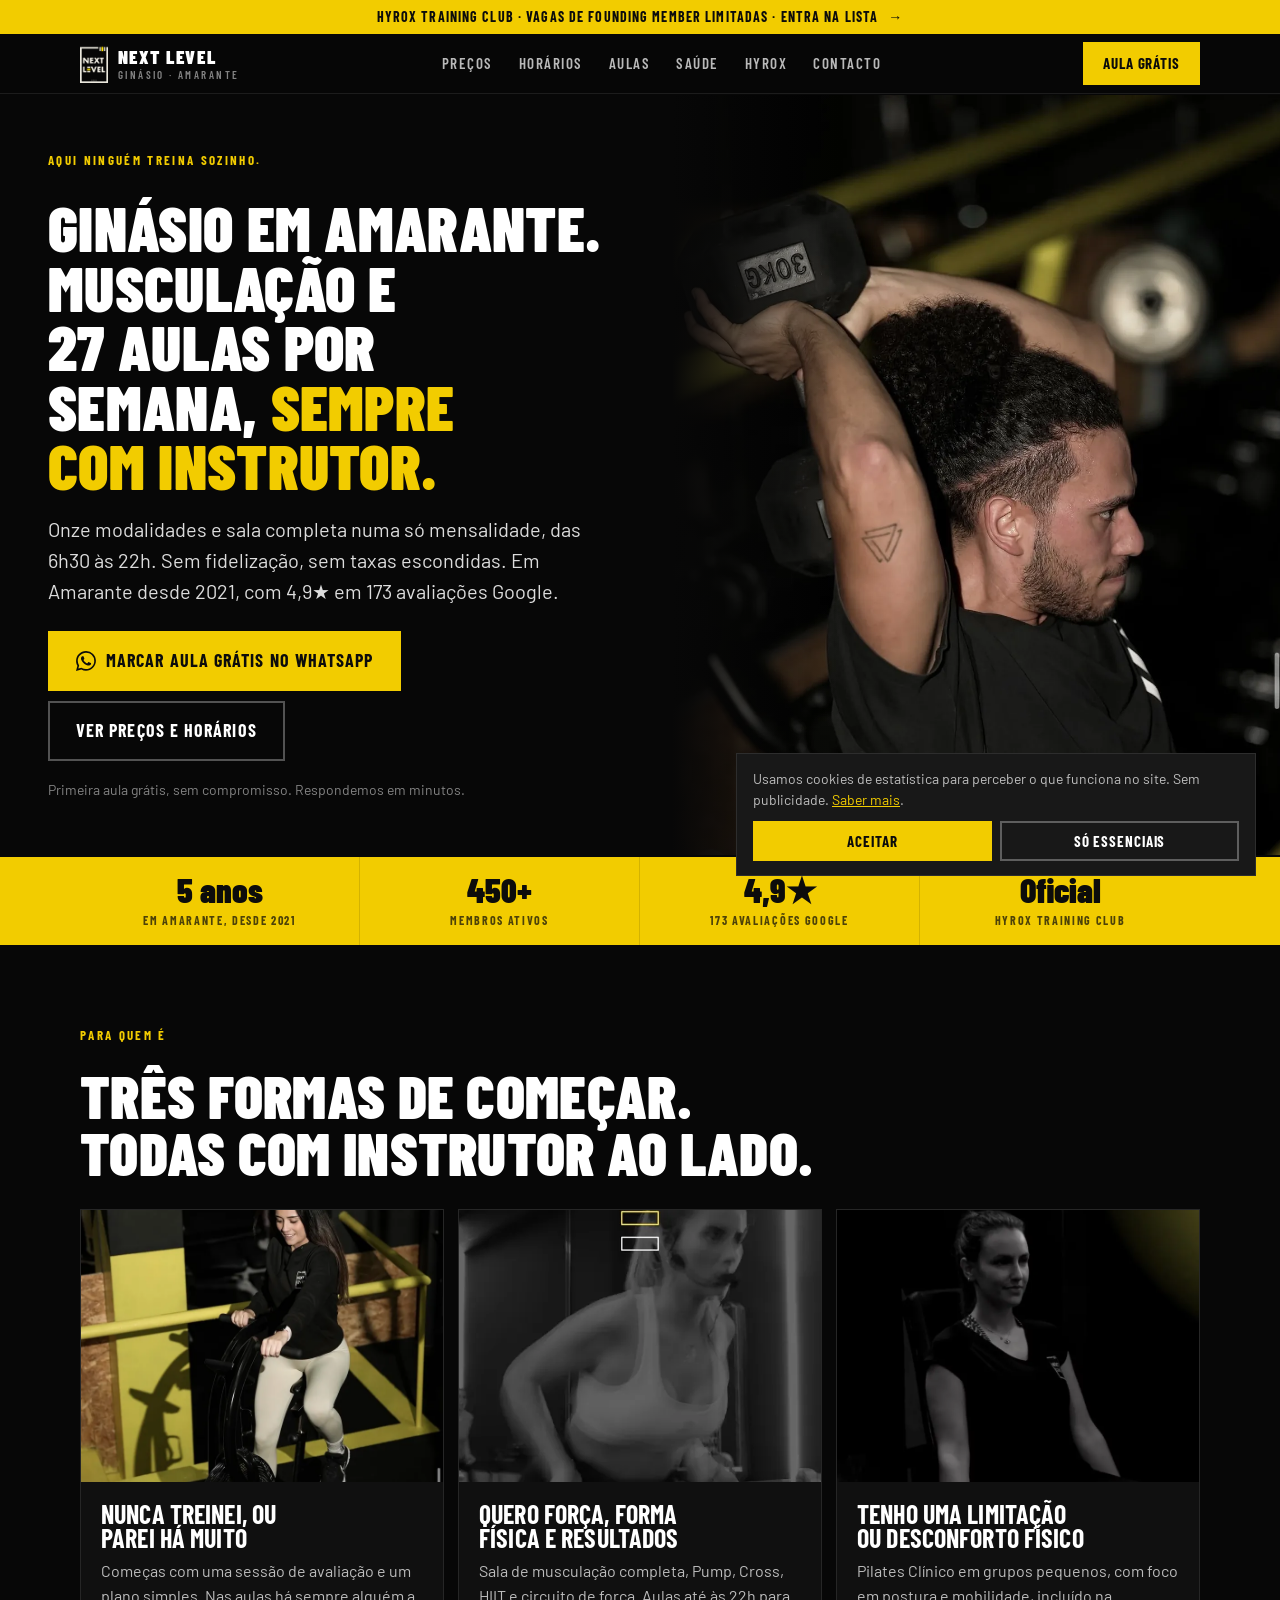
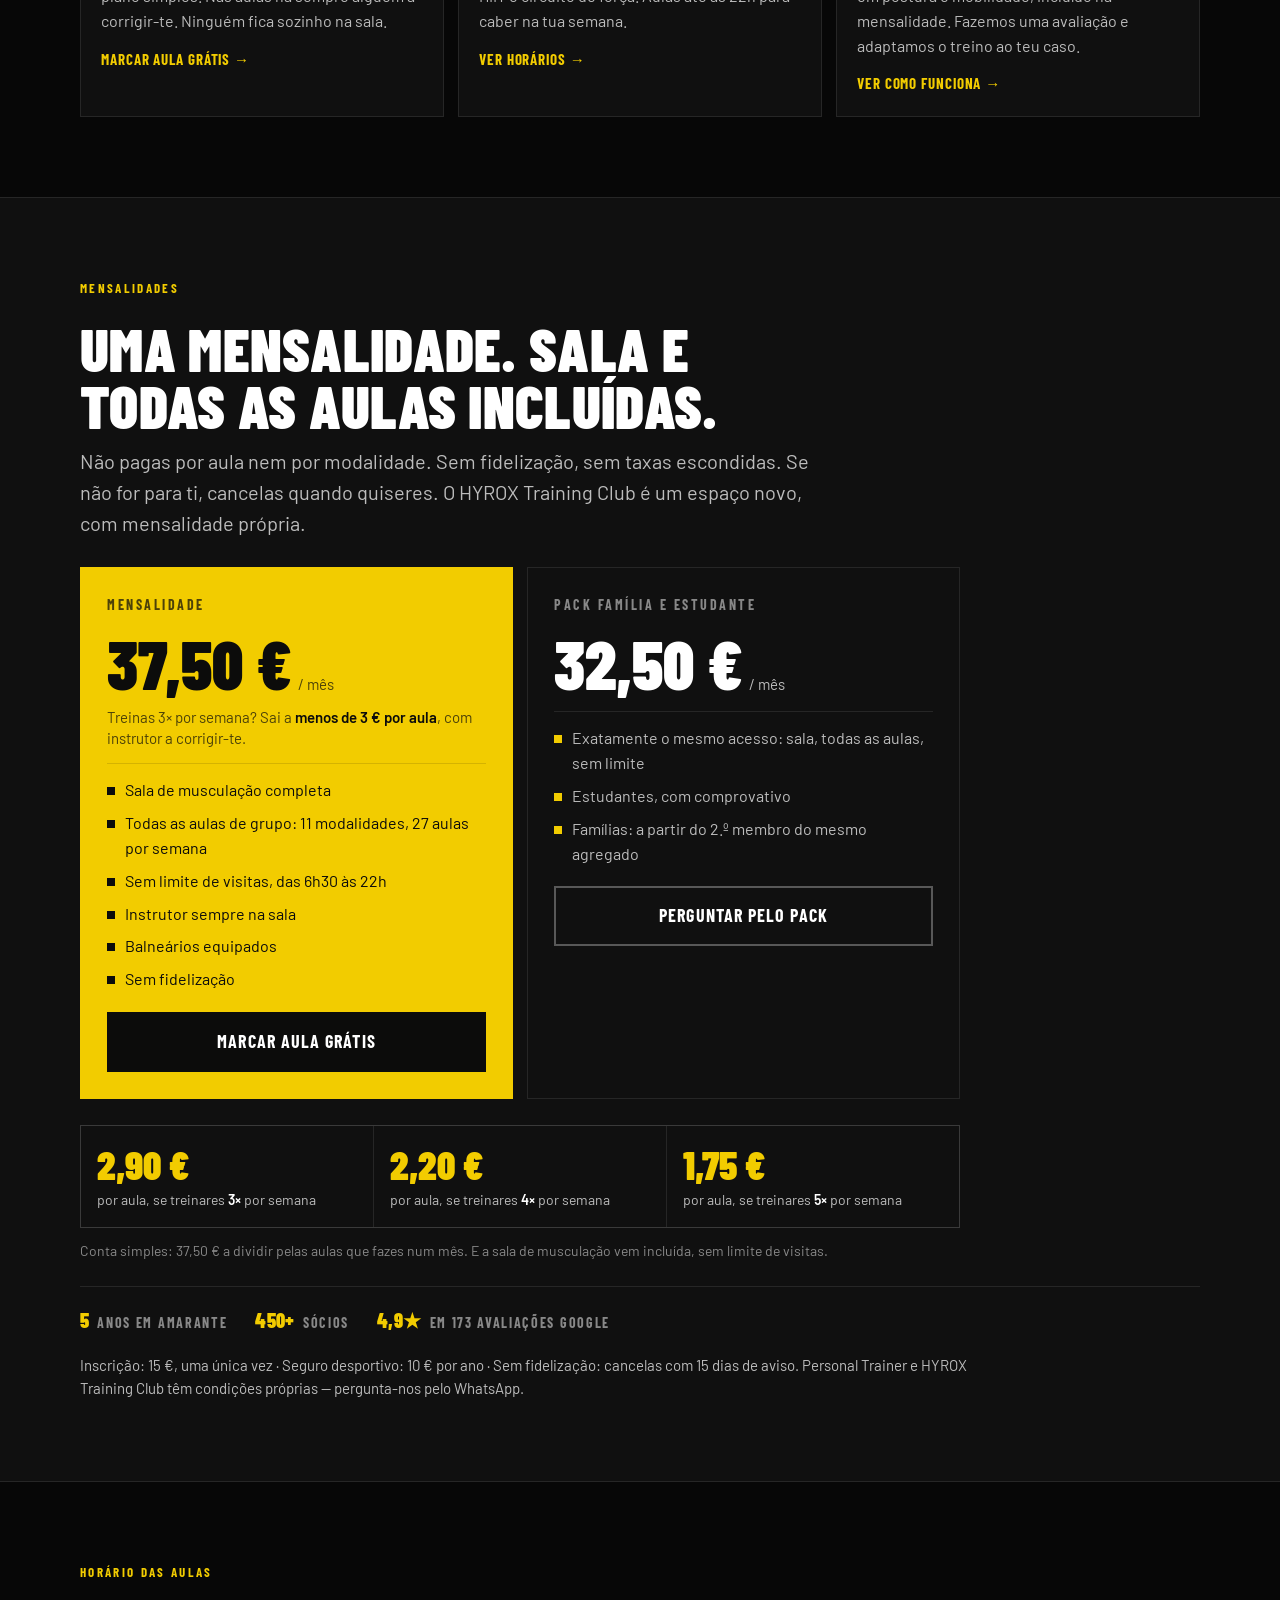
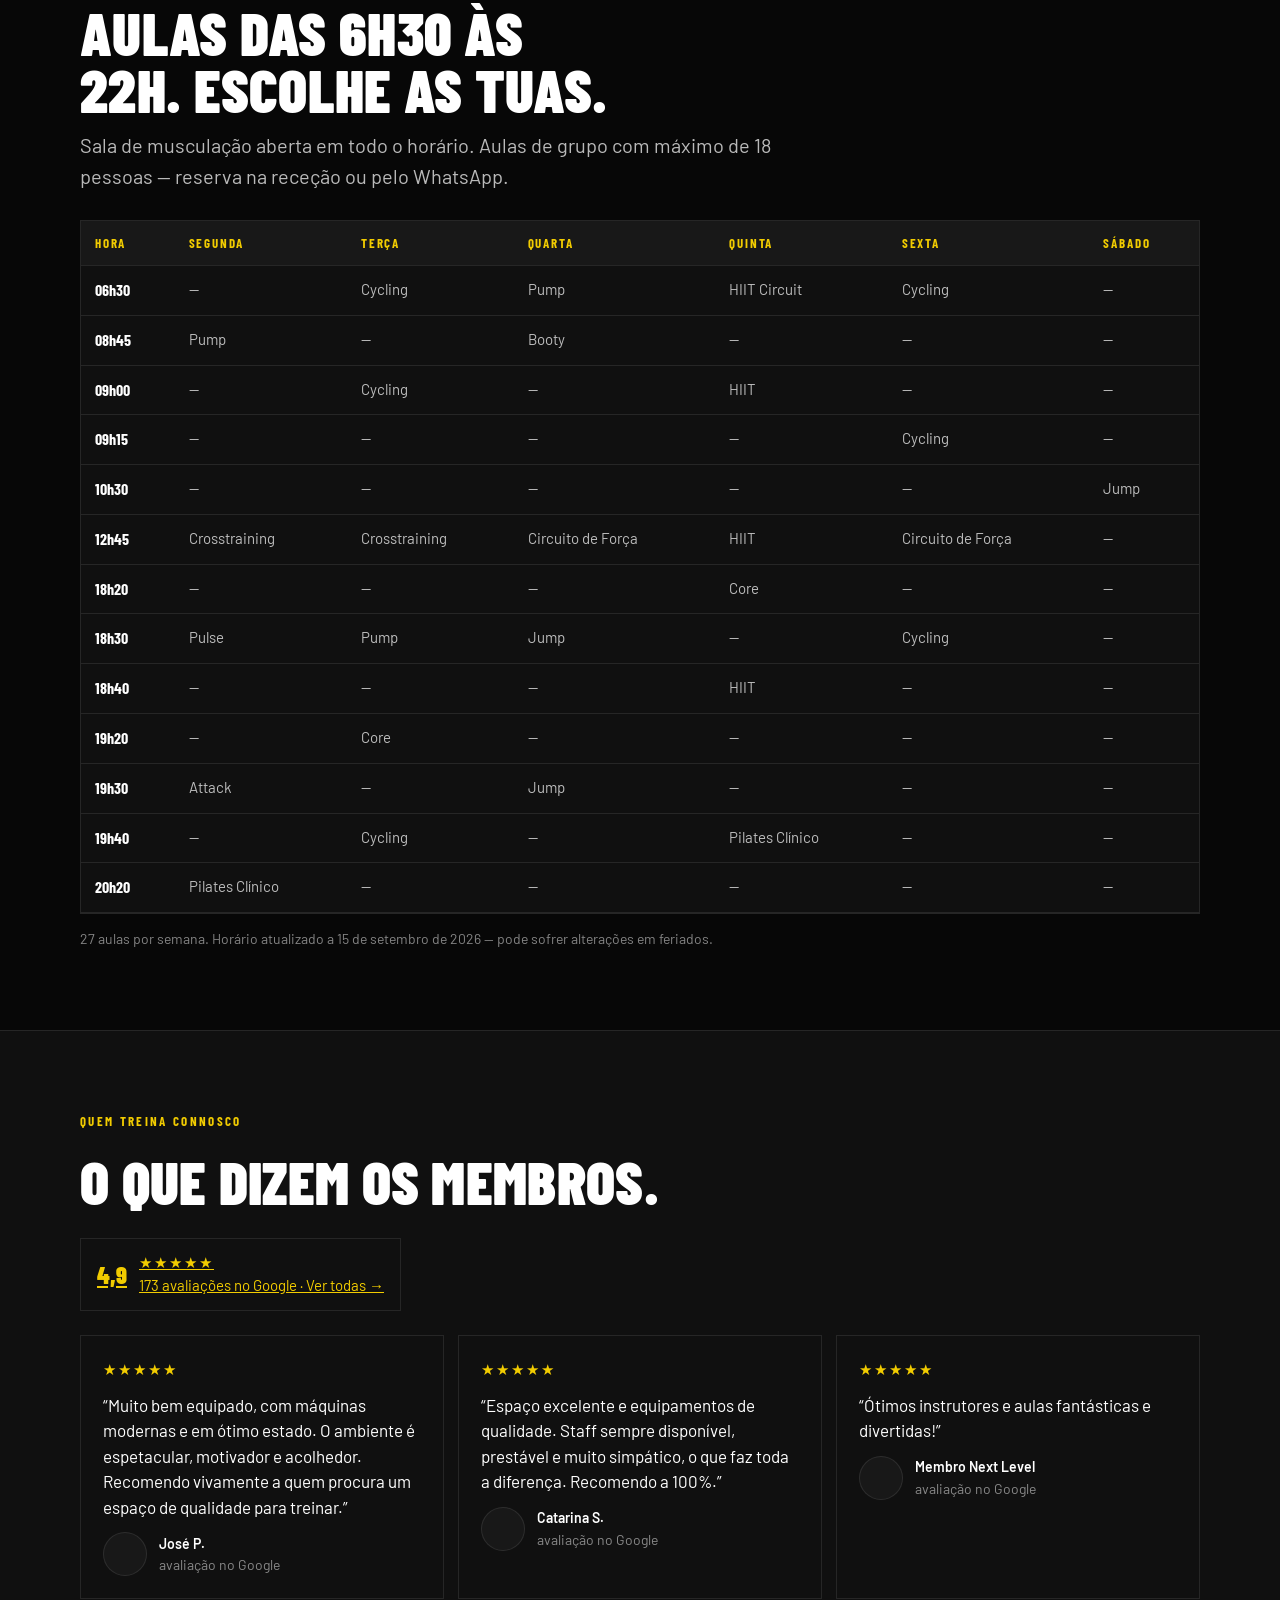
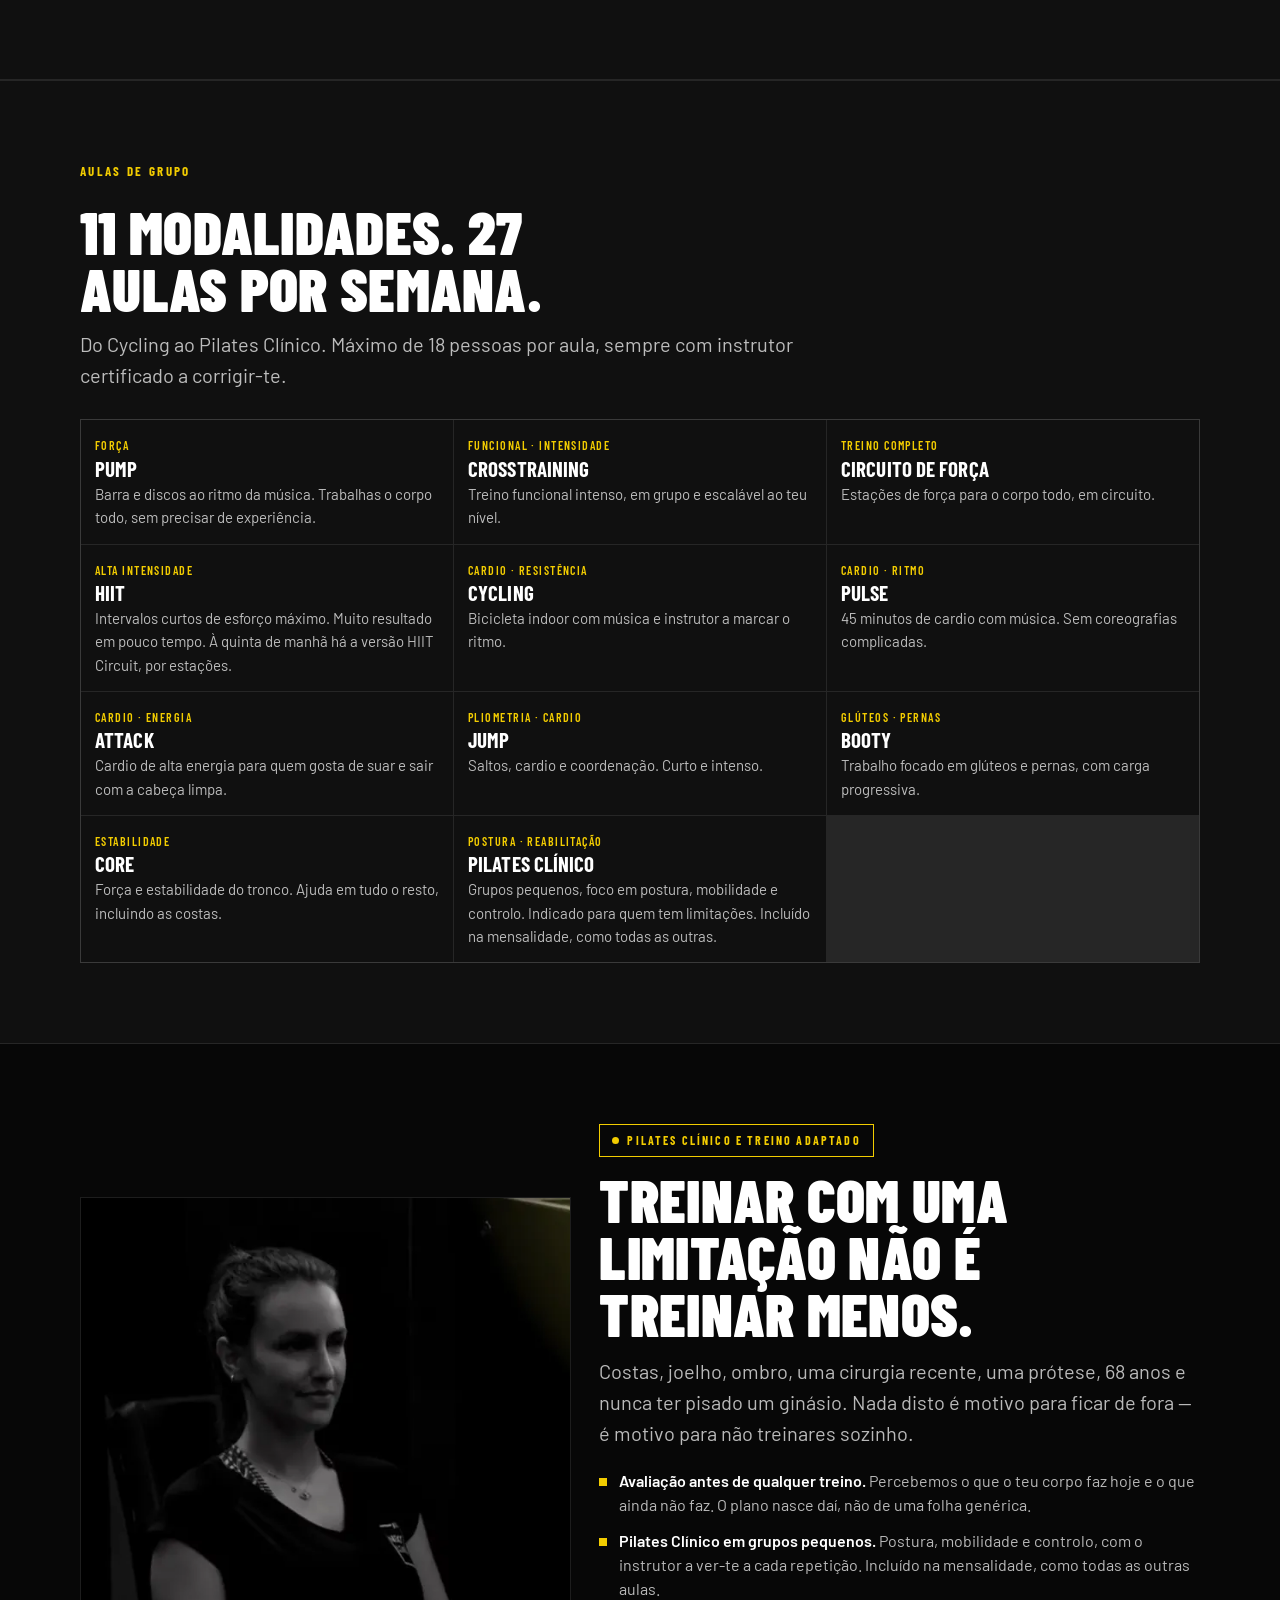
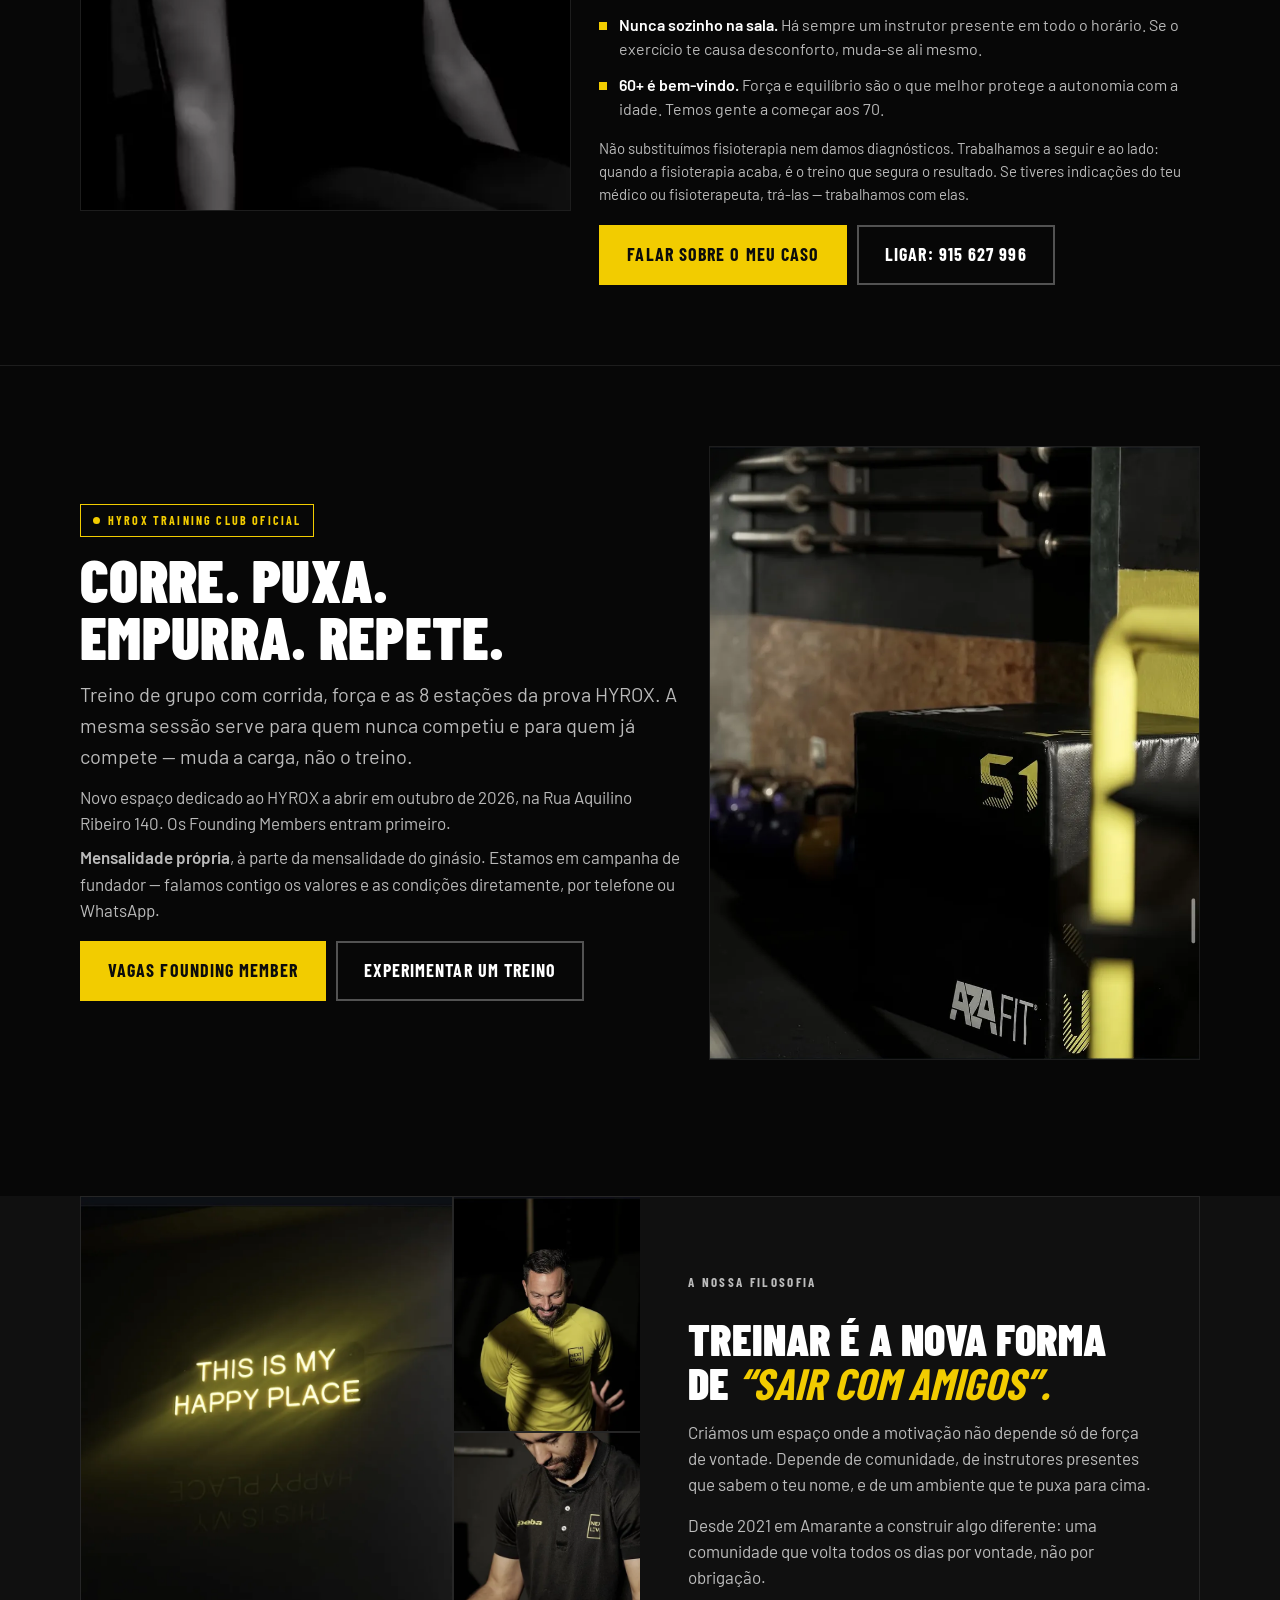
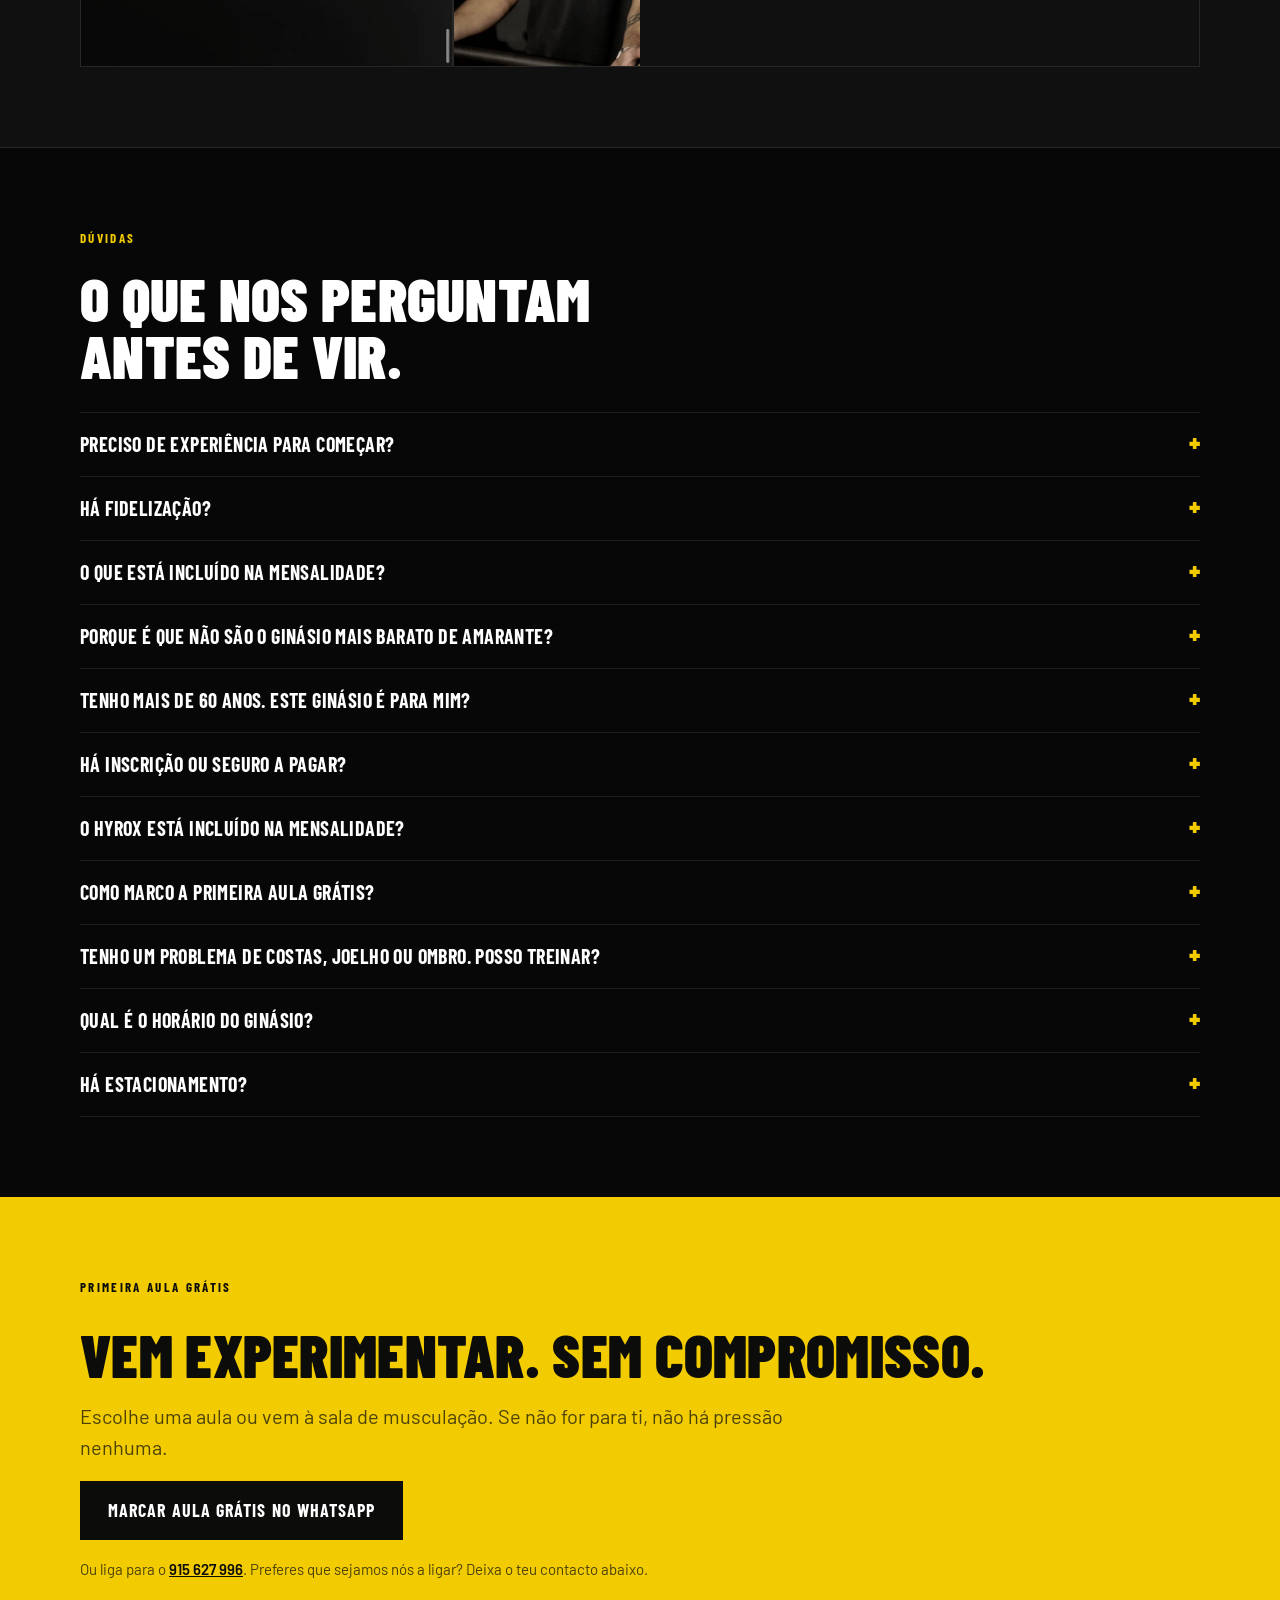
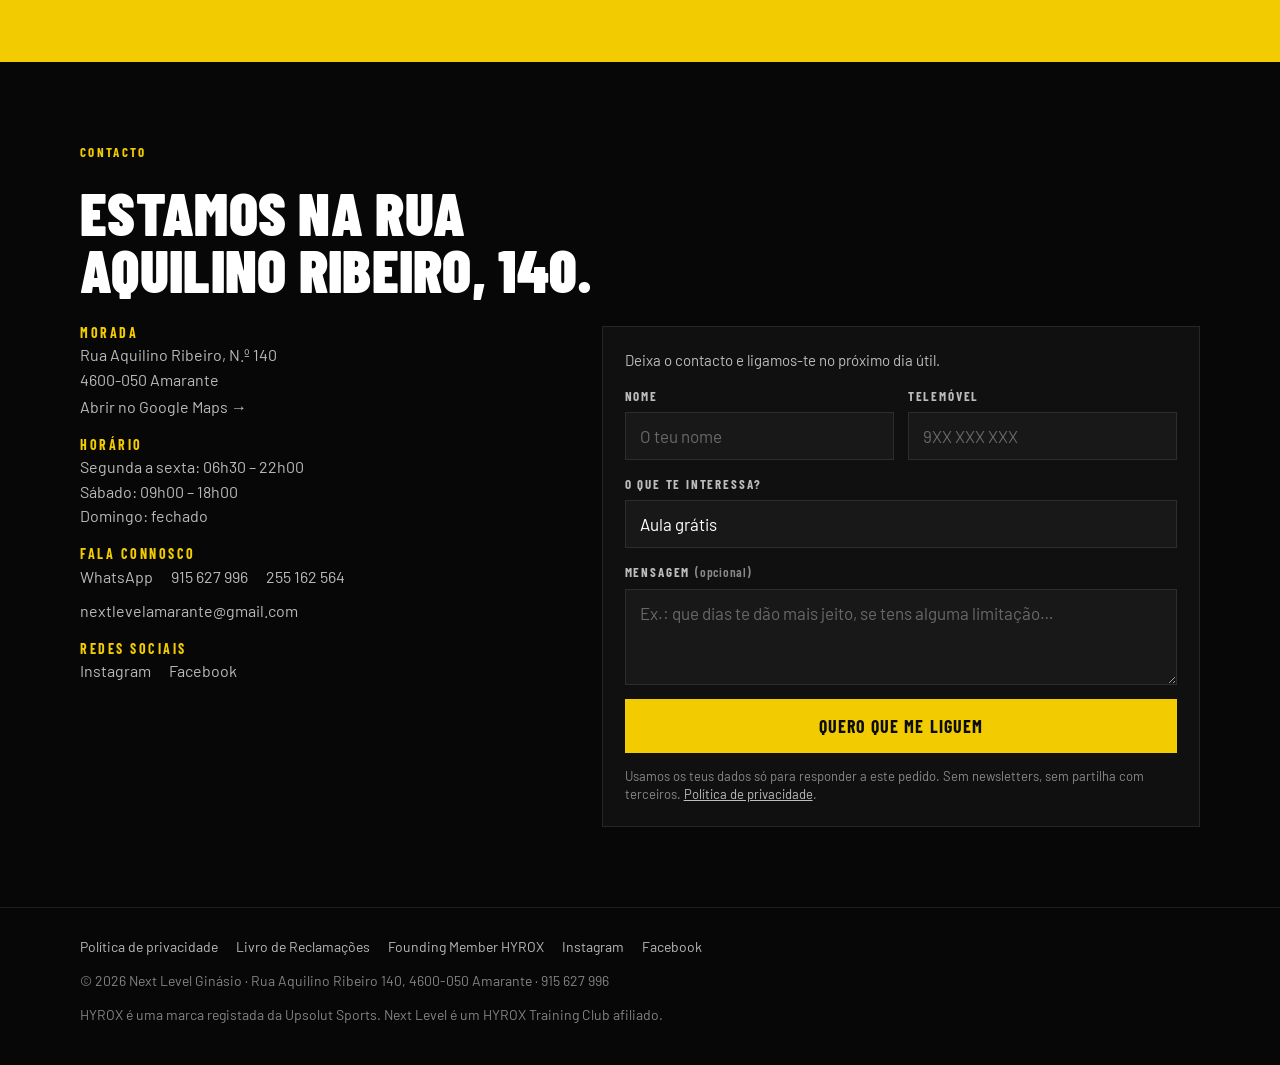
<file: index.html>
<!DOCTYPE html>
<html lang="pt-PT">
<head>
  <meta charset="UTF-8">
  <meta name="viewport" content="width=device-width, initial-scale=1">
  <title>Ginásio em Amarante · Next Level | 27 Aulas por Semana com Instrutor</title>
  <meta name="description" content="Ginásio em Amarante com sala de musculação e 27 aulas de grupo por semana, sempre com instrutor na sala, das 6h30 às 22h. Uma mensalidade de 37,50 €, sem fidelização. Pilates Clínico e treino adaptado incluídos. Primeira aula grátis pelo WhatsApp.">
  <link rel="canonical" href="https://www.nextlevelamarante.com/">
  <meta name="theme-color" content="#070707">

  <link rel="icon" href="/assets/favicon.svg" type="image/svg+xml">
  <link rel="icon" href="/assets/favicon-32.png" sizes="32x32" type="image/png">
  <link rel="apple-touch-icon" href="/assets/apple-touch-icon.png">

  <!-- Open Graph / partilhas em WhatsApp, Instagram, Facebook -->
  <meta property="og:type" content="website">
  <meta property="og:locale" content="pt_PT">
  <meta property="og:site_name" content="Next Level Ginásio · Amarante">
  <meta property="og:title" content="Next Level Ginásio · Amarante — 27 aulas por semana, sempre com instrutor">
  <meta property="og:description" content="Sala de musculação e 27 aulas de grupo por semana, das 6h30 às 22h, sempre com instrutor na sala. Sem fidelização. Primeira aula grátis.">
  <meta property="og:url" content="https://www.nextlevelamarante.com/">
  <meta property="og:image" content="https://www.nextlevelamarante.com/assets/og-home.jpg">
  <meta property="og:image:width" content="1200">
  <meta property="og:image:height" content="630">
  <meta name="twitter:card" content="summary_large_image">

  <link rel="preload" href="/assets/fonts/barlow-condensed-latin-900-normal.woff2" as="font" type="font/woff2" crossorigin>
  <link rel="preload" href="/assets/fonts/barlow-latin-400-normal.woff2" as="font" type="font/woff2" crossorigin>
  <link rel="stylesheet" href="/assets/site.css">

  <!-- Dados estruturados: ficha local + FAQ -->
  <script type="application/ld+json">
  {
    "@context": "https://schema.org",
    "@graph": [
      {
        "@type": ["HealthClub", "SportsActivityLocation"],
        "@id": "https://www.nextlevelamarante.com/#ginasio",
        "name": "Next Level Ginásio · Amarante",
        "url": "https://www.nextlevelamarante.com/",
        "image": "https://www.nextlevelamarante.com/assets/og-home.jpg",
        "logo": "https://www.nextlevelamarante.com/assets/logo-dark.png",
        "telephone": "+351915627996",
        "email": "nextlevelamarante@gmail.com",
        "address": {
          "@type": "PostalAddress",
          "streetAddress": "Rua Aquilino Ribeiro, N.º 140",
          "postalCode": "4600-050",
          "addressLocality": "Amarante",
          "addressRegion": "Porto",
          "addressCountry": "PT"
        },
        "openingHoursSpecification": [
          { "@type": "OpeningHoursSpecification", "dayOfWeek": ["Monday","Tuesday","Wednesday","Thursday","Friday"], "opens": "06:30", "closes": "22:00" },
          { "@type": "OpeningHoursSpecification", "dayOfWeek": "Saturday", "opens": "09:00", "closes": "18:00" }
        ],
        "sameAs": [
          "https://www.instagram.com/nextlevelamarante",
          "https://www.facebook.com/nextlevelamarante",
          "https://maps.google.com/?cid=4631913486239764551"
        ],
        "foundingDate": "2021-06-04",
        "priceRange": "32,50 € – 37,50 € / mês",
        "aggregateRating": { "@type": "AggregateRating", "ratingValue": "4.9", "reviewCount": "173" },
        "amenityFeature": [
          { "@type": "LocationFeatureSpecification", "name": "Sala de musculação", "value": true },
          { "@type": "LocationFeatureSpecification", "name": "Aulas de grupo", "value": true },
          { "@type": "LocationFeatureSpecification", "name": "Pilates Clínico", "value": true },
          { "@type": "LocationFeatureSpecification", "name": "Personal Trainer", "value": true },
          { "@type": "LocationFeatureSpecification", "name": "HYROX Training Club", "value": true }
        ]
      },
      {
        "@type": "FAQPage",
        "mainEntity": [
          { "@type": "Question", "name": "Preciso de experiência para começar?", "acceptedAnswer": { "@type": "Answer", "text": "Não. A maioria das pessoas começa do zero. A primeira aula é grátis, sem compromisso, e há sempre instrutor na sala." } },
          { "@type": "Question", "name": "Há fidelização?", "acceptedAnswer": { "@type": "Answer", "text": "Não. A mensalidade é mês a mês, sem contratos de permanência." } },
          { "@type": "Question", "name": "O que está incluído na mensalidade?", "acceptedAnswer": { "@type": "Answer", "text": "Sala de musculação e todas as aulas de grupo — 11 modalidades, 27 aulas por semana — sem limite de visitas, por 37,50 €/mês (32,50 € no pack família e estudante). O Pilates Clínico é uma dessas aulas e está incluído. Personal Trainer e HYROX Training Club têm condições próprias." } },
          { "@type": "Question", "name": "Como marco a primeira aula grátis?", "acceptedAnswer": { "@type": "Answer", "text": "Manda mensagem no WhatsApp para o 915 627 996 com o dia que preferes. Respondemos em minutos durante o horário de funcionamento." } },
          { "@type": "Question", "name": "Porque é que não são o ginásio mais barato de Amarante?", "acceptedAnswer": { "@type": "Answer", "text": "Porque há instrutor na sala em todo o horário e 27 aulas por semana com professor a corrigir. Isso são pessoas, e pessoas custam dinheiro. Há ginásios mais baratos em Amarante e não fingimos o contrário: se procuras só uma sala com máquinas para treinar sozinho, essa é uma escolha legítima. Aqui pagas por acompanhamento. Se treinares 3 vezes por semana, a mensalidade dá menos de 3 € por aula com instrutor." } },
          { "@type": "Question", "name": "Tenho mais de 60 anos. Este ginásio é para mim?", "acceptedAnswer": { "@type": "Answer", "text": "Sim. Temos membros a começar depois dos 60 e dos 70. Começa-se sempre por uma avaliação, com um plano ajustado ao teu caso, e há instrutor presente em todas as sessões. O Pilates Clínico, em grupos pequenos, costuma ser o melhor ponto de partida e está incluído na mensalidade." } }
        ]
      }
    ]
  }
  </script>
</head>
<body class="has-announce has-sticky">

<!-- Ligação para saltar a navegação (acessibilidade) -->
<a class="sr-only" href="#conteudo">Saltar para o conteúdo</a>

<!-- ═══ BARRA DE CAMPANHA — Founding Member HYROX ═══ -->
<a id="announce" href="/founders/">
  <span class="long">HYROX Training Club · Vagas de Founding Member limitadas · Entra na lista</span>
  <span class="short">HYROX · Vagas Founding Member</span>
  <span aria-hidden="true">→</span>
</a>

<!-- ═══ HEADER ═══ -->
<header class="site-header">
  <div class="wrap">
    <a class="brand" href="#top" aria-label="Next Level Ginásio — início">
      <img src="/assets/logo-light.png" width="264" height="360" alt="">
      <span class="word">Next Level<small>Ginásio · Amarante</small></span>
    </a>
    <nav class="nav-links" aria-label="Principal">
      <a href="#precos">Preços</a>
      <a href="#horarios">Horários</a>
      <a href="#aulas">Aulas</a>
      <a href="#saude">Saúde</a>
      <a href="#hyrox">HYROX</a>
      <a href="#contacto">Contacto</a>
    </nav>
    <a class="btn btn-y header-cta" href="https://wa.me/351915627996?text=Ol%C3%A1!%20Quero%20marcar%20uma%20aula%20gr%C3%A1tis%20no%20Next%20Level." target="_blank" rel="noopener" data-track="whatsapp_header">Aula grátis</a>
    <button class="ham" id="ham" aria-label="Abrir menu" aria-expanded="false" aria-controls="mobile-menu">
      <svg viewBox="0 0 24 24" fill="none" stroke="currentColor" stroke-width="2" stroke-linecap="round" aria-hidden="true"><path d="M4 7h16M4 12h16M4 17h16"/></svg>
    </button>
  </div>
</header>
<nav class="mobile-menu" id="mobile-menu" aria-label="Menu">
  <a href="#precos">Preços</a>
  <a href="#horarios">Horários</a>
  <a href="#aulas">Aulas</a>
  <a href="#saude">Saúde</a>
  <a href="#hyrox">HYROX</a>
  <a href="#contacto">Contacto</a>
  <a class="btn btn-y" href="https://wa.me/351915627996?text=Ol%C3%A1!%20Quero%20marcar%20uma%20aula%20gr%C3%A1tis%20no%20Next%20Level." target="_blank" rel="noopener" data-track="whatsapp_menu">Marcar aula grátis no WhatsApp</a>
</nav>

<main class="page" id="top">

<!-- ═══ HERO ═══ -->
<section class="hero" id="conteudo" style="padding:0">
  <div class="hero-media">
    <picture>
      <source media="(max-width: 959px)" srcset="/assets/hero-sm.webp">
      <img src="/assets/hero.webp" width="1100" height="1359" alt="Membro do Next Level a treinar com halteres na sala de musculação em Amarante" fetchpriority="high" decoding="async">
    </picture>
  </div>
  <div class="wrap hero-content">
    <p class="eyebrow">Aqui ninguém treina sozinho.</p>
    <h1>Ginásio em Amarante. Musculação e 27 aulas por semana, <span class="y">sempre com instrutor.</span></h1>
    <p class="lede">Onze modalidades e sala completa numa só mensalidade, das 6h30 às 22h. Sem fidelização, sem taxas escondidas. Em Amarante desde 2021, com 4,9★ em 173 avaliações Google.</p>
    <div class="hero-ctas">
      <a class="btn btn-y" href="https://wa.me/351915627996?text=Ol%C3%A1!%20Quero%20marcar%20uma%20aula%20gr%C3%A1tis%20no%20Next%20Level." target="_blank" rel="noopener" data-track="whatsapp_hero">
        <svg viewBox="0 0 24 24" aria-hidden="true"><path fill="currentColor" d="M20.5 3.5A11.9 11.9 0 0 0 12 0C5.4 0 .1 5.3.1 11.9c0 2.1.5 4.1 1.6 5.9L0 24l6.4-1.7a11.9 11.9 0 0 0 5.6 1.4c6.6 0 11.9-5.3 11.9-11.9 0-3.2-1.2-6.2-3.4-8.3zM12 21.7c-1.8 0-3.5-.5-5-1.4l-.4-.2-3.8 1 1-3.7-.2-.4a9.8 9.8 0 0 1-1.5-5.2C2.1 6.4 6.5 2 12 2c2.6 0 5.1 1 7 2.9a9.8 9.8 0 0 1 2.9 7c0 5.4-4.4 9.8-9.9 9.8zm5.4-7.4c-.3-.1-1.8-.9-2-1-.3-.1-.5-.1-.7.1-.2.3-.8 1-.9 1.2-.2.2-.3.2-.6.1-.3-.1-1.3-.5-2.4-1.5-.9-.8-1.5-1.8-1.7-2.1-.2-.3 0-.5.1-.6l.5-.6c.1-.2.2-.3.3-.5.1-.2 0-.4 0-.5l-.9-2.2c-.2-.6-.5-.5-.7-.5h-.6c-.2 0-.5.1-.8.4-.3.3-1 1-1 2.5s1.1 2.9 1.2 3.1c.1.2 2.1 3.2 5.1 4.5.7.3 1.3.5 1.7.6.7.2 1.4.2 1.9.1.6-.1 1.8-.7 2-1.4.2-.7.2-1.3.2-1.4-.1-.2-.3-.2-.6-.4z"/></svg>
        Marcar aula grátis no WhatsApp
      </a>
      <a class="btn btn-ghost" href="#precos">Ver preços e horários</a>
    </div>
    <p class="hero-note">Primeira aula grátis, sem compromisso. Respondemos em minutos.</p>
  </div>
</section>

<!-- ═══ BARRA DE CONFIANÇA — substitui os valores entre [ ] por números reais ═══ -->
<div class="trust" aria-label="Em números">
  <div class="wrap">
    <div class="t"><div class="k">5 anos</div><div class="l">em Amarante, desde 2021</div></div>
    <div class="t"><div class="k">450+</div><div class="l">membros ativos</div></div>
    <div class="t"><div class="k">4,9★</div><div class="l">173 avaliações Google</div></div>
    <div class="t"><div class="k">Oficial</div><div class="l">HYROX Training Club</div></div>
  </div>
</div>

<!-- ═══ PARA QUEM É ═══ -->
<section id="para-quem">
  <div class="wrap">
    <div class="head">
      <p class="eyebrow">Para quem é</p>
      <h2>Três formas de começar. Todas com instrutor ao lado.</h2>
    </div>
    <div class="who">
      <article>
        <img src="/assets/comecar.webp" width="800" height="720" alt="Membro a treinar em bicicleta de ar no Next Level" loading="lazy" decoding="async">
        <div class="body">
          <h3>Nunca treinei, ou parei há muito</h3>
          <p>Começas com uma sessão de avaliação e um plano simples. Nas aulas há sempre alguém a corrigir-te. Ninguém fica sozinho na sala.</p>
          <a href="https://wa.me/351915627996?text=Ol%C3%A1!%20Nunca%20treinei%20e%20quero%20marcar%20uma%20aula%20gr%C3%A1tis." target="_blank" rel="noopener" data-track="whatsapp_quem_comecar">Marcar aula grátis →</a>
        </div>
      </article>
      <article>
        <img src="/assets/forca.webp" width="800" height="424" alt="Membro a treinar com sandbag no Next Level" loading="lazy" decoding="async">
        <div class="body">
          <h3>Quero força, forma física e resultados</h3>
          <p>Sala de musculação completa, Pump, Cross, HIIT e circuito de força. Aulas até às 22h para caber na tua semana.</p>
          <a href="#horarios">Ver horários →</a>
        </div>
      </article>
      <article>
        <img src="/assets/saude.webp" width="800" height="715" alt="Membro a treinar numa máquina de força no Next Level" loading="lazy" decoding="async">
        <div class="body">
          <h3>Tenho uma limitação ou desconforto físico</h3>
          <p>Pilates Clínico em grupos pequenos, com foco em postura e mobilidade, incluído na mensalidade. Fazemos uma avaliação e adaptamos o treino ao teu caso.</p>
          <a href="#saude">Ver como funciona →</a>
        </div>
      </article>
    </div>
  </div>
</section>

<!-- ═══ PREÇOS ═══ -->
<section class="alt" id="precos">
  <div class="wrap">
    <div class="head">
      <p class="eyebrow">Mensalidades</p>
      <h2>Uma mensalidade. Sala e todas as aulas incluídas.</h2>
      <p class="lede">Não pagas por aula nem por modalidade. Sem fidelização, sem taxas escondidas. Se não for para ti, cancelas quando quiseres. O HYROX Training Club é um espaço novo, com mensalidade própria.</p>
    </div>
    <div class="plans">
      <div class="plan hot">
        <div class="name">Mensalidade</div>
        <div class="price">37,50 €<small>/ mês</small></div>
        <p class="price-sub">Treinas 3× por semana? Sai a <b>menos de 3 € por aula</b>, com instrutor a corrigir-te.</p>
        <ul>
          <li>Sala de musculação completa</li>
          <li>Todas as aulas de grupo: 11 modalidades, 27 aulas por semana</li>
          <li>Sem limite de visitas, das 6h30 às 22h</li>
          <li>Instrutor sempre na sala</li>
          <li>Balneários equipados</li>
          <li>Sem fidelização</li>
        </ul>
        <a class="btn btn-ink" href="https://wa.me/351915627996?text=Ol%C3%A1!%20Quero%20marcar%20uma%20aula%20gr%C3%A1tis%20no%20Next%20Level." target="_blank" rel="noopener" data-track="whatsapp_plano">Marcar aula grátis</a>
      </div>
      <div class="plan">
        <div class="name">Pack Família e Estudante</div>
        <div class="price">32,50 €<small>/ mês</small></div>
        <ul>
          <li>Exatamente o mesmo acesso: sala, todas as aulas, sem limite</li>
          <li>Estudantes, com comprovativo</li>
          <li>Famílias: a partir do 2.º membro do mesmo agregado</li>
        </ul>
        <a class="btn btn-ghost" href="https://wa.me/351915627996?text=Ol%C3%A1!%20Quero%20saber%20mais%20sobre%20o%20pack%20fam%C3%ADlia%20e%20estudante." target="_blank" rel="noopener" data-track="whatsapp_plano_pack">Perguntar pelo pack</a>
      </div>
    </div>
    <div class="per-class" aria-label="Custo por aula consoante a frequência de treino">
      <div class="pc"><div class="n">2,90 €</div><div class="d">por aula, se treinares <b>3×</b> por semana</div></div>
      <div class="pc"><div class="n">2,20 €</div><div class="d">por aula, se treinares <b>4×</b> por semana</div></div>
      <div class="pc"><div class="n">1,75 €</div><div class="d">por aula, se treinares <b>5×</b> por semana</div></div>
    </div>
    <p class="per-class-note">Conta simples: 37,50 € a dividir pelas aulas que fazes num mês. E a sala de musculação vem incluída, sem limite de visitas.</p>

    <div class="proof-line">
      <span><b>5</b> anos em Amarante</span>
      <span><b>450+</b> sócios</span>
      <span><b>4,9★</b> em 173 avaliações Google</span>
    </div>

    <p class="plan-notes">Inscrição: 15 €, uma única vez · Seguro desportivo: 10 € por ano · Sem fidelização: cancelas com 15 dias de aviso. Personal Trainer e HYROX Training Club têm condições próprias — pergunta-nos pelo WhatsApp.</p>
  </div>
</section>

<!-- ═══ HORÁRIOS ═══ -->
<section id="horarios">
  <div class="wrap">
    <div class="head">
      <p class="eyebrow">Horário das aulas</p>
      <h2>Aulas das 6h30 às 22h. Escolhe as tuas.</h2>
      <p class="lede">Sala de musculação aberta em todo o horário. Aulas de grupo com máximo de 18 pessoas — reserva na receção ou pelo WhatsApp.</p>
    </div>
    <div class="table-wrap">
      <table class="sched">
            <caption class="sr-only">Horário semanal das aulas de grupo</caption>
            <thead>
              <tr><th scope="col">Hora</th><th scope="col">Segunda</th><th scope="col">Terça</th><th scope="col">Quarta</th><th scope="col">Quinta</th><th scope="col">Sexta</th><th scope="col">Sábado</th></tr>
            </thead>
            <tbody>
              <tr><td>06h30</td><td>—</td><td>Cycling</td><td>Pump</td><td>HIIT Circuit</td><td>Cycling</td><td>—</td></tr>
              <tr><td>08h45</td><td>Pump</td><td>—</td><td>Booty</td><td>—</td><td>—</td><td>—</td></tr>
              <tr><td>09h00</td><td>—</td><td>Cycling</td><td>—</td><td>HIIT</td><td>—</td><td>—</td></tr>
              <tr><td>09h15</td><td>—</td><td>—</td><td>—</td><td>—</td><td>Cycling</td><td>—</td></tr>
              <tr><td>10h30</td><td>—</td><td>—</td><td>—</td><td>—</td><td>—</td><td>Jump</td></tr>
              <tr><td>12h45</td><td>Crosstraining</td><td>Crosstraining</td><td>Circuito de Força</td><td>HIIT</td><td>Circuito de Força</td><td>—</td></tr>
              <tr><td>18h20</td><td>—</td><td>—</td><td>—</td><td>Core</td><td>—</td><td>—</td></tr>
              <tr><td>18h30</td><td>Pulse</td><td>Pump</td><td>Jump</td><td>—</td><td>Cycling</td><td>—</td></tr>
              <tr><td>18h40</td><td>—</td><td>—</td><td>—</td><td>HIIT</td><td>—</td><td>—</td></tr>
              <tr><td>19h20</td><td>—</td><td>Core</td><td>—</td><td>—</td><td>—</td><td>—</td></tr>
              <tr><td>19h30</td><td>Attack</td><td>—</td><td>Jump</td><td>—</td><td>—</td><td>—</td></tr>
              <tr><td>19h40</td><td>—</td><td>Cycling</td><td>—</td><td>Pilates Clínico</td><td>—</td><td>—</td></tr>
              <tr><td>20h20</td><td>Pilates Clínico</td><td>—</td><td>—</td><td>—</td><td>—</td><td>—</td></tr>
            </tbody>
          </table>
    </div>
    <p class="sched-note">27 aulas por semana. Horário atualizado a 15 de setembro de 2026 — pode sofrer alterações em feriados.</p>
  </div>
</section>

<!-- ═══ TESTEMUNHOS — não inventar: substitui pelos reais (nome, idade opcional, foto com autorização) ═══ -->
<section class="alt" id="testemunhos">
  <div class="wrap">
    <div class="head">
      <p class="eyebrow">Quem treina connosco</p>
      <h2>O que dizem os membros.</h2>
    </div>
    <a class="gbadge" href="https://maps.google.com/?cid=4631913486239764551" target="_blank" rel="noopener">
      <b>4,9</b>
      <span><span class="stars" aria-hidden="true">★★★★★</span><br>173 avaliações no Google · Ver todas →</span>
    </a>
    <div class="reviews">
      <article class="review">
        <div class="stars" aria-label="5 estrelas">★★★★★</div>
        <blockquote>“Muito bem equipado, com máquinas modernas e em ótimo estado. O ambiente é espetacular, motivador e acolhedor. Recomendo vivamente a quem procura um espaço de qualidade para treinar.”</blockquote>
        <div class="who-r"><div class="ph" aria-hidden="true"></div><div><b>José P.</b>avaliação no Google</div></div>
      </article>
      <article class="review">
        <div class="stars" aria-label="5 estrelas">★★★★★</div>
        <blockquote>“Espaço excelente e equipamentos de qualidade. Staff sempre disponível, prestável e muito simpático, o que faz toda a diferença. Recomendo a 100%.”</blockquote>
        <div class="who-r"><div class="ph" aria-hidden="true"></div><div><b>Catarina S.</b>avaliação no Google</div></div>
      </article>
      <article class="review">
        <div class="stars" aria-label="5 estrelas">★★★★★</div>
        <blockquote>“Ótimos instrutores e aulas fantásticas e divertidas!”</blockquote>
        <div class="who-r"><div class="ph" aria-hidden="true"></div><div><b>Membro Next Level</b>avaliação no Google</div></div>
      </article>
    </div>
  </div>
</section>

<!-- ═══ AULAS ═══ -->
<section class="alt" id="aulas">
  <div class="wrap">
    <div class="head">
      <p class="eyebrow">Aulas de grupo</p>
      <h2>11 modalidades. 27 aulas por semana.</h2>
      <p class="lede">Do Cycling ao Pilates Clínico. Máximo de 18 pessoas por aula, sempre com instrutor certificado a corrigir-te.</p>
    </div>
    <div class="classes">
      <div class="cls"><span class="tag">Força</span><h3>Pump</h3><p>Barra e discos ao ritmo da música. Trabalhas o corpo todo, sem precisar de experiência.</p></div>
      <div class="cls"><span class="tag">Funcional · Intensidade</span><h3>Crosstraining</h3><p>Treino funcional intenso, em grupo e escalável ao teu nível.</p></div>
      <div class="cls"><span class="tag">Treino completo</span><h3>Circuito de Força</h3><p>Estações de força para o corpo todo, em circuito.</p></div>
      <div class="cls"><span class="tag">Alta intensidade</span><h3>HIIT</h3><p>Intervalos curtos de esforço máximo. Muito resultado em pouco tempo. À quinta de manhã há a versão HIIT Circuit, por estações.</p></div>
      <div class="cls"><span class="tag">Cardio · Resistência</span><h3>Cycling</h3><p>Bicicleta indoor com música e instrutor a marcar o ritmo.</p></div>
      <div class="cls"><span class="tag">Cardio · Ritmo</span><h3>Pulse</h3><p>45 minutos de cardio com música. Sem coreografias complicadas.</p></div>
      <div class="cls"><span class="tag">Cardio · Energia</span><h3>Attack</h3><p>Cardio de alta energia para quem gosta de suar e sair com a cabeça limpa.</p></div>
      <div class="cls"><span class="tag">Pliometria · Cardio</span><h3>Jump</h3><p>Saltos, cardio e coordenação. Curto e intenso.</p></div>
      <div class="cls"><span class="tag">Glúteos · Pernas</span><h3>Booty</h3><p>Trabalho focado em glúteos e pernas, com carga progressiva.</p></div>
      <div class="cls"><span class="tag">Estabilidade</span><h3>Core</h3><p>Força e estabilidade do tronco. Ajuda em tudo o resto, incluindo as costas.</p></div>
      <div class="cls"><span class="tag">Postura · Reabilitação</span><h3>Pilates Clínico</h3><p>Grupos pequenos, foco em postura, mobilidade e controlo. Indicado para quem tem limitações. Incluído na mensalidade, como todas as outras.</p></div>
    </div>
  </div>
</section>

<!-- ═══ SAÚDE · PILATES CLÍNICO E TREINO ADAPTADO ═══ -->
<section id="saude">
  <div class="wrap saude-grid">
    <img src="/assets/saude.webp" width="800" height="715" alt="Membro do Next Level a treinar numa máquina de força com apoio do instrutor" loading="lazy" decoding="async">
    <div>
      <span class="badge">Pilates Clínico e treino adaptado</span>
      <h2>Treinar com uma limitação não é treinar menos.</h2>
      <p class="lede" style="margin-top:14px">Costas, joelho, ombro, uma cirurgia recente, uma prótese, 68 anos e nunca ter pisado um ginásio. Nada disto é motivo para ficar de fora — é motivo para não treinares sozinho.</p>
      <ul class="saude-list">
        <li><span><b>Avaliação antes de qualquer treino.</b> Percebemos o que o teu corpo faz hoje e o que ainda não faz. O plano nasce daí, não de uma folha genérica.</span></li>
        <li><span><b>Pilates Clínico em grupos pequenos.</b> Postura, mobilidade e controlo, com o instrutor a ver-te a cada repetição. Incluído na mensalidade, como todas as outras aulas.</span></li>
        <li><span><b>Nunca sozinho na sala.</b> Há sempre um instrutor presente em todo o horário. Se o exercício te causa desconforto, muda-se ali mesmo.</span></li>
        <li><span><b>60+ é bem-vindo.</b> Força e equilíbrio são o que melhor protege a autonomia com a idade. Temos gente a começar aos 70.</span></li>
      </ul>
      <p class="muted" style="margin-top:16px;font-size:15px">Não substituímos fisioterapia nem damos diagnósticos. Trabalhamos a seguir e ao lado: quando a fisioterapia acaba, é o treino que segura o resultado. Se tiveres indicações do teu médico ou fisioterapeuta, trá-las — trabalhamos com elas.</p>
      <div class="ctas">
        <a class="btn btn-y" href="https://wa.me/351915627996?text=Ol%C3%A1!%20Tenho%20uma%20limita%C3%A7%C3%A3o%20f%C3%ADsica%20e%20queria%20saber%20se%20posso%20treinar%20convosco." target="_blank" rel="noopener" data-track="whatsapp_saude">Falar sobre o meu caso</a>
        <a class="btn btn-ghost" href="tel:+351915627996">Ligar: 915 627 996</a>
      </div>
    </div>
  </div>
</section>

<!-- ═══ HYROX ═══ -->
<section id="hyrox" class="sep">
  <div class="wrap hyrox-grid">
    <div>
      <span class="badge">HYROX Training Club oficial</span>
      <h2>Corre. Puxa. Empurra. Repete.</h2>
      <p class="lede" style="margin-top:14px">Treino de grupo com corrida, força e as 8 estações da prova HYROX. A mesma sessão serve para quem nunca competiu e para quem já compete — muda a carga, não o treino.</p>
      <p class="muted" style="margin-top:12px">Novo espaço dedicado ao HYROX a abrir em outubro de 2026, na Rua Aquilino Ribeiro 140. Os Founding Members entram primeiro.</p>
      <p class="muted" style="margin-top:8px"><b>Mensalidade própria</b>, à parte da mensalidade do ginásio. Estamos em campanha de fundador — falamos contigo os valores e as condições diretamente, por telefone ou WhatsApp.</p>
      <div class="ctas">
        <a class="btn btn-y" href="/founders/" data-hyrox-link data-track="founders_home">Vagas Founding Member</a>
        <a class="btn btn-ghost" href="https://wa.me/351915627996?text=Ol%C3%A1!%20Quero%20experimentar%20um%20treino%20HYROX." target="_blank" rel="noopener" data-track="whatsapp_hyrox">Experimentar um treino</a>
      </div>
    </div>
    <img src="/assets/hyrox.webp" width="900" height="1135" alt="Zona de treino funcional do Next Level com plyo box e kettlebells" loading="lazy" decoding="async">
  </div>
</section>

<!-- ═══ COMUNIDADE ═══ -->
<section class="alt" id="comunidade" style="padding-top:0;border-top:0">
  <div class="wrap community" style="margin-top:56px">
    <div class="gallery">
      <img src="/assets/happy-place.webp" width="900" height="1138" alt="Letreiro néon 'This is my happy place' no Next Level" loading="lazy" decoding="async">
      <img src="/assets/equipa-2.webp" width="600" height="649" alt="Instrutor do Next Level a sorrir na sala de treino" loading="lazy" decoding="async">
      <img src="/assets/equipa-1.webp" width="600" height="592" alt="Instrutor do Next Level a preparar uma barra" loading="lazy" decoding="async">
    </div>
    <div class="text">
      <p class="eyebrow">A nossa filosofia</p>
      <blockquote>Treinar é a nova forma de <em>“sair com amigos”.</em></blockquote>
      <p>Criámos um espaço onde a motivação não depende só de força de vontade. Depende de comunidade, de instrutores presentes que sabem o teu nome, e de um ambiente que te puxa para cima.</p>
      <p>Desde 2021 em Amarante a construir algo diferente: uma comunidade que volta todos os dias por vontade, não por obrigação.</p>
    </div>
  </div>
</section>

<!-- ═══ FAQ — confirma as respostas marcadas com [ ] ═══ -->
<section id="faq">
  <div class="wrap">
    <div class="head">
      <p class="eyebrow">Dúvidas</p>
      <h2>O que nos perguntam antes de vir.</h2>
    </div>
    <details><summary>Preciso de experiência para começar?</summary><p>Não. A maioria das pessoas começa do zero. A primeira aula é grátis, sem compromisso, e há sempre instrutor na sala para te orientar.</p></details>
    <details><summary>Há fidelização?</summary><p>Não. A mensalidade é mês a mês. Cancelas com 15 dias de aviso, sem penalizações.</p></details>
    <details><summary>O que está incluído na mensalidade?</summary><p>Sala de musculação e todas as aulas de grupo — 11 modalidades, 27 aulas por semana — sem limite de visitas, por 37,50 €/mês (32,50 € no pack família e estudante). O Pilates Clínico é uma dessas aulas e está incluído. Personal Trainer e HYROX Training Club têm condições próprias.</p></details>
    <details><summary>Porque é que não são o ginásio mais barato de Amarante?</summary><p>Porque há instrutor na sala em todo o horário e 27 aulas por semana com professor a corrigir. Isso são pessoas, e pessoas custam dinheiro.</p><p>Há ginásios mais baratos em Amarante e não fingimos o contrário. Se o que procuras é uma sala com máquinas para treinares sozinho ao teu ritmo, essa é uma escolha legítima e não vamos tentar convencer-te do contrário. Aqui pagas por acompanhamento: alguém que te corrige a técnica, aulas com hora marcada que te fazem aparecer nos dias em que não apetece, e uma avaliação a sério se tiveres uma limitação.</p><p>Em números: se treinares 3 vezes por semana, os 37,50 € dão <b>menos de 3 € por aula com instrutor</b>. Vê a <a href="#precos">conta completa aqui</a>.</p></details>
    <details><summary>Tenho mais de 60 anos. Este ginásio é para mim?</summary><p>É. Temos membros a começar depois dos 60 e dos 70, e nenhum deles começou a treinar antes disso. Começa-se sempre por uma avaliação e um plano à medida, com instrutor presente em todas as sessões. O Pilates Clínico, em grupos pequenos, costuma ser o melhor ponto de partida — e está incluído na mensalidade. <a href="#saude">Saber mais →</a></p></details>
    <details><summary>Há inscrição ou seguro a pagar?</summary><p>Sim, e dizemos os valores: 15 € de inscrição, uma única vez, e 10 € de seguro desportivo por ano. Não há mais nada a pagar além da mensalidade.</p></details>
    <details><summary>O HYROX está incluído na mensalidade?</summary><p>Não. O HYROX Training Club é um espaço novo, com mensalidade própria. Estamos em campanha de fundador, por isso falamos os valores diretamente contigo — manda mensagem no WhatsApp para o 915 627 996.</p></details>
    <details><summary>Como marco a primeira aula grátis?</summary><p>Manda mensagem no WhatsApp para o 915 627 996 com o dia e a aula que preferes. Respondemos em minutos durante o horário de funcionamento. Também podes ligar ou passar pela receção.</p></details>
    <details><summary>Tenho um problema de costas, joelho ou ombro. Posso treinar?</summary><p>Na maioria dos casos, sim, com uma avaliação inicial. Temos Pilates Clínico e instrutores com experiência em adaptar o treino a limitações. Diz-nos o teu caso na primeira conversa.</p></details>
    <details><summary>Qual é o horário do ginásio?</summary><p>Segunda a sexta das 6h30 às 22h, sábado das 9h às 18h. Domingo estamos fechados. O horário das aulas está <a href="#horarios">aqui</a>.</p></details>
    <details><summary>Há estacionamento?</summary><p>Estacionamento na rua (gratuito)</p></details>
  </div>
</section>

<!-- ═══ CTA FINAL ═══ -->
<section class="on-y final" id="aula-gratis">
  <div class="wrap">
    <p class="eyebrow">Primeira aula grátis</p>
    <h2>Vem experimentar. Sem compromisso.</h2>
    <p class="lede">Escolhe uma aula ou vem à sala de musculação. Se não for para ti, não há pressão nenhuma.</p>
    <a class="btn btn-ink" href="https://wa.me/351915627996?text=Ol%C3%A1!%20Quero%20marcar%20uma%20aula%20gr%C3%A1tis%20no%20Next%20Level." target="_blank" rel="noopener" data-track="whatsapp_final">Marcar aula grátis no WhatsApp</a>
    <p class="muted" style="font-size:15px">Ou liga para o <a href="tel:+351915627996" style="color:var(--ink);font-weight:600">915 627 996</a>. Preferes que sejamos nós a ligar? Deixa o teu contacto abaixo.</p>
  </div>
</section>

<!-- ═══ CONTACTO ═══ -->
<section id="contacto">
  <div class="wrap">
    <div class="head">
      <p class="eyebrow">Contacto</p>
      <h2>Estamos na Rua Aquilino Ribeiro, 140.</h2>
    </div>
    <div class="contact-grid">
      <div class="contact-info">
        <div>
          <h3>Morada</h3>
          <p>Rua Aquilino Ribeiro, N.º 140<br>4600-050 Amarante</p>
          <a href="https://maps.google.com/?cid=4631913486239764551" target="_blank" rel="noopener">Abrir no Google Maps →</a>
        </div>
        <div>
          <h3>Horário</h3>
          <p>Segunda a sexta: 06h30 – 22h00<br>Sábado: 09h00 – 18h00<br>Domingo: fechado</p>
        </div>
        <div>
          <h3>Fala connosco</h3>
          <div class="links">
            <a href="https://wa.me/351915627996" target="_blank" rel="noopener" data-track="whatsapp_contacto">WhatsApp</a>
            <a href="tel:+351915627996">915 627 996</a>
            <a href="tel:+351255162564">255 162 564</a>
            <a href="mailto:nextlevelamarante@gmail.com">nextlevelamarante@gmail.com</a>
          </div>
        </div>
        <div>
          <h3>Redes sociais</h3>
          <div class="links">
            <a href="https://www.instagram.com/nextlevelamarante" target="_blank" rel="noopener">Instagram</a>
            <a href="https://www.facebook.com/nextlevelamarante" target="_blank" rel="noopener">Facebook</a>
          </div>
        </div>
      </div>

      <div>
        <form class="contact" action="https://formspree.io/f/xzdwrydg" method="POST" id="form-contacto">
          <p class="muted" style="font-size:15px">Deixa o contacto e ligamos-te no próximo dia útil.</p>
          <div class="two">
            <div class="field"><label for="f-nome">Nome</label><input id="f-nome" name="nome" type="text" autocomplete="name" placeholder="O teu nome" required></div>
            <div class="field"><label for="f-tel">Telemóvel</label><input id="f-tel" name="telemovel" type="tel" inputmode="tel" autocomplete="tel" placeholder="9XX XXX XXX" required></div>
          </div>
          <div class="field">
            <label for="f-int">O que te interessa?</label>
            <select id="f-int" name="interesse">
              <option value="aula-gratis" selected>Aula grátis</option>
              <option value="socio">Tornar-me sócio</option>
              <option value="pilates">Pilates Clínico</option>
              <option value="personal">Personal Trainer</option>
              <option value="hyrox">HYROX Training Club</option>
              <option value="outro">Outra questão</option>
            </select>
          </div>
          <div class="field"><label for="f-msg">Mensagem <span class="opt">(opcional)</span></label><textarea id="f-msg" name="mensagem" placeholder="Ex.: que dias te dão mais jeito, se tens alguma limitação…"></textarea></div>
          <input type="text" name="_gotcha" style="display:none" tabindex="-1" autocomplete="off">
          <button class="btn btn-y btn-block" type="submit">Quero que me liguem</button>
          <p class="fine">Usamos os teus dados só para responder a este pedido. Sem newsletters, sem partilha com terceiros. <a href="/privacidade/">Política de privacidade</a>.</p>
        </form>
        <div class="success" id="form-ok" hidden>
          <p class="eyebrow" style="color:var(--wa)">Recebido</p>
          <h3>Obrigado. Ligamos-te no próximo dia útil.</h3>
          <p class="muted">Se preferires adiantar, <a href="https://wa.me/351915627996" target="_blank" rel="noopener">manda mensagem no WhatsApp</a>.</p>
        </div>
      </div>
    </div>
  </div>
</section>

</main>

<footer class="site-footer">
  <div class="wrap" style="display:grid;gap:12px">
    <div class="links">
      <a href="/privacidade/">Política de privacidade</a>
      <a href="https://www.livroreclamacoes.pt/" target="_blank" rel="noopener">Livro de Reclamações</a>
      <a href="/founders/">Founding Member HYROX</a>
      <a href="https://www.instagram.com/nextlevelamarante" target="_blank" rel="noopener">Instagram</a>
      <a href="https://www.facebook.com/nextlevelamarante" target="_blank" rel="noopener">Facebook</a>
    </div>
    <p>© <span id="ano">2026</span> Next Level Ginásio · Rua Aquilino Ribeiro 140, 4600-050 Amarante · 915 627 996</p>
    <p>HYROX é uma marca registada da Upsolut Sports. Next Level é um HYROX Training Club afiliado.</p>
  </div>
</footer>

<!-- ═══ BARRA FIXA MOBILE ═══ -->
<div class="sticky" id="sticky">
  <a class="btn btn-wa" href="https://wa.me/351915627996?text=Ol%C3%A1!%20Quero%20marcar%20uma%20aula%20gr%C3%A1tis%20no%20Next%20Level." target="_blank" rel="noopener" data-track="whatsapp_sticky">
    <svg viewBox="0 0 24 24" aria-hidden="true"><path fill="currentColor" d="M20.5 3.5A11.9 11.9 0 0 0 12 0C5.4 0 .1 5.3.1 11.9c0 2.1.5 4.1 1.6 5.9L0 24l6.4-1.7a11.9 11.9 0 0 0 5.6 1.4c6.6 0 11.9-5.3 11.9-11.9 0-3.2-1.2-6.2-3.4-8.3zM12 21.7c-1.8 0-3.5-.5-5-1.4l-.4-.2-3.8 1 1-3.7-.2-.4a9.8 9.8 0 0 1-1.5-5.2C2.1 6.4 6.5 2 12 2c2.6 0 5.1 1 7 2.9a9.8 9.8 0 0 1 2.9 7c0 5.4-4.4 9.8-9.9 9.8zm5.4-7.4c-.3-.1-1.8-.9-2-1-.3-.1-.5-.1-.7.1-.2.3-.8 1-.9 1.2-.2.2-.3.2-.6.1-.3-.1-1.3-.5-2.4-1.5-.9-.8-1.5-1.8-1.7-2.1-.2-.3 0-.5.1-.6l.5-.6c.1-.2.2-.3.3-.5.1-.2 0-.4 0-.5l-.9-2.2c-.2-.6-.5-.5-.7-.5h-.6c-.2 0-.5.1-.8.4-.3.3-1 1-1 2.5s1.1 2.9 1.2 3.1c.1.2 2.1 3.2 5.1 4.5.7.3 1.3.5 1.7.6.7.2 1.4.2 1.9.1.6-.1 1.8-.7 2-1.4.2-.7.2-1.3.2-1.4-.1-.2-.3-.2-.6-.4z"/></svg>
    Aula grátis
  </a>
  <a class="btn btn-ghost" href="#precos">Ver preços</a>
</div>

<!-- ═══ CONSENTIMENTO — carrega o GA4 só depois de aceitar. ═══ -->
<div class="consent" id="consent" hidden role="dialog" aria-label="Cookies">
  <p>Usamos cookies de estatística para perceber o que funciona no site. Sem publicidade. <a href="/privacidade/">Saber mais</a>.</p>
  <div class="row">
    <button class="btn btn-y" type="button" id="consent-ok">Aceitar</button>
    <button class="btn btn-ghost" type="button" id="consent-no">Só essenciais</button>
  </div>
</div>

<script>
(function(){
  var GA_ID = 'G-X3GQSYVLRH'; // ID do GA4 (propriedade nextlevelamarante.com)
  var GA_OK = /^G-[A-Z0-9]{6,}$/.test(GA_ID) && GA_ID.indexOf('XXXX') === -1;

  /* Ano do footer */
  document.getElementById('ano').textContent = new Date().getFullYear();

  /* Barra fixa: só aparece depois de passar o hero (evita duplicar o CTA na primeira dobra) */
  var sticky = document.getElementById('sticky');
  function onScroll(){ sticky.classList.toggle('show', window.scrollY > 480); }
  window.addEventListener('scroll', onScroll, { passive:true }); onScroll();

  /* Menu mobile */
  var ham = document.getElementById('ham'), menu = document.getElementById('mobile-menu');
  function setMenu(open){
    menu.classList.toggle('open', open);
    document.body.classList.toggle('menu-open', open);
    ham.setAttribute('aria-expanded', open ? 'true' : 'false');
    ham.setAttribute('aria-label', open ? 'Fechar menu' : 'Abrir menu');
  }
  ham.addEventListener('click', function(){ setMenu(!menu.classList.contains('open')); });
  menu.querySelectorAll('a').forEach(function(a){ a.addEventListener('click', function(){ setMenu(false); }); });
  document.addEventListener('keydown', function(e){ if (e.key === 'Escape') setMenu(false); });

  /* Formulário: envio sem sair da página */
  var form = document.getElementById('form-contacto'), ok = document.getElementById('form-ok');
  form.addEventListener('submit', function(e){
    e.preventDefault();
    var btn = form.querySelector('button[type=submit]'); btn.disabled = true; btn.textContent = 'A enviar…';
    fetch(form.action, { method:'POST', body:new FormData(form), headers:{ 'Accept':'application/json' } })
      .then(function(r){ if (!r.ok) throw new Error(); form.hidden = true; ok.hidden = false; ok.scrollIntoView({block:'center'}); track('form_contacto'); })
      .catch(function(){ btn.disabled = false; btn.textContent = 'Quero que me liguem'; alert('Não conseguimos enviar. Tenta pelo WhatsApp: 915 627 996'); });
  });

  /* Eventos de conversão (só contam se o GA4 estiver carregado) */
  function track(name){ if (window.gtag) gtag('event', name); }
  document.querySelectorAll('[data-track]').forEach(function(a){
    a.addEventListener('click', function(){ track(a.getAttribute('data-track')); });
  });

  /* Consentimento + GA4 */
  var consent = document.getElementById('consent'), choice = null;
  try { choice = localStorage.getItem('nl-consent'); } catch(err){}
  function loadGA(){
    if (!GA_OK) return; // sem ID configurado
    var s = document.createElement('script'); s.async = true; s.src = 'https://www.googletagmanager.com/gtag/js?id=' + GA_ID; document.head.appendChild(s);
    window.dataLayer = window.dataLayer || []; window.gtag = function(){ dataLayer.push(arguments); };
    gtag('js', new Date()); gtag('config', GA_ID, { anonymize_ip: true });
  }
  function decide(v){ try { localStorage.setItem('nl-consent', v); } catch(err){} consent.hidden = true; if (v === 'yes') loadGA(); }
  if (choice === 'yes') loadGA();
  else if (choice !== 'no' && GA_OK) consent.hidden = false;
  document.getElementById('consent-ok').addEventListener('click', function(){ decide('yes'); });
  document.getElementById('consent-no').addEventListener('click', function(){ decide('no'); });
})();
</script>
</body>
</html>
</file>
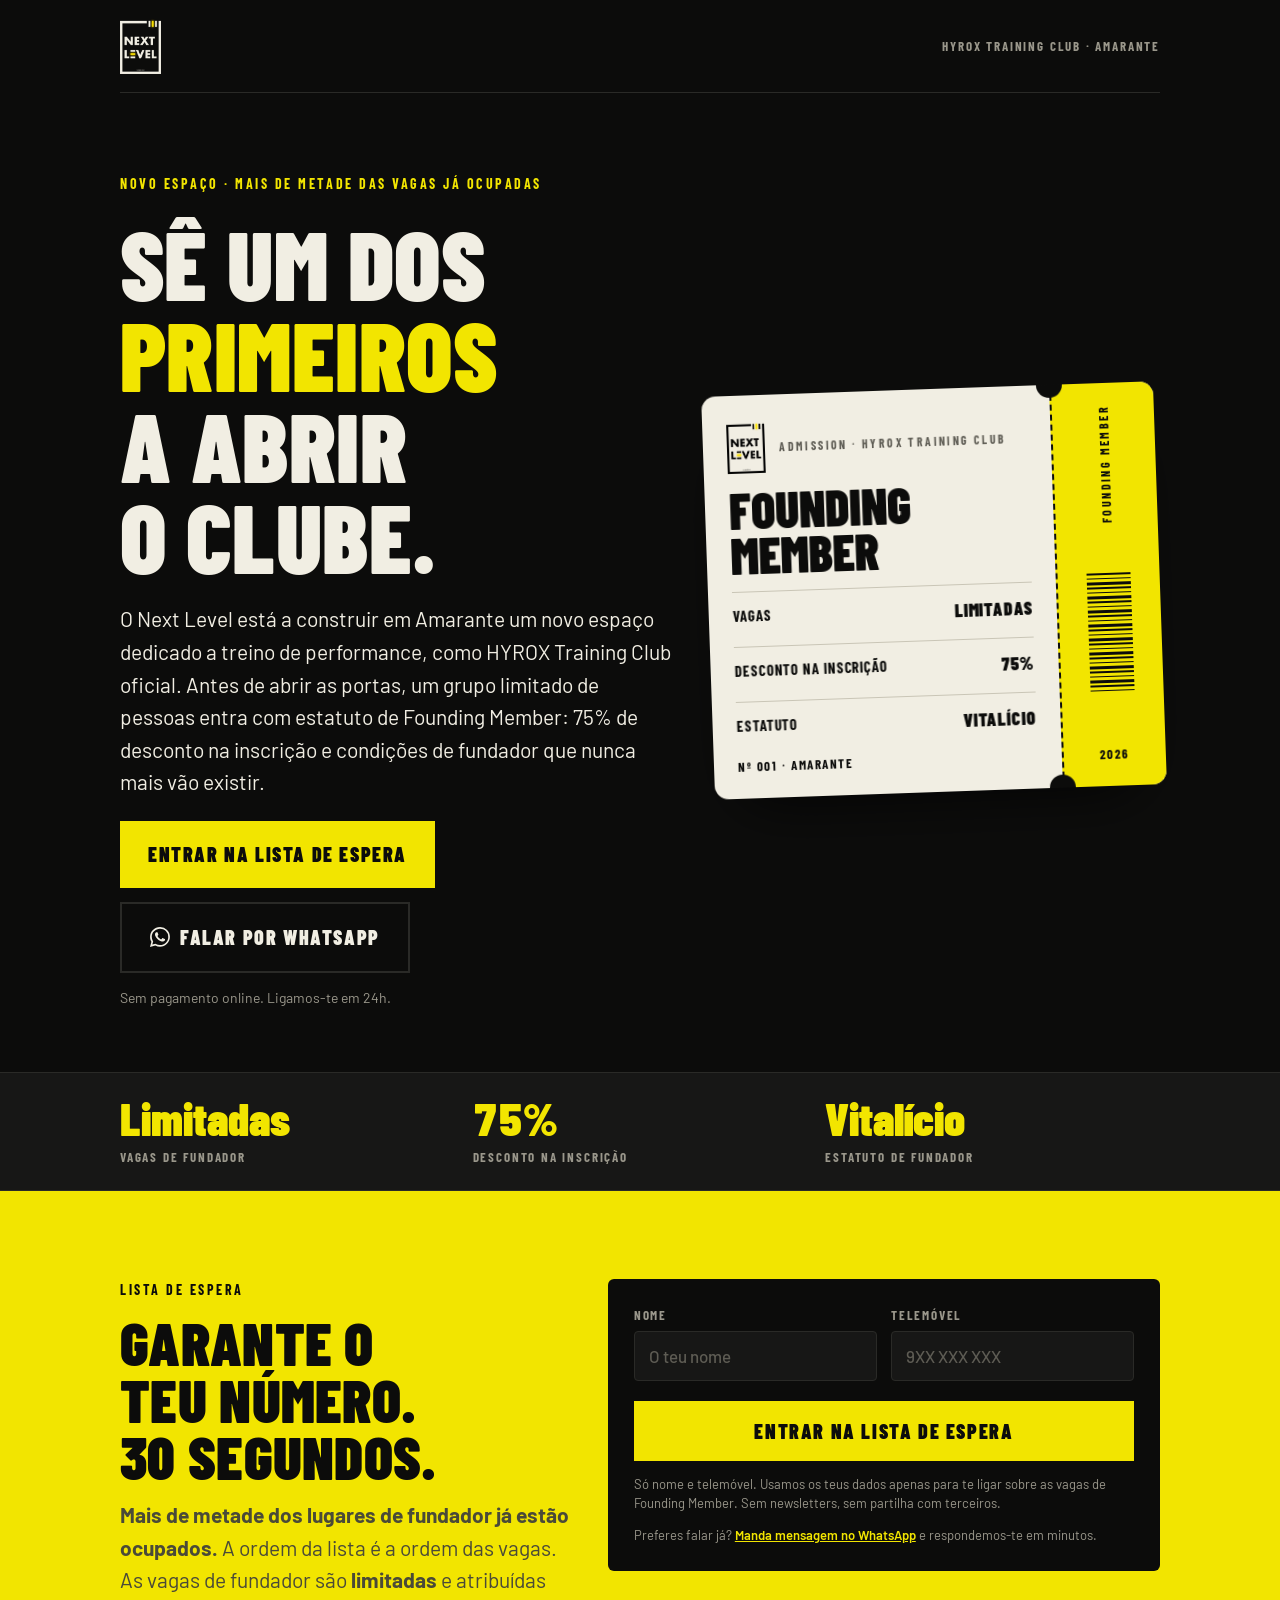
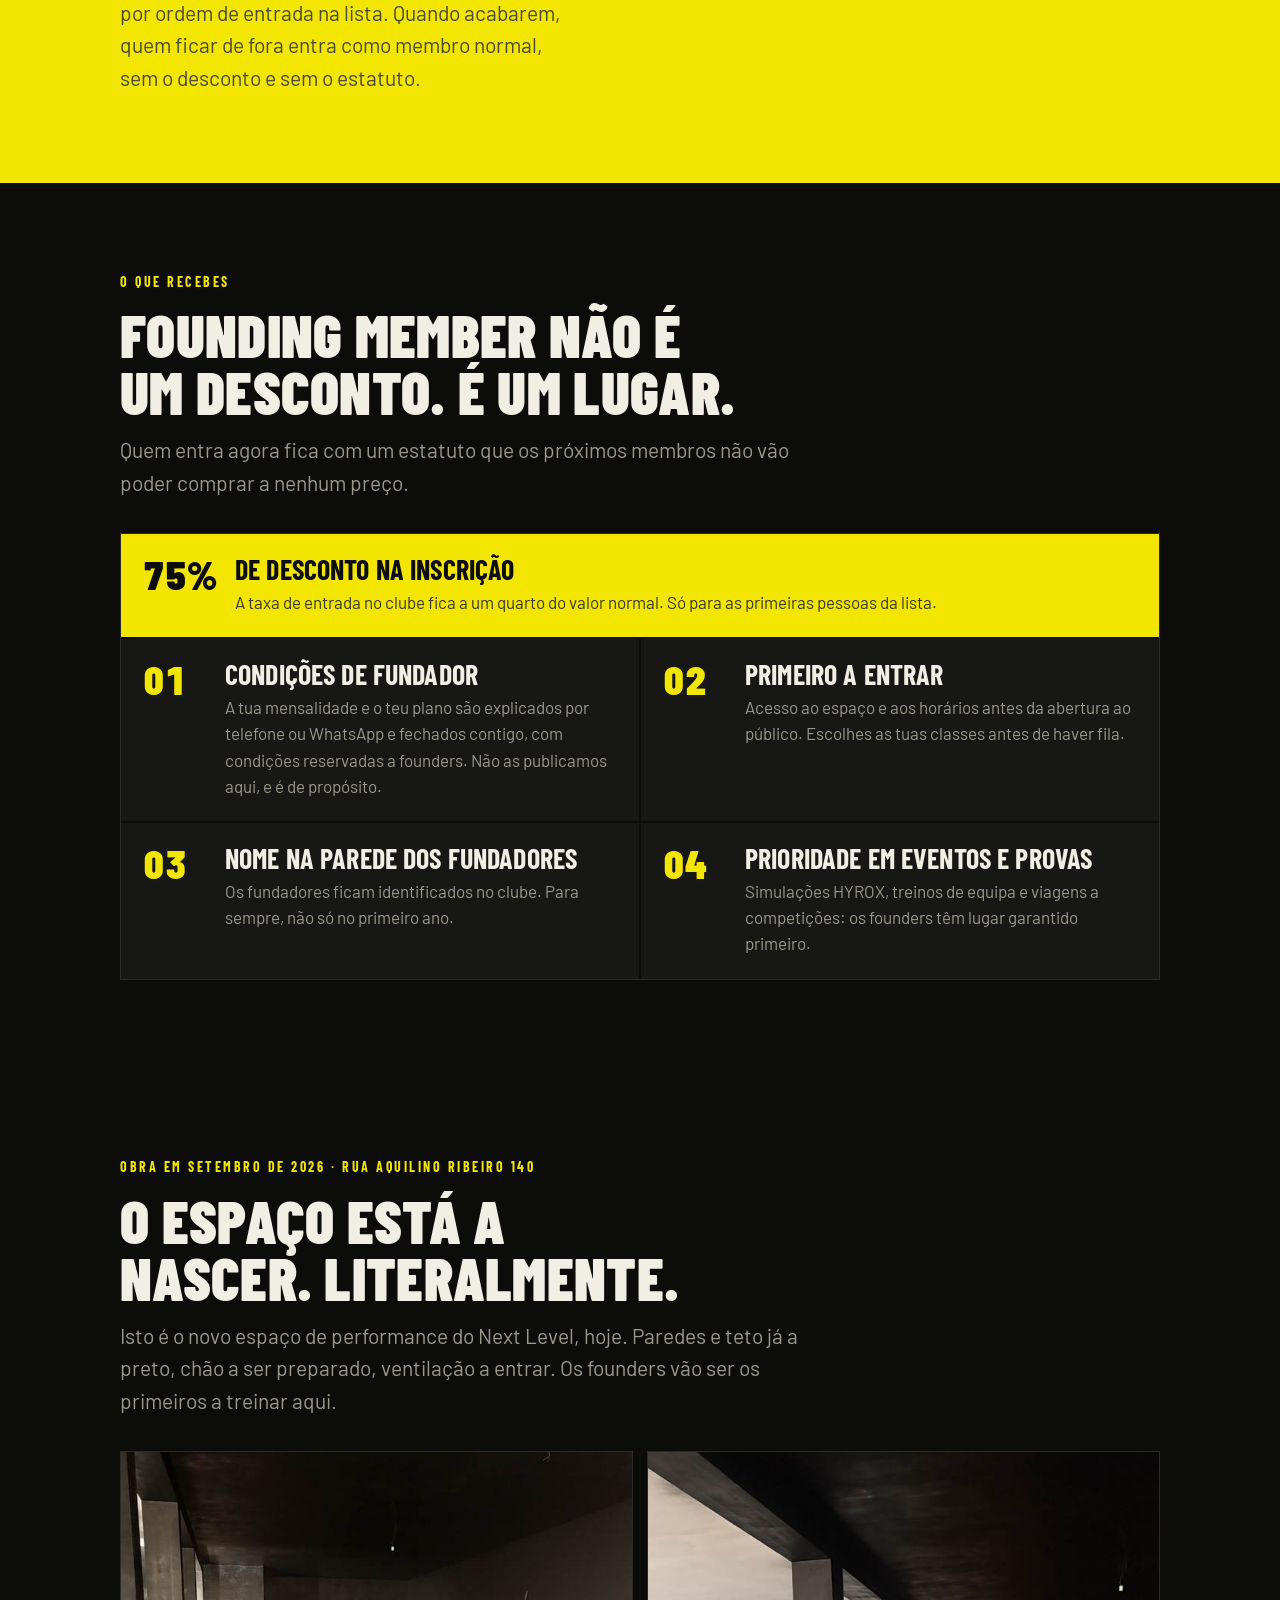
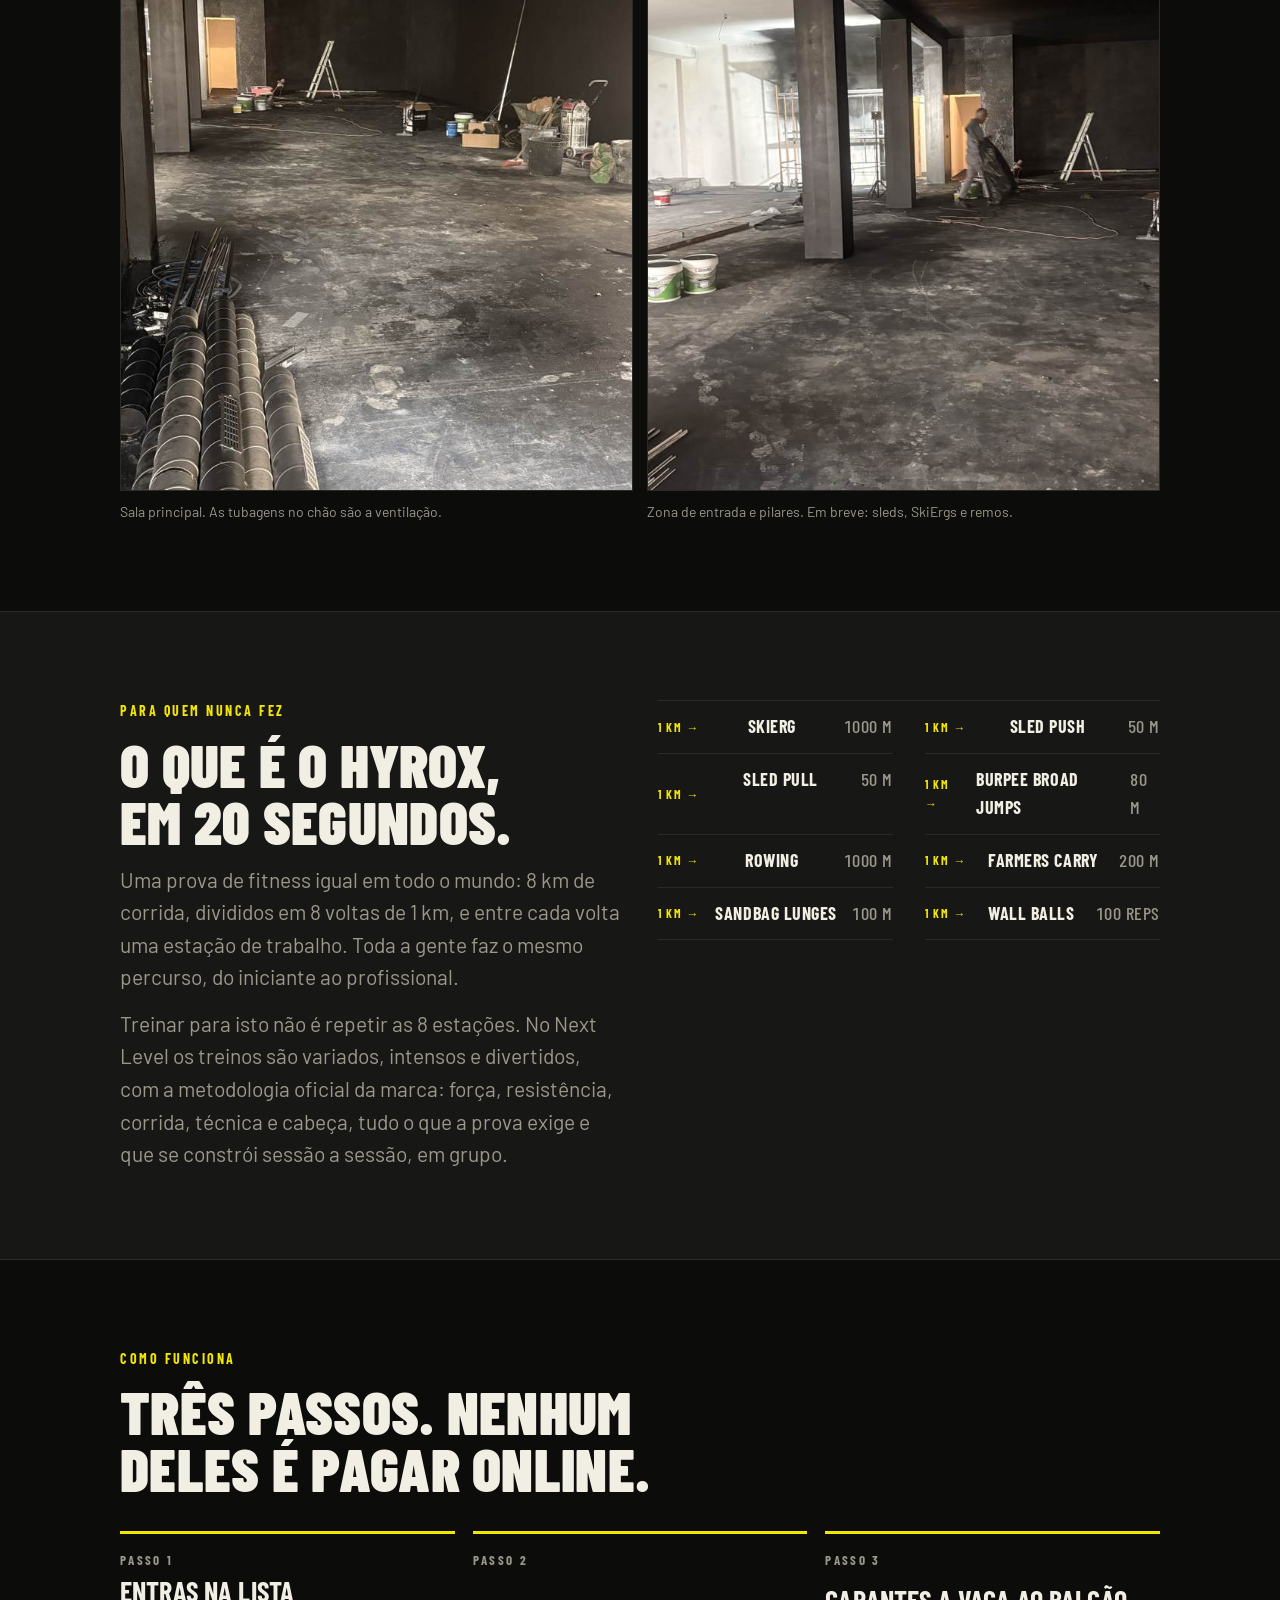
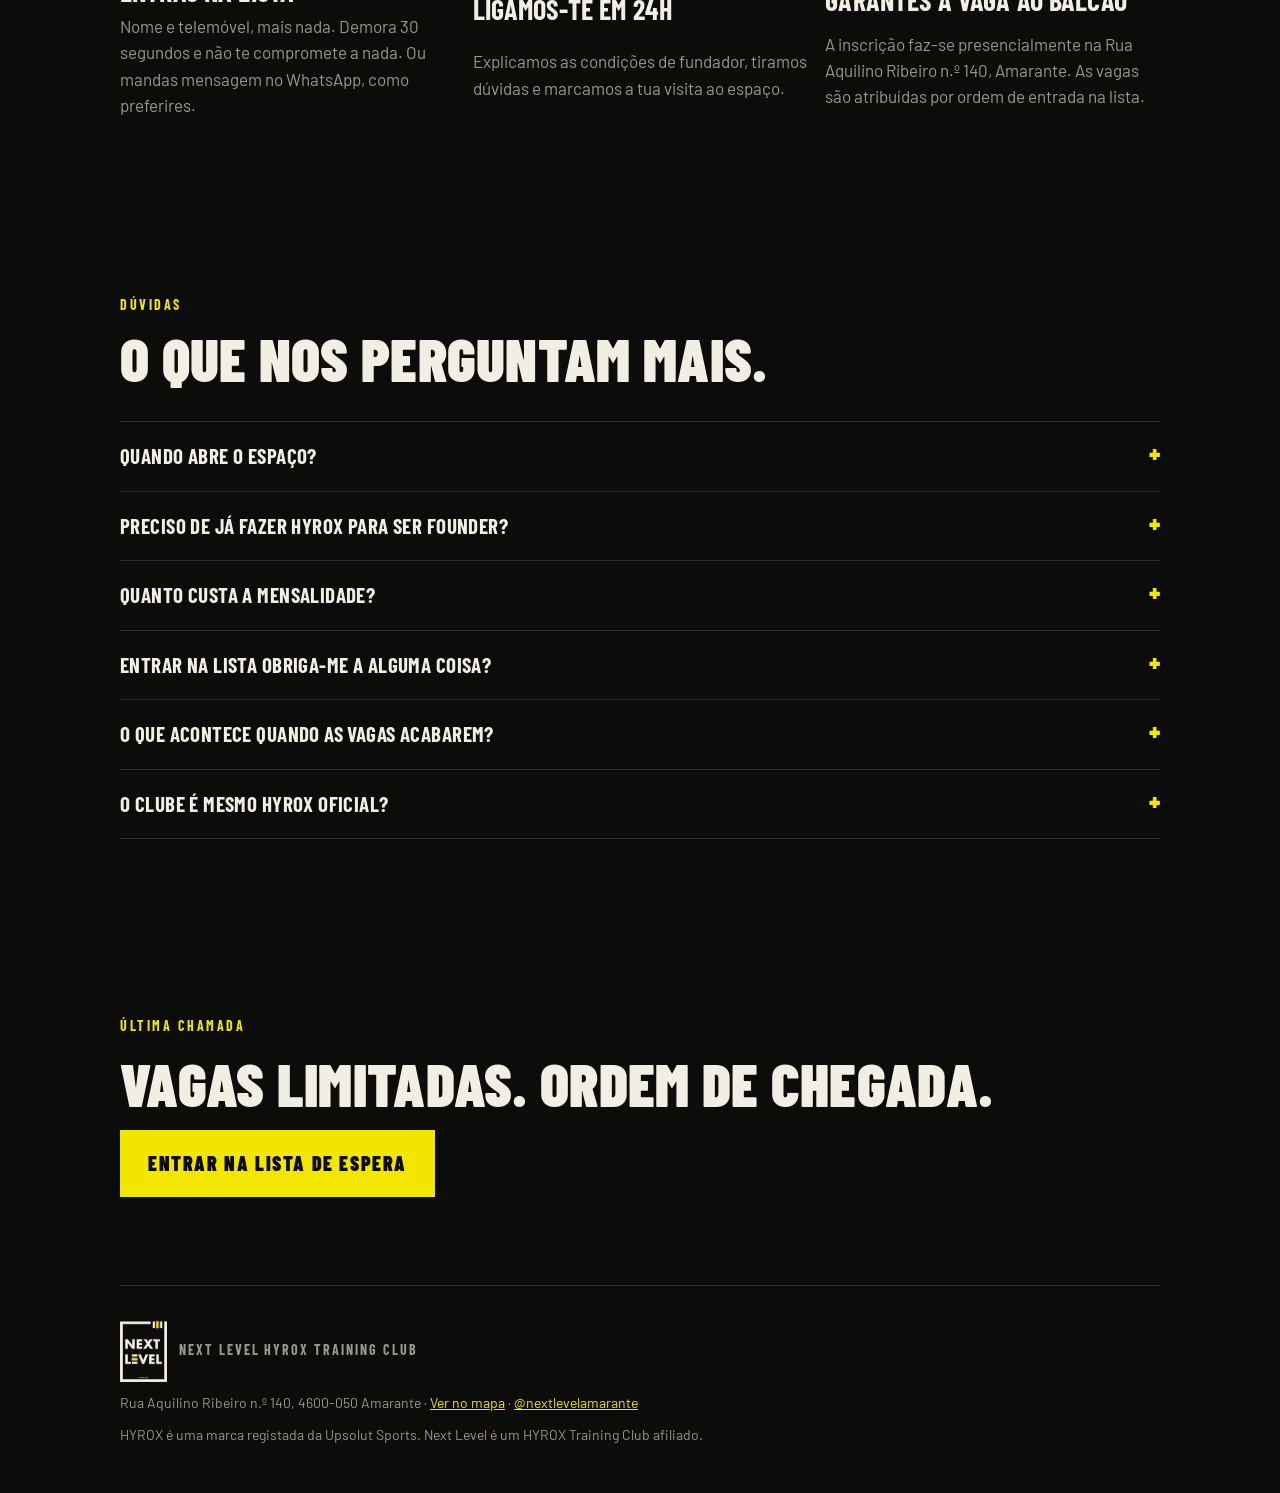
<file: founders/index.html>
<!doctype html>
<html lang="pt">
<head>
<meta charset="utf-8">
<meta name="viewport" content="width=device-width,initial-scale=1">
<title>Next Level Founding Member</title>
<meta name="description" content="Vagas limitadas de Founding Member no Next Level HYROX Training Club, Amarante. Entra na lista de espera.">
<link rel="preconnect" href="https://fonts.googleapis.com">
<link rel="stylesheet" href="https://fonts.googleapis.com/css2?family=Barlow+Condensed:wght@500;700;900&family=Barlow:wght@400;500;600&display=swap">
<style>
  :root{
    --carbon:#0C0C0B; --surface:#171716; --line:#2A2A27;
    --volt:#F2E500; --volt-ink:#0C0C0B;
    --bone:#F1EEE3; --ash:#9A978B; --ash-dim:#5E5C54;
    --ok:#7CE38B;
    --display:"Barlow Condensed","Arial Narrow","Helvetica Neue",Arial,sans-serif;
    --body:"Barlow","Helvetica Neue",Arial,sans-serif;
    --max:1040px;
  }
  *{box-sizing:border-box}
  [hidden]{display:none!important}
  html{color-scheme:dark}
  body{margin:0;background:var(--carbon);color:var(--bone);font-family:var(--body);font-size:17px;line-height:1.55;-webkit-font-smoothing:antialiased}
  a{color:var(--volt)}
  h1,h2,h3{font-family:var(--display);text-wrap:balance;margin:0;line-height:.95;text-transform:uppercase;letter-spacing:.005em}
  h1{font-weight:900;font-size:clamp(46px,10vw,96px)}
  h2{font-weight:900;font-size:clamp(34px,6vw,60px)}
  h3{font-weight:700;font-size:clamp(22px,3vw,28px)}
  p{margin:0}
  .wrap{width:min(var(--max),100% - 40px);margin-inline:auto}
  .eyebrow{font-family:var(--display);font-weight:700;font-size:14px;letter-spacing:.18em;text-transform:uppercase;color:var(--volt)}
  .muted{color:var(--ash)}
  .lede{font-size:clamp(18px,2.2vw,21px);max-width:38em}

  /* top bar */
  .bar{display:flex;align-items:center;justify-content:space-between;padding:18px 0;border-bottom:1px solid var(--line)}
  .brand{display:flex;align-items:center;gap:12px;font-family:var(--display);font-weight:900;font-size:20px;letter-spacing:.06em;text-transform:uppercase;color:var(--bone);text-decoration:none}
  .brand .logo{height:56px;width:auto;display:block}
  .brand .logo-lg{height:64px}
  .brand-text{font-size:14px;letter-spacing:.14em;color:var(--ash);font-weight:700}
  .ticket-top{display:flex;align-items:center;gap:14px}
  .ticket-logo{height:52px;width:auto;display:block}
  footer .brand{font-size:16px}
  .bar .tag{font-family:var(--display);font-weight:700;font-size:13px;letter-spacing:.14em;text-transform:uppercase;color:var(--ash)}
  @media (max-width:520px){.bar .tag{display:none}}

  /* hero */
  .hero{padding:56px 0 40px;display:grid;gap:36px}
  @media (min-width:860px){.hero{grid-template-columns:1.1fr .9fr;align-items:center;padding:80px 0 64px}}
  .hero h1 .volt{color:var(--volt)}
  .hero .stack{display:grid;gap:22px}
  .cta{display:inline-flex;align-items:center;justify-content:center;gap:10px;background:var(--volt);color:var(--volt-ink);font-family:var(--display);font-weight:900;font-size:20px;letter-spacing:.08em;text-transform:uppercase;padding:18px 28px;text-decoration:none;border:0;cursor:pointer;min-height:58px}
  .cta:hover{background:#FFF23A}
  .cta:focus-visible,input:focus-visible,select:focus-visible,button:focus-visible,summary:focus-visible{outline:3px solid var(--volt);outline-offset:3px}
  .cta-row{display:flex;flex-wrap:wrap;gap:14px;align-items:center}
  .cta-row .note{font-size:14px;color:var(--ash)}
  .cta.wa{background:transparent;color:var(--bone);border:2px solid var(--line)}
  .cta.wa:hover{border-color:var(--volt);background:transparent}
  .signup .cta.wa{color:var(--bone)}
  .fine.alt a{color:var(--volt);font-weight:600}
  .photos{display:grid;gap:14px}
  @media (min-width:700px){.photos{grid-template-columns:1fr 1fr}}
  .photos figure{margin:0;display:grid;gap:10px}
  .photos img{width:100%;height:auto;display:block;border:1px solid var(--line)}
  .photos figcaption{font-size:14px;color:var(--ash)}
  .sticky{position:fixed;left:0;right:0;bottom:0;display:grid;grid-template-columns:1.4fr 1fr;gap:8px;padding:10px 12px calc(10px + env(safe-area-inset-bottom));background:rgba(12,12,11,.92);backdrop-filter:blur(8px);border-top:1px solid var(--line);z-index:50}
  .sticky .cta{font-size:16px;padding:14px 12px;min-height:50px}
  .sticky .cta.wa{background:#25D366;color:#0C0C0B;border:0}
  body{padding-bottom:84px}
  @media (min-width:860px){.sticky{display:none}body{padding-bottom:0}}

  /* ticket */
  .ticket{--r:14px;position:relative;display:grid;grid-template-columns:1fr auto;background:var(--bone);color:var(--carbon);border-radius:var(--r);overflow:hidden;box-shadow:0 30px 60px -30px rgba(0,0,0,.9);transform:rotate(-2deg);max-width:520px;width:100%;justify-self:center}
  .ticket .main{padding:26px 24px 22px;display:grid;gap:14px}
  .ticket .stub{border-left:2px dashed var(--carbon);padding:22px 16px;display:grid;grid-template-rows:auto 1fr auto;align-items:center;justify-items:center;gap:12px;background:var(--volt);min-width:104px}
  .ticket .stub::before,.ticket .stub::after{content:"";position:absolute;width:26px;height:26px;border-radius:50%;background:var(--carbon);left:calc(100% - 104px - 13px)}
  .ticket .stub::before{top:-13px}.ticket .stub::after{bottom:-13px}
  .ticket .label{font-family:var(--display);font-weight:700;font-size:12px;letter-spacing:.2em;text-transform:uppercase;color:var(--ash-dim)}
  .ticket .admit{font-family:var(--display);font-weight:900;font-size:clamp(34px,7vw,50px);line-height:.9;text-transform:uppercase}
  .ticket .row{display:flex;justify-content:space-between;gap:12px;font-family:var(--display);font-weight:700;font-size:15px;text-transform:uppercase;letter-spacing:.06em;border-top:1px solid #C9C5B6;padding-top:12px}
  .ticket .row b{font-weight:900;font-size:18px}
  .ticket .barcode{width:44px;height:120px;background:repeating-linear-gradient(to bottom,var(--carbon) 0 2px,transparent 2px 5px,var(--carbon) 5px 6px,transparent 6px 9px,var(--carbon) 9px 12px,transparent 12px 14px)}
  .ticket .stub .label{writing-mode:vertical-rl;transform:rotate(180deg);color:var(--carbon)}
  .ticket .serial{font-family:var(--display);font-weight:700;font-size:13px;letter-spacing:.12em}

  /* counter strip */
  .strip{border-block:1px solid var(--line);background:var(--surface)}
  .strip .wrap{display:grid;grid-template-columns:repeat(3,1fr);gap:18px;padding:22px 0}
  .strip .k{font-family:var(--display);font-weight:900;font-size:clamp(30px,5vw,46px);line-height:1;color:var(--volt);font-variant-numeric:tabular-nums}
  .strip .l{font-size:13px;letter-spacing:.14em;text-transform:uppercase;color:var(--ash);font-family:var(--display);font-weight:700;margin-top:6px}
  @media (max-width:520px){.strip .wrap{gap:10px}.strip .l{font-size:11px}}

  section{padding:64px 0}
  @media (min-width:860px){section{padding:88px 0}}
  .head{display:grid;gap:14px;margin-bottom:34px;max-width:40em}

  /* perks */
  .perks{display:grid;gap:2px;border:1px solid var(--line)}
  .perk{display:grid;grid-template-columns:auto 1fr;gap:18px;padding:22px;background:var(--surface);align-items:start}
  .perk .n{font-family:var(--display);font-weight:900;font-size:40px;line-height:.9;color:var(--volt);min-width:64px;font-variant-numeric:tabular-nums}
  .perk h3{margin-bottom:6px}
  .perk.lead{grid-column:1/-1;background:var(--volt);color:var(--volt-ink)}
  .perk.lead .n{color:var(--volt-ink)}
  .perk.lead p{color:#3A3A2A}
  @media (min-width:700px){.perks{grid-template-columns:1fr 1fr}}
  .perk .muted{color:var(--ash)}

  /* hyrox */
  .hyrox{background:var(--surface);border-block:1px solid var(--line)}
  .hyrox .grid{display:grid;gap:36px}
  @media (min-width:860px){.hyrox .grid{grid-template-columns:1fr 1fr;align-items:start}}
  .stations{list-style:none;padding:0;margin:0;display:grid;grid-template-columns:1fr 1fr;column-gap:32px;border-top:1px solid var(--line)}
  .stations li{display:flex;justify-content:space-between;gap:12px;padding:12px 0;border-bottom:1px solid var(--line);font-family:var(--display);font-weight:700;font-size:18px;text-transform:uppercase;letter-spacing:.03em}
  .stations li span{color:var(--ash);font-weight:500;font-variant-numeric:tabular-nums}
  .stations li::before{content:"1 KM \2192 ";color:var(--volt);font-size:12px;letter-spacing:.14em;align-self:center}
  @media (max-width:520px){.stations{grid-template-columns:1fr}.stations li{font-size:17px}}

  /* steps */
  .steps{display:grid;gap:18px}
  @media (min-width:700px){.steps{grid-template-columns:repeat(3,1fr)}}
  .step{border-top:3px solid var(--volt);padding-top:16px;display:grid;gap:8px}
  .step .t{font-family:var(--display);font-weight:700;font-size:13px;letter-spacing:.18em;text-transform:uppercase;color:var(--ash)}

  /* form */
  .signup{background:var(--volt);color:var(--volt-ink)}
  .signup .eyebrow{color:var(--volt-ink)}
  .signup .grid{display:grid;gap:36px}
  @media (min-width:860px){.signup .grid{grid-template-columns:.9fr 1.1fr;align-items:start}}
  .signup .muted{color:#4A4A38}
  form{display:grid;gap:14px;background:var(--carbon);color:var(--bone);padding:26px;border-radius:6px}
  .field{display:grid;gap:6px}
  label{font-family:var(--display);font-weight:700;font-size:13px;letter-spacing:.14em;text-transform:uppercase;color:var(--ash)}
  input,select{width:100%;background:var(--surface);color:var(--bone);border:1px solid var(--line);padding:14px;font:500 17px var(--body);border-radius:4px}
  input::placeholder{color:var(--ash-dim)}
  .two{display:grid;gap:14px}
  @media (min-width:560px){.two{grid-template-columns:1fr 1fr}}
  form .cta{width:100%;margin-top:6px}
  .fine{font-size:13px;color:var(--ash);line-height:1.45}
  .success{display:grid;gap:12px;background:var(--carbon);color:var(--bone);padding:30px 26px;border-radius:6px;border:2px solid var(--ok)}
  .success h3{color:var(--ok)}
  .err{color:#FFB3A7;font-size:14px}

  /* faq */
  details{border-top:1px solid var(--line)}
  details:last-of-type{border-bottom:1px solid var(--line)}
  summary{cursor:pointer;list-style:none;display:flex;justify-content:space-between;gap:16px;padding:18px 0;font-family:var(--display);font-weight:700;font-size:21px;text-transform:uppercase;letter-spacing:.02em}
  summary::-webkit-details-marker{display:none}
  summary::after{content:"+";color:var(--volt);font-weight:900;font-size:26px;line-height:1}
  details[open] summary::after{content:"\2013 "}
  details p{padding:0 0 20px;max-width:40em;color:var(--ash)}

  footer{border-top:1px solid var(--line);padding:32px 0 48px;font-size:14px;color:var(--ash);display:grid;gap:10px}
  footer .brand{font-size:16px}
  .final{display:grid;gap:18px;justify-items:start}

  @media (prefers-reduced-motion:no-preference){
    .ticket{animation:drop .7s cubic-bezier(.2,.8,.2,1) both}
    @keyframes drop{from{transform:rotate(-6deg) translateY(-18px);opacity:.6}to{transform:rotate(-2deg) translateY(0);opacity:1}}
  }
</style>

<header class="wrap bar">
  <a class="brand" href="#top"><img class="logo" src="[data-uri]" alt="Next Level Gin&#225;sio"></a>
  <span class="tag">HYROX Training Club &#183; Amarante</span>
</header>

<main id="top">
  <div class="wrap hero">
    <div class="stack">
      <p class="eyebrow">Novo espa&#231;o &#183; Mais de metade das vagas j&#225; ocupadas</p>
      <h1>S&#234; um dos <span class="volt">primeiros</span> a abrir o clube.</h1>
      <p class="lede">O Next Level est&#225; a construir em Amarante um novo espa&#231;o dedicado a treino de performance, como HYROX Training Club oficial. Antes de abrir as portas, um grupo limitado de pessoas entra com estatuto de Founding Member: 75% de desconto na inscri&#231;&#227;o e condi&#231;&#245;es de fundador que nunca mais v&#227;o existir.</p>
      <div class="cta-row">
        <a class="cta" href="#lista">Entrar na lista de espera</a>
        <a class="cta wa" href="https://wa.me/351915627996?text=Ol%C3%A1!%20Quero%20saber%20mais%20sobre%20as%20vagas%20de%20Founding%20Member." target="_blank" rel="noopener"><svg width="20" height="20" viewBox="0 0 24 24" aria-hidden="true"><path fill="currentColor" d="M20.5 3.5A11.9 11.9 0 0 0 12 0C5.4 0 .1 5.3.1 11.9c0 2.1.5 4.1 1.6 5.9L0 24l6.4-1.7a11.9 11.9 0 0 0 5.6 1.4c6.6 0 11.9-5.3 11.9-11.9 0-3.2-1.2-6.2-3.4-8.3zM12 21.7c-1.8 0-3.5-.5-5-1.4l-.4-.2-3.8 1 1-3.7-.2-.4a9.8 9.8 0 0 1-1.5-5.2C2.1 6.4 6.5 2 12 2c2.6 0 5.1 1 7 2.9a9.8 9.8 0 0 1 2.9 7c0 5.4-4.4 9.8-9.9 9.8zm5.4-7.4c-.3-.1-1.8-.9-2-1-.3-.1-.5-.1-.7.1-.2.3-.8 1-.9 1.2-.2.2-.3.2-.6.1-.3-.1-1.3-.5-2.4-1.5-.9-.8-1.5-1.8-1.7-2.1-.2-.3 0-.5.1-.6l.5-.6c.1-.2.2-.3.3-.5.1-.2 0-.4 0-.5l-.9-2.2c-.2-.6-.5-.5-.7-.5h-.6c-.2 0-.5.1-.8.4-.3.3-1 1-1 2.5s1.1 2.9 1.2 3.1c.1.2 2.1 3.2 5.1 4.5.7.3 1.3.5 1.7.6.7.2 1.4.2 1.9.1.6-.1 1.8-.7 2-1.4.2-.7.2-1.3.2-1.4-.1-.2-.3-.2-.6-.4z"/></svg>Falar por WhatsApp</a>
        <span class="note">Sem pagamento online. Ligamos-te em 24h.</span>
      </div>
    </div>

    <div class="ticket" aria-label="Bilhete Founding Member">
      <div class="main">
        <div class="ticket-top"><img class="ticket-logo" src="[data-uri]" alt=""><span class="label">Admission &#183; HYROX Training Club</span></div>
        <div class="admit">Founding<br>Member</div>
        <div class="row"><span>Vagas</span><b>Limitadas</b></div>
        <div class="row"><span>Desconto na inscri&#231;&#227;o</span><b>75%</b></div>
        <div class="row"><span>Estatuto</span><b>Vital&#237;cio</b></div>
        <span class="serial">N&#186; 001 &#183; AMARANTE</span>
      </div>
      <div class="stub">
        <span class="label">Founding Member</span>
        <div class="barcode" aria-hidden="true"></div>
        <span class="serial">2026</span>
      </div>
    </div>
  </div>

  <div class="strip">
    <div class="wrap">
      <div><div class="k">Limitadas</div><div class="l">Vagas de fundador</div></div>
      <div><div class="k">75%</div><div class="l">Desconto na inscri&#231;&#227;o</div></div>
      <div><div class="k">Vital&#237;cio</div><div class="l">Estatuto de fundador</div></div>
    </div>
  </div>

  <section class="signup" id="lista">
    <div class="wrap grid">
      <div class="head" style="margin:0">
        <p class="eyebrow">Lista de espera</p>
        <h2>Garante o teu n&#250;mero. 30 segundos.</h2>
        <p class="muted lede"><b>Mais de metade dos lugares de fundador j&#225; est&#227;o ocupados.</b> A ordem da lista &#233; a ordem das vagas. As vagas de fundador s&#227;o <b>limitadas</b> e atribu&#237;das por ordem de entrada na lista. Quando acabarem, quem ficar de fora entra como membro normal, sem o desconto e sem o estatuto.</p>
      </div>

      <form name="founding-member" method="POST" action="https://api.web3forms.com/submit" novalidate>
        <!-- SUBSTITUI o valor abaixo pela tua Access Key do Web3Forms (ver instru&#231;&#245;es) -->
        <input type="hidden" name="access_key" value="b8e81627-3263-4fd8-a840-15b903b4aa94">
        <input type="hidden" name="subject" value="Nova inscri&#231;&#227;o Founding Member &#8212; Next Level">
        <input type="hidden" name="from_name" value="Lista de espera Next Level">
        <input type="checkbox" name="botcheck" style="display:none" tabindex="-1" autocomplete="off">
        <div class="two">
          <div class="field"><label for="nome">Nome</label><input id="nome" name="nome" type="text" autocomplete="name" placeholder="O teu nome" required></div>
          <div class="field"><label for="tel">Telem&#243;vel</label><input id="tel" name="telemovel" type="tel" inputmode="tel" autocomplete="tel" placeholder="9XX XXX XXX" required></div>
        </div>
        <p class="err" id="err" hidden></p>
        <button class="cta" type="submit">Entrar na lista de espera</button>
        <p class="fine">S&#243; nome e telem&#243;vel. Usamos os teus dados apenas para te ligar sobre as vagas de Founding Member. Sem newsletters, sem partilha com terceiros.</p>
        <p class="fine alt">Preferes falar j&#225;? <a href="https://wa.me/351915627996?text=Ol%C3%A1!%20Quero%20saber%20mais%20sobre%20as%20vagas%20de%20Founding%20Member." target="_blank" rel="noopener">Manda mensagem no WhatsApp</a> e respondemos-te em minutos.</p>
      </form>

      <div class="success" id="ok" hidden>
        <p class="eyebrow" style="color:var(--ok)">Est&#225;s na lista</p>
        <h3>Recebemos o teu pedido.</h3>
        <p class="muted">Vamos ligar-te em 24 horas para o n&#250;mero que deixaste. Se preferires adiantar, <a href="https://wa.me/351915627996?text=Ol%C3%A1!%20Quero%20saber%20mais%20sobre%20as%20vagas%20de%20Founding%20Member." target="_blank" rel="noopener">manda mensagem no WhatsApp</a> ou no Instagram para <a href="https://instagram.com/nextlevelamarante">@nextlevelamarante</a>.</p>
      </div>
    </div>
  </section>

  <section class="wrap" id="oferta">
    <div class="head">
      <p class="eyebrow">O que recebes</p>
      <h2>Founding Member n&#227;o &#233; um desconto. &#201; um lugar.</h2>
      <p class="muted lede">Quem entra agora fica com um estatuto que os pr&#243;ximos membros n&#227;o v&#227;o poder comprar a nenhum pre&#231;o.</p>
    </div>
    <div class="perks">
      <div class="perk lead">
        <div class="n">75%</div>
        <div><h3>De desconto na inscri&#231;&#227;o</h3><p>A taxa de entrada no clube fica a um quarto do valor normal. S&#243; para as primeiras pessoas da lista.</p></div>
      </div>
      <div class="perk">
        <div class="n">01</div>
        <div><h3>Condi&#231;&#245;es de fundador</h3><p class="muted">A tua mensalidade e o teu plano s&#227;o explicados por telefone ou WhatsApp e fechados contigo, com condi&#231;&#245;es reservadas a founders. N&#227;o as publicamos aqui, e &#233; de prop&#243;sito.</p></div>
      </div>
      <div class="perk">
        <div class="n">02</div>
        <div><h3>Primeiro a entrar</h3><p class="muted">Acesso ao espa&#231;o e aos hor&#225;rios antes da abertura ao p&#250;blico. Escolhes as tuas classes antes de haver fila.</p></div>
      </div>
      <div class="perk">
        <div class="n">03</div>
        <div><h3>Nome na parede dos fundadores</h3><p class="muted">Os fundadores ficam identificados no clube. Para sempre, n&#227;o s&#243; no primeiro ano.</p></div>
      </div>
      <div class="perk">
        <div class="n">04</div>
        <div><h3>Prioridade em eventos e provas</h3><p class="muted">Simula&#231;&#245;es HYROX, treinos de equipa e viagens a competi&#231;&#245;es: os founders t&#234;m lugar garantido primeiro.</p></div>
      </div>
    </div>
  </section>

  <section class="wrap" id="espaco">
    <div class="head">
      <p class="eyebrow">Obra em setembro de 2026 &#183; Rua Aquilino Ribeiro 140</p>
      <h2>O espa&#231;o est&#225; a nascer. Literalmente.</h2>
      <p class="muted lede">Isto &#233; o novo espa&#231;o de performance do Next Level, hoje. Paredes e teto j&#225; a preto, ch&#227;o a ser preparado, ventila&#231;&#227;o a entrar. Os founders v&#227;o ser os primeiros a treinar aqui.</p>
    </div>
    <div class="photos">
      <figure><img src="[data-uri]" alt="Sala principal do novo espa&#231;o em obras, paredes e teto pretos" loading="lazy"><figcaption>Sala principal. As tubagens no ch&#227;o s&#227;o a ventila&#231;&#227;o.</figcaption></figure>
      <figure><img src="[data-uri]" alt="Vista do novo espa&#231;o em obras com pilares e zona de entrada" loading="lazy"><figcaption>Zona de entrada e pilares. Em breve: sleds, SkiErgs e remos.</figcaption></figure>
    </div>
  </section>

  <section class="hyrox">
    <div class="wrap grid">
      <div class="head" style="margin:0">
        <p class="eyebrow">Para quem nunca fez</p>
        <h2>O que &#233; o HYROX, em 20 segundos.</h2>
        <p class="muted lede">Uma prova de fitness igual em todo o mundo: 8 km de corrida, divididos em 8 voltas de 1 km, e entre cada volta uma esta&#231;&#227;o de trabalho. Toda a gente faz o mesmo percurso, do iniciante ao profissional.</p>
        <p class="muted lede">Treinar para isto n&#227;o &#233; repetir as 8 esta&#231;&#245;es. No Next Level os treinos s&#227;o variados, intensos e divertidos, com a metodologia oficial da marca: for&#231;a, resist&#234;ncia, corrida, t&#233;cnica e cabe&#231;a, tudo o que a prova exige e que se constr&#243;i sess&#227;o a sess&#227;o, em grupo.</p>
      </div>
      <ul class="stations">
        <li>SkiErg <span>1000 m</span></li>
        <li>Sled Push <span>50 m</span></li>
        <li>Sled Pull <span>50 m</span></li>
        <li>Burpee Broad Jumps <span>80 m</span></li>
        <li>Rowing <span>1000 m</span></li>
        <li>Farmers Carry <span>200 m</span></li>
        <li>Sandbag Lunges <span>100 m</span></li>
        <li>Wall Balls <span>100 reps</span></li>
      </ul>
    </div>
  </section>

  <section class="wrap" id="como">
    <div class="head">
      <p class="eyebrow">Como funciona</p>
      <h2>Tr&#234;s passos. Nenhum deles &#233; pagar online.</h2>
    </div>
    <div class="steps">
      <div class="step"><span class="t">Passo 1</span><h3>Entras na lista</h3><p class="muted">Nome e telem&#243;vel, mais nada. Demora 30 segundos e n&#227;o te compromete a nada. Ou mandas mensagem no WhatsApp, como preferires.</p></div>
      <div class="step"><span class="t">Passo 2</span><h3>Ligamos-te em 24h</h3><p class="muted">Explicamos as condi&#231;&#245;es de fundador, tiramos d&#250;vidas e marcamos a tua visita ao espa&#231;o.</p></div>
      <div class="step"><span class="t">Passo 3</span><h3>Garantes a vaga ao balc&#227;o</h3><p class="muted">A inscri&#231;&#227;o faz-se presencialmente na Rua Aquilino Ribeiro n.&#186; 140, Amarante. As vagas s&#227;o atribu&#237;das por ordem de entrada na lista.</p></div>
    </div>
  </section>


  <section class="wrap" id="faq">
    <div class="head">
      <p class="eyebrow">D&#250;vidas</p>
      <h2>O que nos perguntam mais.</h2>
    </div>
    <details><summary>Quando abre o espa&#231;o?</summary><p>Est&#225; em obras neste momento (v&#234; as fotos acima). A data de abertura &#233; comunicada primeiro aos founders, que entram antes do p&#250;blico.</p></details>
    <details><summary>Preciso de j&#225; fazer HYROX para ser founder?</summary><p>N&#227;o. A maioria dos founders nunca fez uma prova. O treino &#233; escal&#225;vel: a mesma sess&#227;o serve para quem come&#231;a e para quem j&#225; compete, com pesos e dist&#226;ncias diferentes.</p></details>
    <details><summary>Quanto custa a mensalidade?</summary><p>As condi&#231;&#245;es de fundador s&#227;o explicadas ao telefone e fechadas ao balc&#227;o. N&#227;o as publicamos online porque s&#227;o exclusivas dos fundadores e n&#227;o queremos que fiquem como refer&#234;ncia para quem entra depois.</p></details>
    <details><summary>Entrar na lista obriga-me a alguma coisa?</summary><p>N&#227;o. A lista s&#243; define a ordem de prioridade. A decis&#227;o &#233; tua depois de falares connosco e de visitares o espa&#231;o.</p></details>
    <details><summary>O que acontece quando as vagas acabarem?</summary><p>Fecha a lista. Quem entrar depois entra como membro normal, com a inscri&#231;&#227;o a pre&#231;o inteiro e sem o estatuto de Founding Member.</p></details>
    <details><summary>O clube &#233; mesmo HYROX oficial?</summary><p>Sim. O Next Level &#233; um HYROX Training Club afiliado, o que significa treinar com o m&#233;todo oficial, nas esta&#231;&#245;es e dist&#226;ncias reais da prova.</p></details>
  </section>

  <section class="wrap final">
    <p class="eyebrow">&#218;ltima chamada</p>
    <h2>Vagas limitadas. Ordem de chegada.</h2>
    <a class="cta" href="#lista">Entrar na lista de espera</a>
  </section>
  <div class="sticky" id="sticky">
    <a class="cta" href="#lista">Entrar na lista</a>
    <a class="cta wa" href="https://wa.me/351915627996?text=Ol%C3%A1!%20Quero%20saber%20mais%20sobre%20as%20vagas%20de%20Founding%20Member." target="_blank" rel="noopener" aria-label="WhatsApp">WhatsApp</a>
  </div>
</main>

<footer class="wrap">
  <a class="brand" href="#top"><img class="logo logo-lg" src="[data-uri]" alt="Next Level Gin&#225;sio"><span class="brand-text">Next Level HYROX Training Club</span></a>
  <p>Rua Aquilino Ribeiro n.&#186; 140, 4600-050 Amarante &#183; <a href="https://maps.google.com/?q=Rua+Aquilino+Ribeiro+140,+4600-050+Amarante">Ver no mapa</a> &#183; <a href="https://instagram.com/nextlevelamarante">@nextlevelamarante</a></p>
  <p>HYROX &#233; uma marca registada da Upsolut Sports. Next Level &#233; um HYROX Training Club afiliado.</p>
</footer>

<script>
(function(){
  var form=document.querySelector('form[name="founding-member"]');
  var ok=document.getElementById('ok');
  var err=document.getElementById('err');
  function show(msg){err.textContent=msg;err.hidden=false;}
  form.addEventListener('submit',function(e){
    e.preventDefault();err.hidden=true;
    var nome=form.nome.value.trim(),tel=form.telemovel.value.replace(/\s+/g,'');
    if(nome.length<2){show('Diz-nos o teu nome.');form.nome.focus();return;}
    if(!/^(\+?351)?9\d{8}$/.test(tel)){show('Confirma o telem\u00f3vel: 9 d\u00edgitos, a come\u00e7ar por 9.');form.telemovel.focus();return;}
    var btn=form.querySelector('button');btn.disabled=true;btn.textContent='A enviar\u2026';
    var data=Object.fromEntries(new FormData(form).entries());delete data.botcheck;
    var done=function(){form.hidden=true;ok.hidden=false;ok.scrollIntoView({behavior:'smooth',block:'center'});};
    var fail=function(){btn.disabled=false;btn.textContent='Entrar na lista de espera';show('N\u00e3o conseguimos enviar. Tenta outra vez ou manda DM para @nextlevelamarante.');};
    if(!data.access_key||data.access_key.indexOf('COLOCA')===0){done();return;} // pr\u00e9-visualiza\u00e7\u00e3o sem chave
    fetch('https://api.web3forms.com/submit',{method:'POST',headers:{'Content-Type':'application/json','Accept':'application/json'},body:JSON.stringify(data)})
      .then(function(r){return r.json();})
      .then(function(j){if(j.success){done();}else{fail();}})
      .catch(fail);
  });
})();
</script>

</html>
</file>
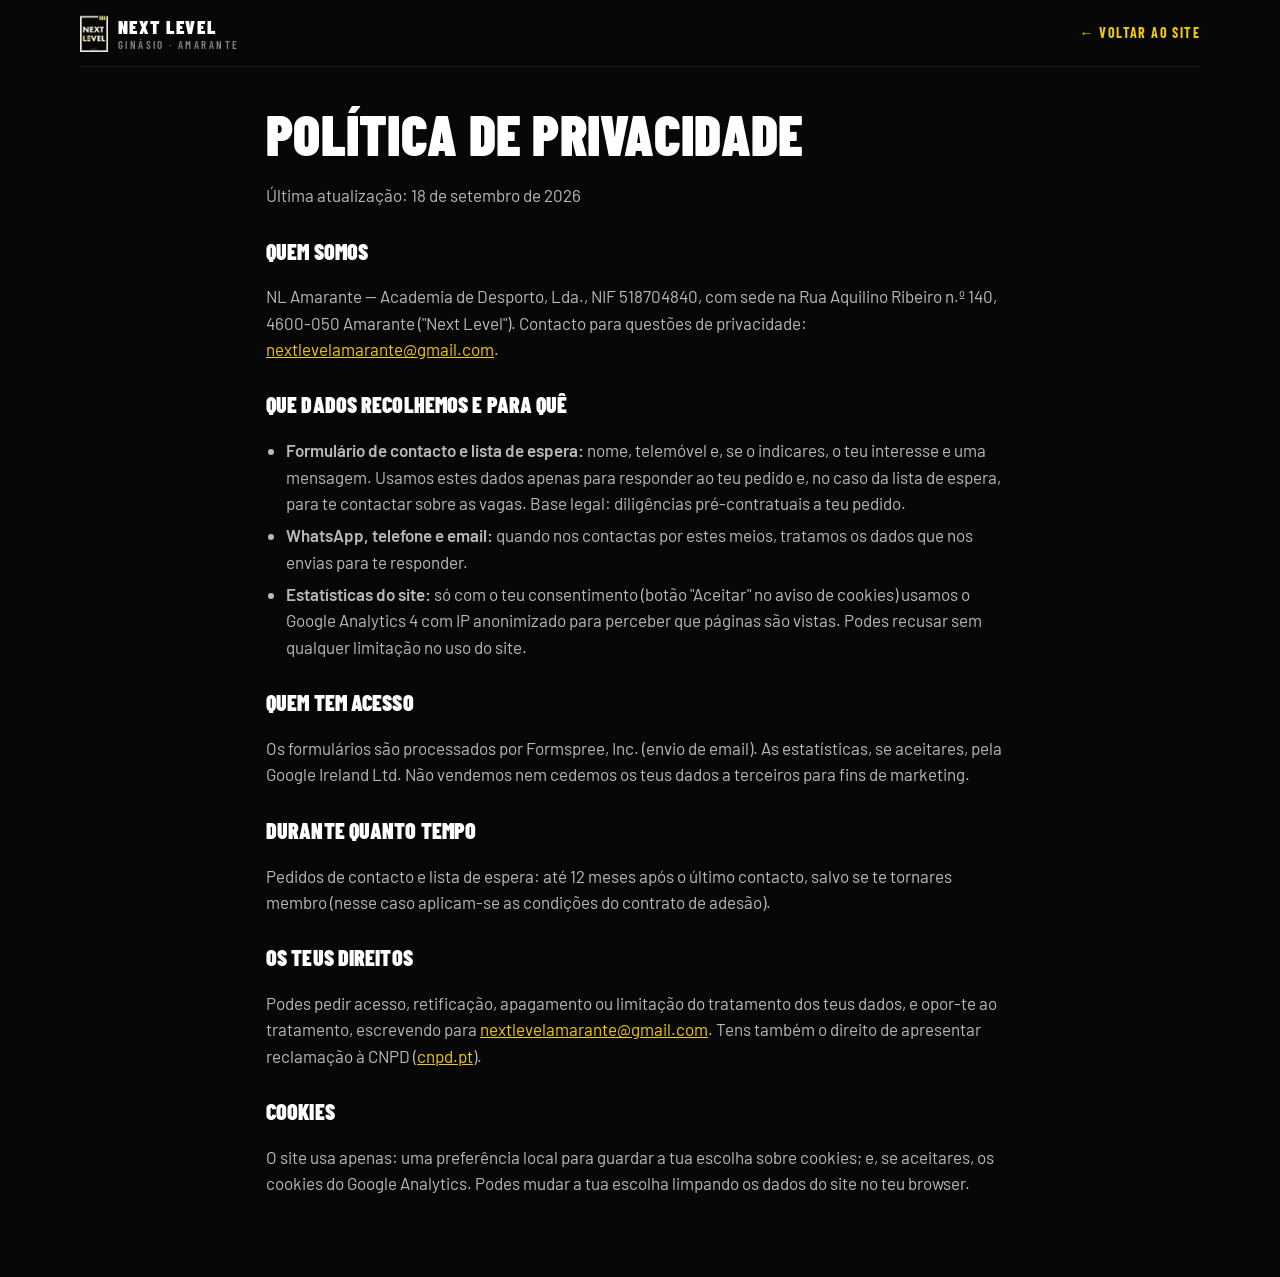
<file: privacidade/index.html>
<!DOCTYPE html>
<html lang="pt-PT">
<head>
<meta charset="utf-8">
<meta name="viewport" content="width=device-width, initial-scale=1">
<title>Política de privacidade | Next Level Ginásio · Amarante</title>
<meta name="description" content="Como o Next Level Ginásio trata os dados pessoais recolhidos no site.">
<meta name="robots" content="noindex, follow">
<link rel="canonical" href="https://www.nextlevelamarante.com/privacidade/">
<link rel="icon" href="/assets/favicon.svg" type="image/svg+xml">
<link rel="stylesheet" href="/assets/site.css">
<style>
  .doc{max-width:44em;display:grid;gap:22px;padding:40px 0 80px}
  .doc h1{font-size:clamp(34px,6vw,56px)}
  .doc h2{font-size:22px;margin-top:10px}
  .doc p,.doc li{color:var(--muted)}
  .doc ul{list-style:disc;padding-left:20px;display:grid;gap:6px}
  .bar{display:flex;align-items:center;justify-content:space-between;padding:14px 0;border-bottom:1px solid var(--line)}
</style>
</head>
<body>
<header class="wrap bar">
  <a class="brand" href="/"><img src="/assets/logo-light.png" width="264" height="360" alt=""><span class="word">Next Level<small>Ginásio · Amarante</small></span></a>
  <a href="/" style="font-family:var(--display);font-weight:700;text-transform:uppercase;letter-spacing:.1em;text-decoration:none;font-size:14px">← Voltar ao site</a>
</header>
<main class="wrap doc">
  <h1>Política de privacidade</h1>
  <p>Última atualização: 18 de setembro de 2026</p>

  <h2>Quem somos</h2>
  <p>NL Amarante — Academia de Desporto, Lda., NIF 518704840, com sede na Rua Aquilino Ribeiro n.º 140, 4600-050 Amarante ("Next Level"). Contacto para questões de privacidade: <a href="mailto:nextlevelamarante@gmail.com">nextlevelamarante@gmail.com</a>.</p>

  <h2>Que dados recolhemos e para quê</h2>
  <ul>
    <li><b>Formulário de contacto e lista de espera:</b> nome, telemóvel e, se o indicares, o teu interesse e uma mensagem. Usamos estes dados apenas para responder ao teu pedido e, no caso da lista de espera, para te contactar sobre as vagas. Base legal: diligências pré-contratuais a teu pedido.</li>
    <li><b>WhatsApp, telefone e email:</b> quando nos contactas por estes meios, tratamos os dados que nos envias para te responder.</li>
    <li><b>Estatísticas do site:</b> só com o teu consentimento (botão "Aceitar" no aviso de cookies) usamos o Google Analytics 4 com IP anonimizado para perceber que páginas são vistas. Podes recusar sem qualquer limitação no uso do site.</li>
  </ul>

  <h2>Quem tem acesso</h2>
  <p>Os formulários são processados por Formspree, Inc. (envio de email). As estatísticas, se aceitares, pela Google Ireland Ltd. Não vendemos nem cedemos os teus dados a terceiros para fins de marketing.</p>

  <h2>Durante quanto tempo</h2>
  <p>Pedidos de contacto e lista de espera: até 12 meses após o último contacto, salvo se te tornares membro (nesse caso aplicam-se as condições do contrato de adesão).</p>

  <h2>Os teus direitos</h2>
  <p>Podes pedir acesso, retificação, apagamento ou limitação do tratamento dos teus dados, e opor-te ao tratamento, escrevendo para <a href="mailto:nextlevelamarante@gmail.com">nextlevelamarante@gmail.com</a>. Tens também o direito de apresentar reclamação à CNPD (<a href="https://www.cnpd.pt" target="_blank" rel="noopener">cnpd.pt</a>).</p>

  <h2>Cookies</h2>
  <p>O site usa apenas: uma preferência local para guardar a tua escolha sobre cookies; e, se aceitares, os cookies do Google Analytics. Podes mudar a tua escolha limpando os dados do site no teu browser.</p>
</main>
</body>
</html>
</file>
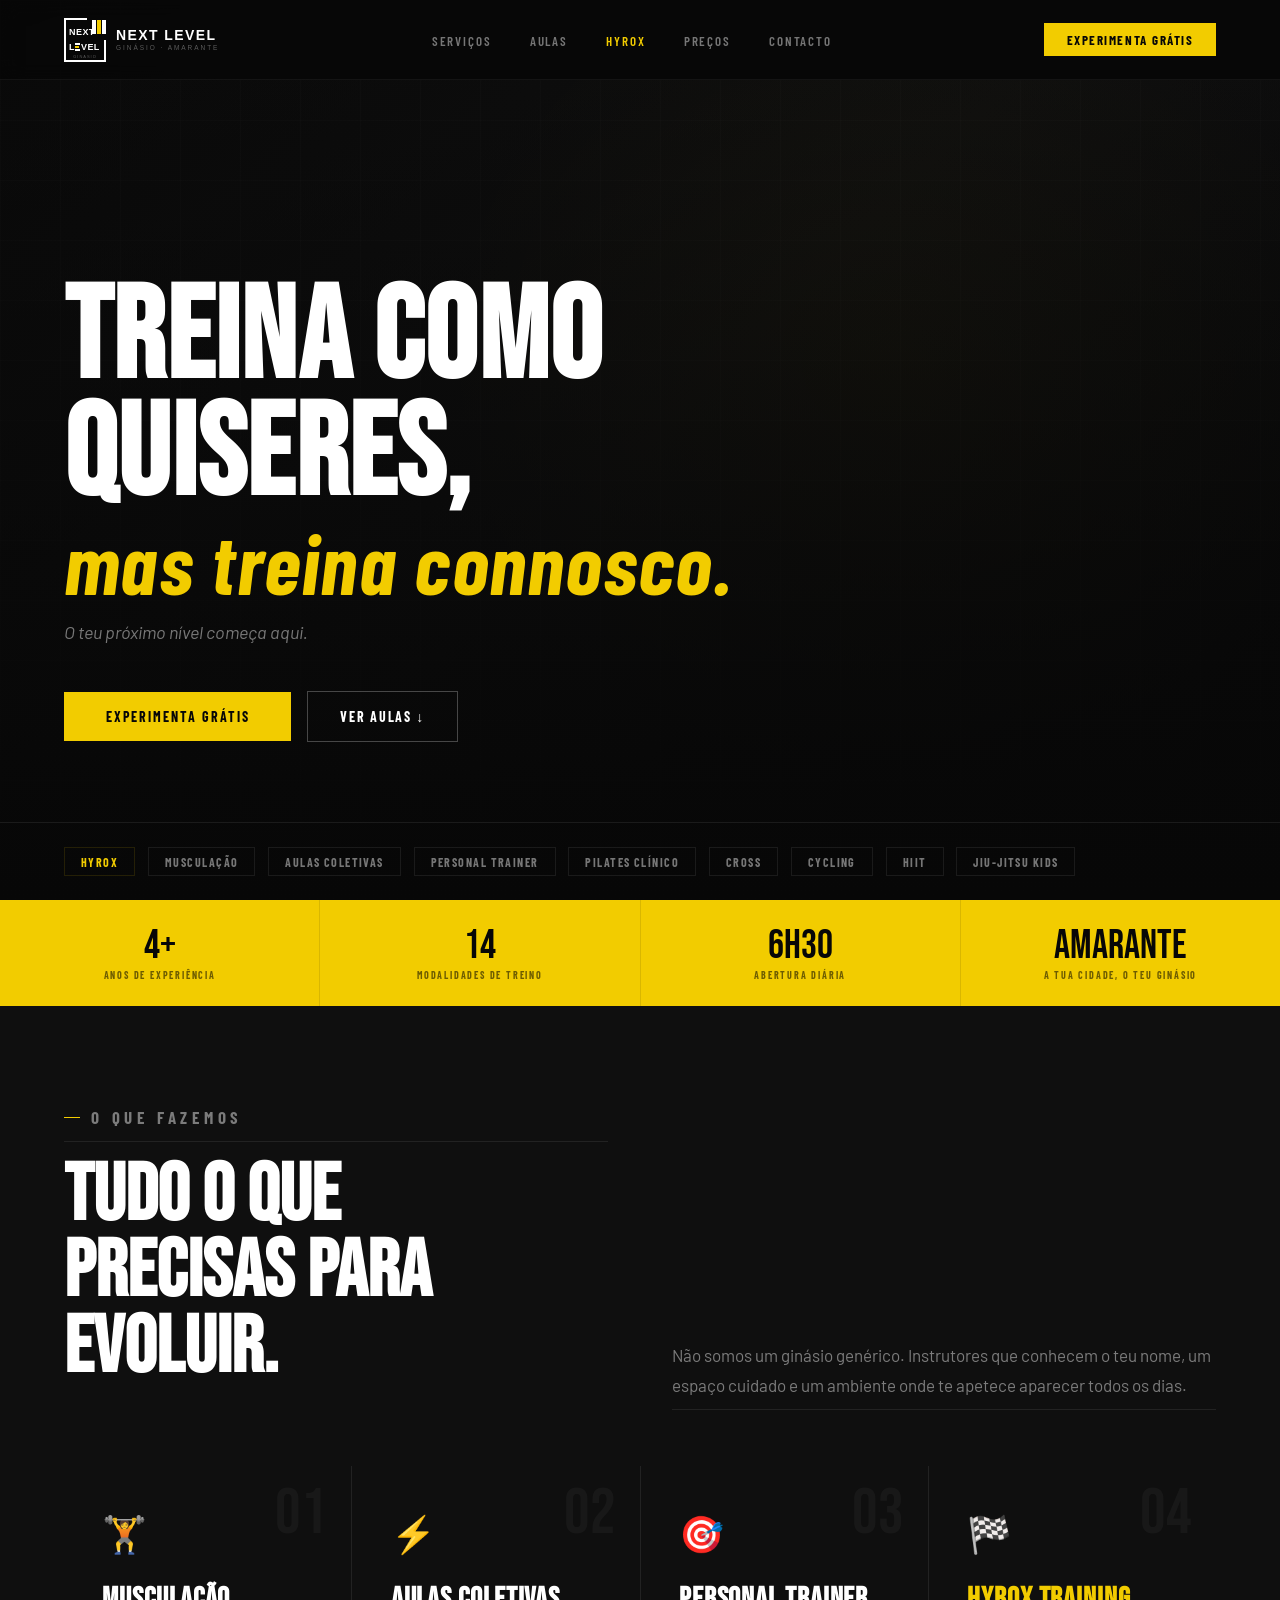
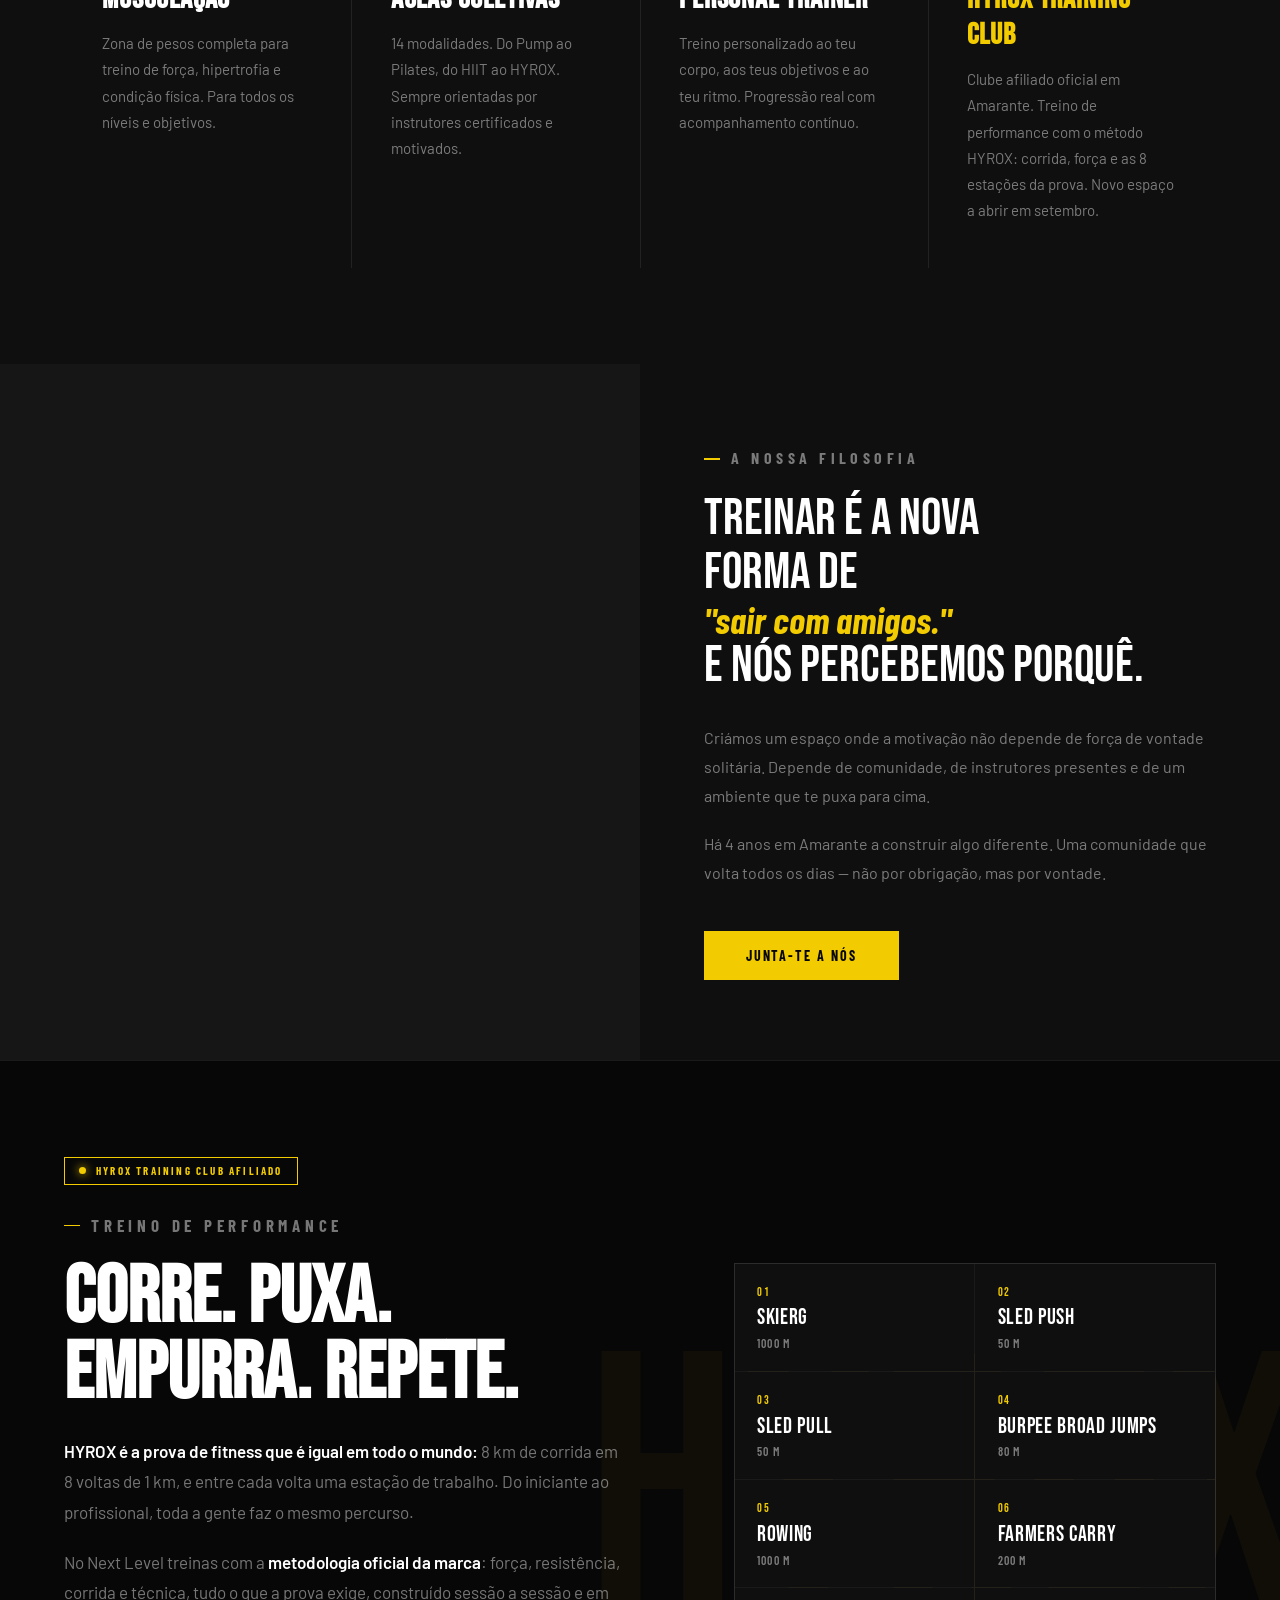
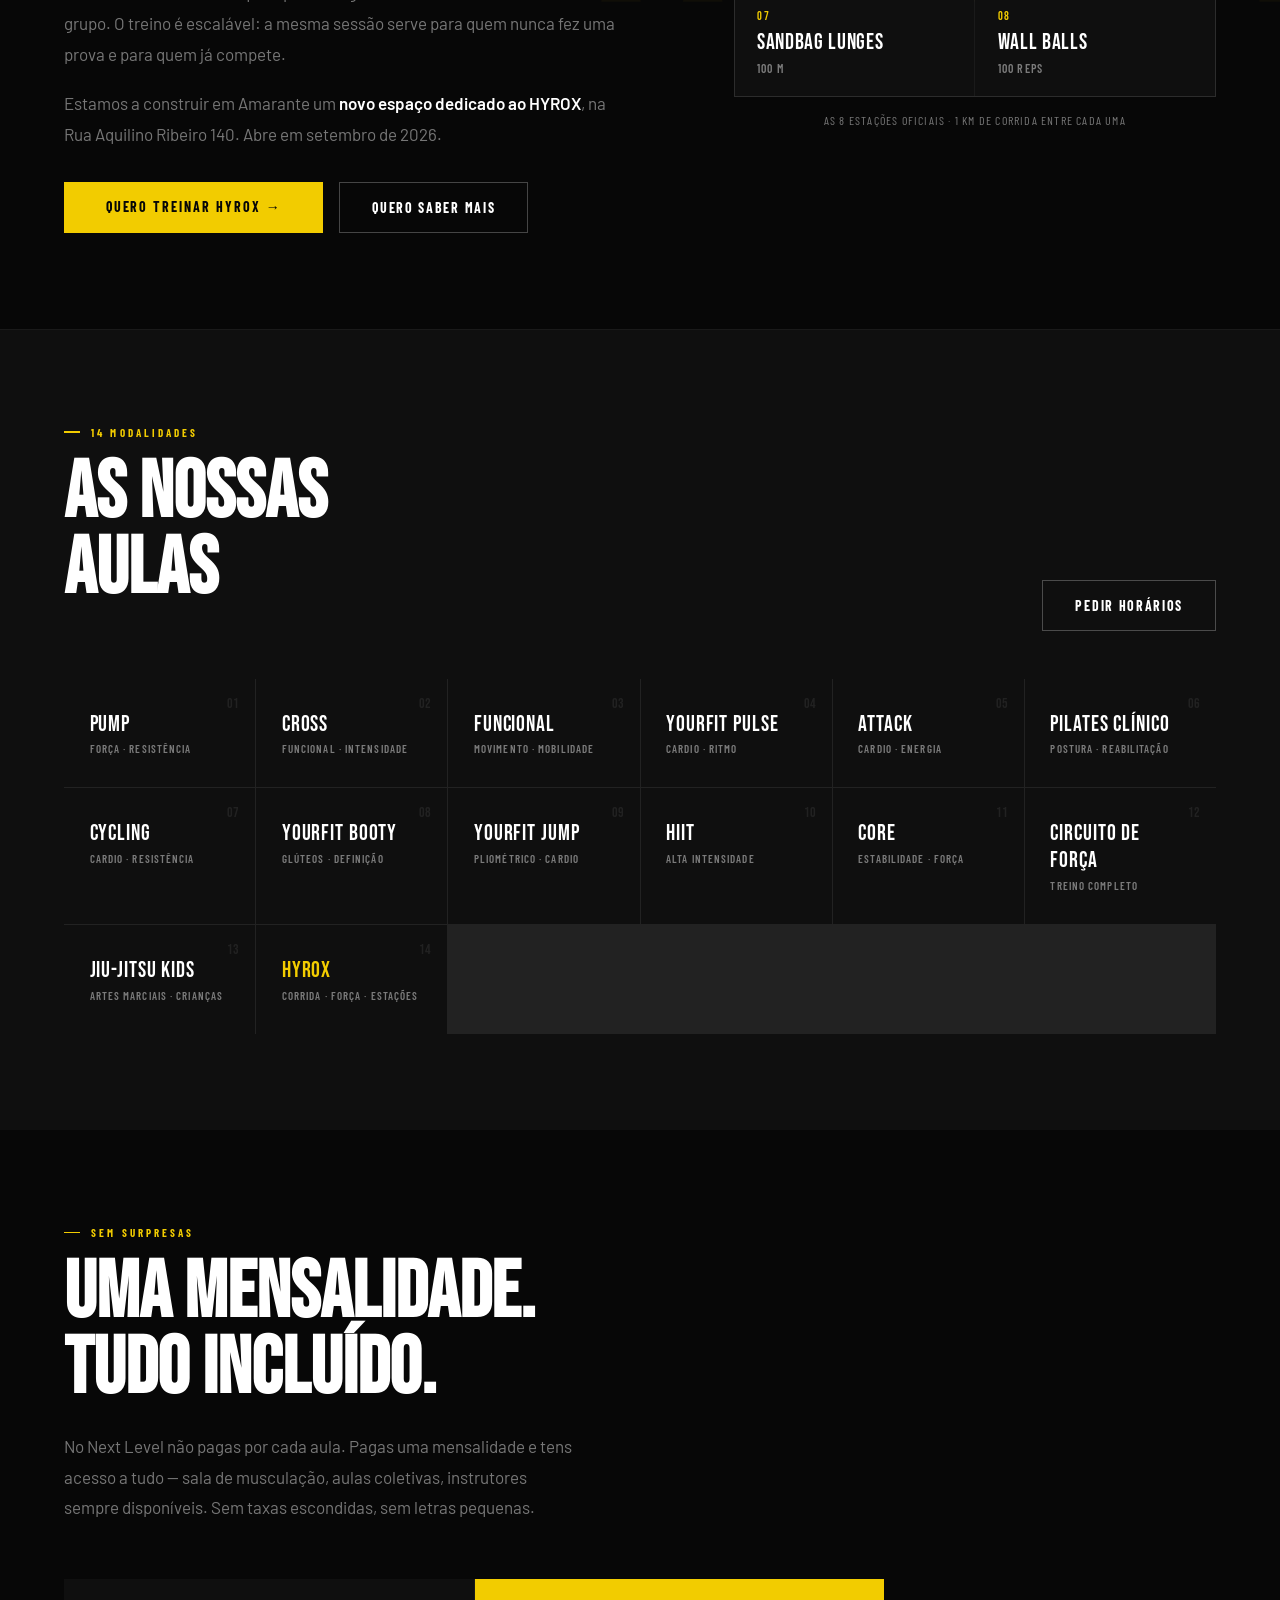
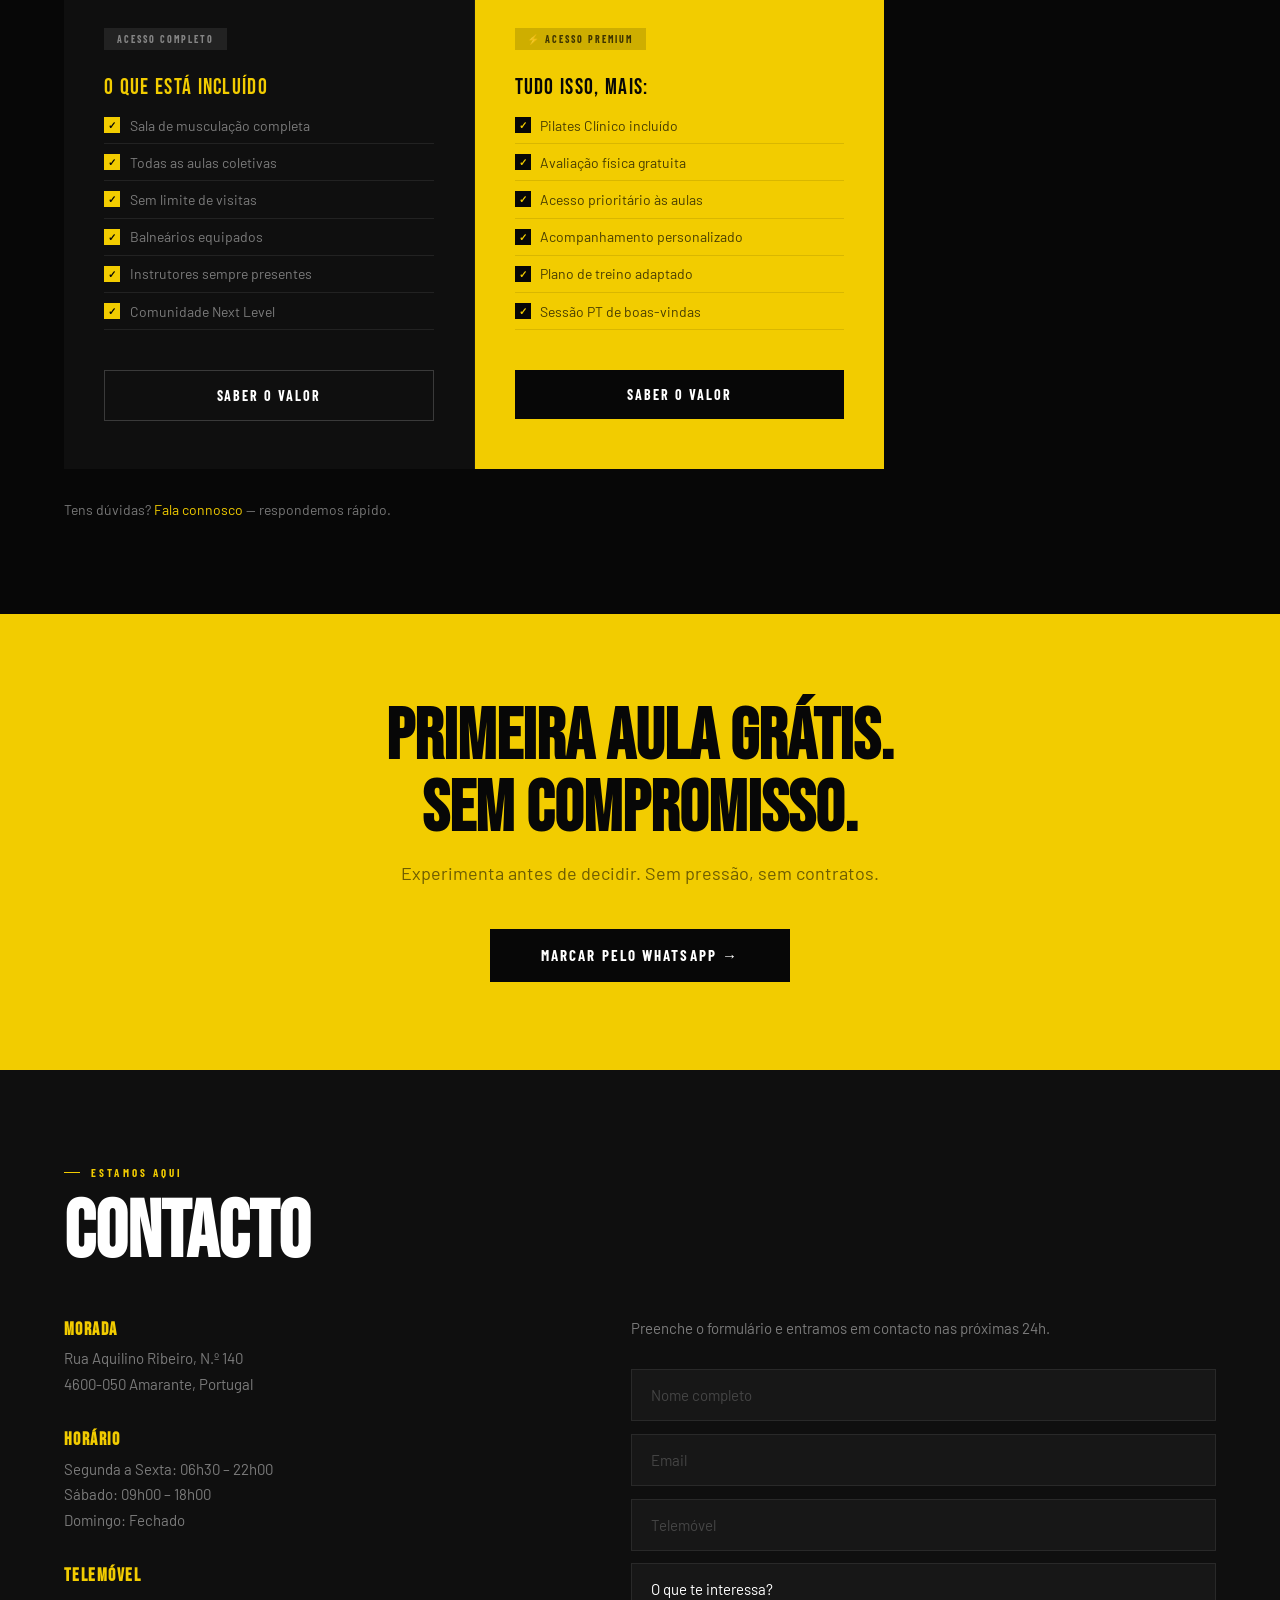
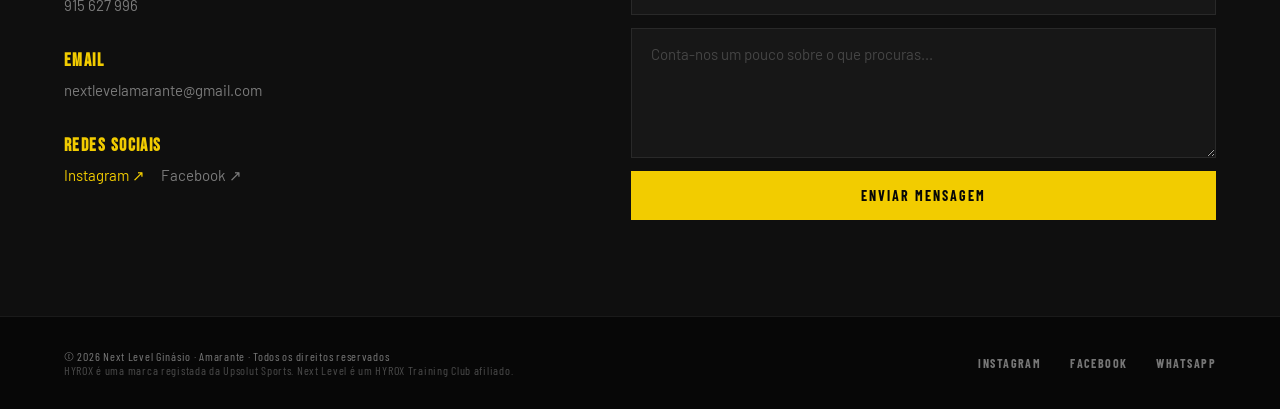
<file: index_14.html>
<!DOCTYPE html>
<html lang="pt-PT">
<head>
  <meta charset="UTF-8">
  <meta name="viewport" content="width=device-width, initial-scale=1.0">
  <meta name="description" content="Next Level Ginásio Amarante — Musculação, Aulas Coletivas, Personal Trainer e HYROX Training Club oficial. Treina como quiseres, mas treina connosco.">
  <title>Next Level Ginásio · Amarante | Musculação, Aulas e HYROX</title>
  <link rel="canonical" href="https://www.nextlevelamarante.com/">

  <!-- Open Graph / partilhas em WhatsApp, Instagram, Facebook -->
  <meta property="og:type" content="website">
  <meta property="og:locale" content="pt_PT">
  <meta property="og:site_name" content="Next Level Ginásio · Amarante">
  <meta property="og:title" content="Next Level Ginásio · Amarante">
  <meta property="og:description" content="Musculação, aulas coletivas, personal trainer e HYROX Training Club oficial em Amarante. Primeira aula grátis.">
  <meta property="og:url" content="https://www.nextlevelamarante.com/">
  <meta property="og:image" content="https://www.nextlevelamarante.com/hero.jpg">
  <meta name="twitter:card" content="summary_large_image">

  <!-- Dados estruturados para o Google (ficha local) -->
  <script type="application/ld+json">
  {
    "@context": "https://schema.org",
    "@type": ["HealthClub", "SportsActivityLocation"],
    "name": "Next Level Ginásio · Amarante",
    "url": "https://www.nextlevelamarante.com/",
    "image": "https://www.nextlevelamarante.com/hero.jpg",
    "telephone": "+351915627996",
    "email": "nextlevelamarante@gmail.com",
    "address": {
      "@type": "PostalAddress",
      "streetAddress": "Rua Aquilino Ribeiro, N.º 140",
      "postalCode": "4600-050",
      "addressLocality": "Amarante",
      "addressCountry": "PT"
    },
    "openingHoursSpecification": [
      { "@type": "OpeningHoursSpecification", "dayOfWeek": ["Monday","Tuesday","Wednesday","Thursday","Friday"], "opens": "06:30", "closes": "22:00" },
      { "@type": "OpeningHoursSpecification", "dayOfWeek": "Saturday", "opens": "09:00", "closes": "18:00" }
    ],
    "sameAs": [
      "https://www.instagram.com/nextlevelamarante",
      "https://www.facebook.com/nextlevelamarante"
    ],
    "amenityFeature": [
      { "@type": "LocationFeatureSpecification", "name": "Musculação", "value": true },
      { "@type": "LocationFeatureSpecification", "name": "Aulas coletivas", "value": true },
      { "@type": "LocationFeatureSpecification", "name": "Personal Trainer", "value": true },
      { "@type": "LocationFeatureSpecification", "name": "HYROX Training Club", "value": true }
    ]
  }
  </script>
  <link rel="preconnect" href="https://fonts.googleapis.com">
  <link rel="preconnect" href="https://fonts.gstatic.com" crossorigin>
  <link href="https://fonts.googleapis.com/css2?family=Bebas+Neue&family=Barlow+Condensed:ital,wght@0,400;0,600;0,700;1,400;1,700&family=Barlow:ital,wght@0,400;0,600;1,400&display=swap" rel="stylesheet">
  <style>
    *, *::before, *::after { box-sizing: border-box; margin: 0; padding: 0; }

    :root {
      --y: #F2CC00;
      --y-dim: rgba(242,204,0,0.12);
      --black: #070707;
      --dark: #0f0f0f;
      --dark2: #161616;
      --white: #ffffff;
      --muted: rgba(255,255,255,0.45);
      --muted2: rgba(255,255,255,0.08);
    }

    html { scroll-behavior: smooth; font-size: 16px; }

    body {
      background: var(--black);
      color: var(--white);
      font-family: 'Barlow', sans-serif;
      overflow-x: hidden;
    }

    /* ─── BARRA DE ANÚNCIO (Founding Member) ─── */
    #announce {
      position: fixed;
      inset: 0 0 auto 0;
      z-index: 210;
      height: 38px;
      display: flex;
      align-items: center;
      justify-content: center;
      gap: 0.9rem;
      padding: 0 5%;
      background: var(--y);
      color: var(--black);
      text-decoration: none;
      font-family: 'Barlow Condensed', sans-serif;
      font-size: 13px;
      font-weight: 700;
      letter-spacing: 0.1em;
      text-transform: uppercase;
      white-space: nowrap;
      overflow: hidden;
    }

    #announce:hover { background: #ffd814; }

    #announce .a-badge {
      background: var(--black);
      color: var(--y);
      padding: 0.2rem 0.6rem;
      font-size: 11px;
      letter-spacing: 0.16em;
    }

    #announce .a-days { opacity: 0.6; }
    #announce .a-arrow { font-weight: 900; }

    body.has-announce nav { top: 38px; }
    body.has-announce .hero { padding-top: 138px; }
    body.has-announce .mobile-menu { inset: 102px 0 0 0; }

    #announce .a-short { display: none; }

    @media (max-width: 720px) {
      #announce { font-size: 12px; gap: 0.6rem; letter-spacing: 0.06em; }
      #announce .a-days, #announce .a-long, #announce .a-badge { display: none; }
      #announce .a-short { display: inline; }
    }

    /* ─── NAV ─── */
    nav {
      position: fixed;
      inset: 0 0 auto 0;
      z-index: 200;
      display: flex;
      align-items: center;
      justify-content: space-between;
      padding: 1.1rem 5%;
      background: rgba(7,7,7,0.9);
      backdrop-filter: blur(10px);
      border-bottom: 1px solid rgba(255,255,255,0.05);
      transition: border-color 0.3s;
    }

    .nav-logo-svg { height: 40px; }

    .nav-links {
      display: flex;
      gap: 2.4rem;
      list-style: none;
    }

    .nav-links a {
      color: var(--muted);
      text-decoration: none;
      font-family: 'Barlow Condensed', sans-serif;
      font-size: 13px;
      font-weight: 600;
      letter-spacing: 0.14em;
      text-transform: uppercase;
      transition: color 0.2s;
    }

    .nav-links a:hover { color: var(--y); }

    .btn-nav {
      background: var(--y);
      color: var(--black);
      padding: 0.55rem 1.4rem;
      font-family: 'Barlow Condensed', sans-serif;
      font-size: 13px;
      font-weight: 700;
      letter-spacing: 0.12em;
      text-transform: uppercase;
      text-decoration: none;
      transition: opacity 0.2s;
      white-space: nowrap;
    }

    .btn-nav:hover { opacity: 0.82; }

    .hamburger {
      display: none;
      flex-direction: column;
      gap: 5px;
      cursor: pointer;
      padding: 4px;
    }

    .hamburger span {
      display: block;
      width: 22px;
      height: 1.5px;
      background: white;
      transition: transform 0.25s;
    }

    /* ─── HERO ─── */
    .hero {
      min-height: 100vh;
      padding-top: 100px;
      display: flex;
      flex-direction: column;
      position: relative;
      overflow: hidden;
     background: var(--black) top / cover no-repeat;
     background-image: url('https://raw.githubusercontent.com/joaonextlevel/nextlevel-ginasio/main/IMG_3366%20(1).jpeg');
    }

    .hero-img-placeholder {
      position: absolute;
      inset: 0;
      background:
        radial-gradient(ellipse 60% 80% at 70% 40%, rgba(242,204,0,0.04) 0%, transparent 60%),
        linear-gradient(135deg, #0a0a0a 0%, #111 50%, #0a0a0a 100%);
    }

    /* Remove este bloco quando colocares a foto real */
    .hero-grid-lines {
      position: absolute;
      inset: 0;
      background-image:
        linear-gradient(rgba(255,255,255,0.015) 1px, transparent 1px),
        linear-gradient(90deg, rgba(255,255,255,0.015) 1px, transparent 1px);
      background-size: 60px 60px;
    }

    .hero::after {
      content: '';
      position: absolute;
      inset: 0;
      background: linear-gradient(
        to top,
        rgba(7,7,7,1) 0%,
        rgba(7,7,7,0.7) 40%,
        rgba(7,7,7,0.2) 100%
      );
    }

    .hero-content {
      position: relative;
      z-index: 2;
      flex: 1;
      display: flex;
      flex-direction: column;
      justify-content: flex-end;
      padding: 0 5% 5rem;
      max-width: 900px;
    }

    .hero-eyebrow {
      font-family: 'Barlow Condensed', sans-serif;
      font-size: 12px;
      font-weight: 700;
      letter-spacing: 0.3em;
      text-transform: uppercase;
      color: var(--y);
      margin-bottom: 1.4rem;
      display: flex;
      align-items: center;
      gap: 0.8rem;
    }

    .hero-eyebrow::before {
      content: '';
      display: block;
      width: 24px;
      height: 2px;
      background: var(--y);
    }

    .hero h1 {
      font-family: 'Bebas Neue', sans-serif;
      font-size: clamp(64px, 11vw, 130px);
      line-height: 0.9;
      letter-spacing: 0.01em;
      color: var(--white);
      margin-bottom: 0.8rem;
    }

    .hero h1 .accent {
      color: var(--y);
      font-family: 'Barlow Condensed', sans-serif;
      font-style: italic;
      font-weight: 700;
      font-size: 0.65em;
      line-height: 1.1;
      display: block;
    }

    .hero-sub {
      font-size: 18px;
      color: var(--muted);
      font-style: italic;
      margin-bottom: 3rem;
    }

    .hero-ctas {
      display: flex;
      gap: 1rem;
      flex-wrap: wrap;
      align-items: center;
    }

    .btn-primary {
      background: var(--y);
      color: var(--black);
      padding: 1rem 2.6rem;
      font-family: 'Barlow Condensed', sans-serif;
      font-size: 14px;
      font-weight: 700;
      letter-spacing: 0.14em;
      text-transform: uppercase;
      text-decoration: none;
      display: inline-block;
      border: none;
      cursor: pointer;
      transition: opacity 0.2s, transform 0.15s;
    }

    .btn-primary:hover { opacity: 0.85; transform: translateY(-2px); }

    .btn-ghost {
      color: var(--white);
      padding: 1rem 2rem;
      font-family: 'Barlow Condensed', sans-serif;
      font-size: 14px;
      font-weight: 700;
      letter-spacing: 0.12em;
      text-transform: uppercase;
      text-decoration: none;
      border: 1px solid rgba(255,255,255,0.25);
      display: inline-block;
      transition: border-color 0.2s, color 0.2s;
    }

    .btn-ghost:hover { border-color: var(--y); color: var(--y); }

    .hero-scroll {
      position: relative;
      z-index: 2;
      padding: 1.5rem 5%;
      display: flex;
      align-items: center;
      gap: 0.8rem;
      border-top: 1px solid var(--muted2);
      overflow-x: auto;
    }

    .hero-scroll::-webkit-scrollbar { display: none; }

    .hero-pill {
      white-space: nowrap;
      font-family: 'Barlow Condensed', sans-serif;
      font-size: 12px;
      font-weight: 700;
      letter-spacing: 0.12em;
      text-transform: uppercase;
      color: var(--muted);
      padding: 0.4rem 1rem;
      border: 1px solid var(--muted2);
      transition: all 0.2s;
    }

    .hero-pill:hover { color: var(--y); border-color: var(--y-dim); }

    /* ─── STATS BAR ─── */
    .stats-bar {
      background: var(--y);
      display: flex;
      flex-wrap: wrap;
      justify-content: center;
    }

    .stat {
      flex: 1;
      min-width: 140px;
      padding: 1.6rem 2rem;
      text-align: center;
      border-right: 1px solid rgba(0,0,0,0.1);
    }

    .stat:last-child { border-right: none; }

    .stat-num {
      font-family: 'Bebas Neue', sans-serif;
      font-size: 40px;
      color: var(--black);
      line-height: 1;
      margin-bottom: 0.2rem;
    }

    .stat-label {
      font-family: 'Barlow Condensed', sans-serif;
      font-size: 10px;
      font-weight: 700;
      letter-spacing: 0.18em;
      text-transform: uppercase;
      color: rgba(0,0,0,0.55);
    }

    /* ─── SECTION BASE ─── */
    .section { padding: 6rem 5%; }

    .section-tag {
      font-family: 'Barlow Condensed', sans-serif;
      font-size: 11px;
      font-weight: 700;
      letter-spacing: 0.28em;
      text-transform: uppercase;
      color: var(--y);
      margin-bottom: 1rem;
      display: flex;
      align-items: center;
      gap: 0.7rem;
    }

    .section-tag::before {
      content: '';
      display: block;
      width: 16px;
      height: 1.5px;
      background: var(--y);
    }

    h2.display {
      font-family: 'Bebas Neue', sans-serif;
      font-size: clamp(42px, 6.5vw, 80px);
      line-height: 0.95;
      margin-bottom: 1.5rem;
    }

    /* ─── SERVICES ─── */
    .services { background: var(--dark); }

    .services-head {
      display: grid;
      grid-template-columns: 1fr 1fr;
      gap: 4rem;
      align-items: end;
      margin-bottom: 3.5rem;
    }

    .services-head p {
      color: var(--muted);
      font-size: 17px;
      line-height: 1.8;
      padding-bottom: 0.5rem;
      border-bottom: 1px solid var(--muted2);
    }

    .services-grid {
      display: grid;
      grid-template-columns: repeat(4, 1fr);
      gap: 1px;
      background: var(--muted2);
    }

    .svc {
      background: var(--dark);
      padding: 2.8rem 2.4rem;
      position: relative;
      overflow: hidden;
      transition: background 0.3s;
    }

    .svc::before {
      content: '';
      position: absolute;
      bottom: 0; left: 0;
      width: 0; height: 2px;
      background: var(--y);
      transition: width 0.5s cubic-bezier(0.25, 1, 0.5, 1);
    }

    .svc:hover { background: #131313; }
    .svc:hover::before { width: 100%; }

    .svc-num {
      font-family: 'Bebas Neue', sans-serif;
      font-size: 64px;
      color: rgba(255,255,255,0.04);
      position: absolute;
      top: 1rem;
      right: 1.5rem;
      line-height: 1;
      pointer-events: none;
    }

    .svc-icon {
      font-size: 36px;
      margin-bottom: 1.6rem;
      display: block;
    }

    .svc h3 {
      font-family: 'Bebas Neue', sans-serif;
      font-size: 30px;
      letter-spacing: 0.03em;
      margin-bottom: 0.8rem;
    }

    .svc p {
      color: var(--muted);
      font-size: 15px;
      line-height: 1.75;
    }

    /* ─── MANIFESTO ─── */
    .manifesto {
      background: var(--black);
      display: grid;
      grid-template-columns: 1fr 1fr;
      gap: 0;
      min-height: 640px;
    }

    .mani-visual {
      background: var(--dark2) center / cover no-repeat;
     background-image: url('https://raw.githubusercontent.com/joaonextlevel/nextlevel-ginasio/main/about.jpg');
      position: relative;
      min-height: 480px;
      display: flex;
      align-items: flex-end;
    }

    .mani-visual-placeholder {
      position: absolute;
      inset: 0;
      display: flex;
      align-items: center;
      justify-content: center;
      overflow: hidden;
    }

    .mani-neon {
      font-family: 'Bebas Neue', sans-serif;
      font-size: clamp(22px, 3vw, 36px);
      letter-spacing: 0.08em;
      color: var(--y);
      text-shadow: 0 0 20px rgba(242,204,0,0.5), 0 0 60px rgba(242,204,0,0.2);
      padding: 2rem;
      text-align: center;
      line-height: 1.3;
    }

    .mani-text {
      background: var(--dark);
      padding: 5rem 4rem;
      display: flex;
      flex-direction: column;
      justify-content: center;
    }

    .mani-text blockquote {
      font-family: 'Bebas Neue', sans-serif;
      font-size: clamp(32px, 4vw, 54px);
      line-height: 1.05;
      margin-bottom: 2rem;
    }

    .mani-text blockquote em {
      display: block;
      font-family: 'Barlow Condensed', sans-serif;
      font-style: italic;
      font-weight: 700;
      color: var(--y);
      font-size: 0.72em;
    }

    .mani-text p {
      color: var(--muted);
      line-height: 1.8;
      margin-bottom: 1.2rem;
      font-size: 16px;
    }

    /* ─── HYROX ─── */
    .hyrox {
      background: var(--black);
      position: relative;
      overflow: hidden;
      border-top: 1px solid var(--muted2);
      border-bottom: 1px solid var(--muted2);
    }

    .hyrox::before {
      content: 'HYROX';
      position: absolute;
      right: -2%;
      top: 50%;
      transform: translateY(-50%);
      font-family: 'Bebas Neue', sans-serif;
      font-size: clamp(160px, 28vw, 380px);
      line-height: 1;
      color: rgba(242,204,0,0.035);
      pointer-events: none;
      user-select: none;
    }

    .hyrox-grid {
      position: relative;
      display: grid;
      grid-template-columns: 1.1fr 0.9fr;
      gap: 5rem;
      align-items: center;
    }

    .hyrox-text p {
      color: var(--muted);
      font-size: 17px;
      line-height: 1.8;
      margin-bottom: 1.2rem;
      max-width: 560px;
    }

    .hyrox-text p strong { color: var(--white); font-weight: 600; }

    .hyrox-badge {
      display: inline-flex;
      align-items: center;
      gap: 0.6rem;
      border: 1px solid var(--y);
      color: var(--y);
      padding: 0.4rem 0.9rem;
      font-family: 'Barlow Condensed', sans-serif;
      font-size: 11px;
      font-weight: 700;
      letter-spacing: 0.2em;
      text-transform: uppercase;
      margin-bottom: 1.6rem;
    }

    .hyrox-badge::before {
      content: '';
      width: 7px; height: 7px;
      background: var(--y);
      border-radius: 50%;
      box-shadow: 0 0 10px var(--y);
    }

    .hyrox-ctas {
      display: flex;
      gap: 1rem;
      flex-wrap: wrap;
      margin-top: 2rem;
    }

    .stations {
      list-style: none;
      display: grid;
      grid-template-columns: 1fr 1fr;
      gap: 1px;
      background: var(--muted2);
      border: 1px solid var(--muted2);
    }

    .stations li {
      background: var(--dark);
      padding: 1.3rem 1.4rem;
      display: flex;
      flex-direction: column;
      gap: 0.3rem;
      transition: background 0.2s;
    }

    .stations li:hover { background: var(--dark2); }

    .stations .st-num {
      font-family: 'Bebas Neue', sans-serif;
      font-size: 12px;
      color: var(--y);
      letter-spacing: 0.15em;
    }

    .stations .st-name {
      font-family: 'Bebas Neue', sans-serif;
      font-size: 22px;
      letter-spacing: 0.03em;
    }

    .stations .st-dist {
      font-family: 'Barlow Condensed', sans-serif;
      font-size: 12px;
      font-weight: 600;
      letter-spacing: 0.1em;
      text-transform: uppercase;
      color: var(--muted);
    }

    .stations-cap {
      margin-top: 1rem;
      font-family: 'Barlow Condensed', sans-serif;
      font-size: 12px;
      letter-spacing: 0.1em;
      text-transform: uppercase;
      color: var(--muted);
      text-align: center;
    }

    /* ─── CLASSES ─── */
    .classes { background: var(--dark); }

    .classes-head {
      display: flex;
      justify-content: space-between;
      align-items: flex-end;
      margin-bottom: 3rem;
      flex-wrap: wrap;
      gap: 1.5rem;
    }

    .classes-grid {
      display: grid;
      grid-template-columns: repeat(auto-fill, minmax(170px, 1fr));
      gap: 1px;
      background: var(--muted2);
    }

    .cls {
      background: var(--dark);
      padding: 2rem 1.6rem;
      cursor: default;
      transition: background 0.2s;
      position: relative;
    }

    .cls::after {
      content: attr(data-num);
      position: absolute;
      top: 1rem;
      right: 1rem;
      font-family: 'Bebas Neue', sans-serif;
      font-size: 14px;
      color: rgba(255,255,255,0.08);
    }

    .cls:hover { background: var(--dark2); }
    .cls:hover .cls-name { color: var(--y); }

    .cls-name {
      font-family: 'Bebas Neue', sans-serif;
      font-size: 22px;
      letter-spacing: 0.04em;
      margin-bottom: 0.3rem;
      transition: color 0.2s;
    }

    .cls-tag {
      font-family: 'Barlow Condensed', sans-serif;
      font-size: 11px;
      font-weight: 600;
      letter-spacing: 0.1em;
      text-transform: uppercase;
      color: var(--muted);
    }

    /* ─── PRICING ─── */
    .pricing { background: var(--black); }

    .pricing-head { margin-bottom: 3.5rem; }

    .pricing-grid {
      display: grid;
      grid-template-columns: repeat(2, 1fr);
      gap: 1px;
      background: var(--muted2);
      max-width: 820px;
    }

    .plan {
      background: var(--dark);
      padding: 3rem 2.5rem;
      position: relative;
    }

    .plan.hot { background: var(--y); }

    .plan-badge {
      display: inline-block;
      font-family: 'Barlow Condensed', sans-serif;
      font-size: 10px;
      font-weight: 700;
      letter-spacing: 0.2em;
      text-transform: uppercase;
      padding: 0.3rem 0.8rem;
      margin-bottom: 1.5rem;
    }

    .plan:not(.hot) .plan-badge {
      background: var(--muted2);
      color: var(--muted);
    }

    .plan.hot .plan-badge {
      background: rgba(0,0,0,0.15);
      color: rgba(0,0,0,0.7);
    }

    .plan-price {
      font-family: 'Bebas Neue', sans-serif;
      font-size: 80px;
      line-height: 1;
      margin-bottom: 0.2rem;
      color: var(--white);
    }

    .plan.hot .plan-price { color: var(--black); }

    .plan-price sup {
      font-size: 28px;
      vertical-align: top;
      margin-top: 14px;
      display: inline-block;
    }

    .plan-period {
      font-size: 13px;
      color: var(--muted);
      margin-bottom: 2rem;
    }

    .plan.hot .plan-period { color: rgba(0,0,0,0.5); }

    .plan-features {
      list-style: none;
      margin-bottom: 2.5rem;
    }

    .plan-features li {
      padding: 0.6rem 0;
      font-size: 14px;
      color: var(--muted);
      border-bottom: 1px solid var(--muted2);
      display: flex;
      gap: 0.6rem;
      align-items: center;
    }

    .plan.hot .plan-features li {
      color: rgba(0,0,0,0.7);
      border-bottom-color: rgba(0,0,0,0.1);
    }

    .tick {
      flex-shrink: 0;
      width: 16px;
      height: 16px;
      background: var(--y);
      color: var(--black);
      font-size: 10px;
      font-weight: 900;
      display: flex;
      align-items: center;
      justify-content: center;
    }

    .plan.hot .tick { background: var(--black); color: var(--y); }

    .btn-plan {
      display: block;
      text-align: center;
      text-decoration: none;
      padding: 1rem;
      font-family: 'Barlow Condensed', sans-serif;
      font-size: 14px;
      font-weight: 700;
      letter-spacing: 0.14em;
      text-transform: uppercase;
      transition: all 0.2s;
    }

    .plan:not(.hot) .btn-plan {
      border: 1px solid rgba(255,255,255,0.18);
      color: var(--white);
    }

    .plan:not(.hot) .btn-plan:hover {
      background: var(--y);
      color: var(--black);
      border-color: var(--y);
    }

    .plan.hot .btn-plan {
      background: var(--black);
      color: var(--white);
    }

    .plan.hot .btn-plan:hover { opacity: 0.82; }

    /* ─── CTA BAND ─── */
    .cta-band {
      background: var(--y);
      padding: 5.5rem 5%;
      text-align: center;
    }

    .cta-band h2 {
      font-family: 'Bebas Neue', sans-serif;
      font-size: clamp(42px, 6vw, 72px);
      color: var(--black);
      line-height: 1;
      margin-bottom: 1rem;
    }

    .cta-band p {
      font-size: 18px;
      color: rgba(0,0,0,0.55);
      margin-bottom: 2.8rem;
    }

    .btn-black {
      background: var(--black);
      color: var(--white);
      padding: 1.1rem 3.2rem;
      font-family: 'Barlow Condensed', sans-serif;
      font-size: 15px;
      font-weight: 700;
      letter-spacing: 0.14em;
      text-transform: uppercase;
      text-decoration: none;
      display: inline-block;
      transition: opacity 0.2s;
    }

    .btn-black:hover { opacity: 0.82; }

    /* ─── CONTACT ─── */
    .contact { background: var(--dark); }

    .contact-grid {
      display: grid;
      grid-template-columns: 1fr 1.2fr;
      gap: 5rem;
    }

    .contact-info h3 {
      font-family: 'Bebas Neue', sans-serif;
      font-size: 18px;
      letter-spacing: 0.08em;
      color: var(--y);
      margin-bottom: 0.4rem;
      margin-top: 2rem;
    }

    .contact-info h3:first-of-type { margin-top: 0; }

    .contact-info p, .contact-info a {
      color: var(--muted);
      font-size: 15px;
      line-height: 1.7;
      text-decoration: none;
      display: block;
    }

    .contact-info a:hover { color: var(--y); }

    .contact-form {
      display: flex;
      flex-direction: column;
      gap: 0.8rem;
    }

    .contact-form input,
    .contact-form textarea,
    .contact-form select {
      background: rgba(255,255,255,0.035);
      border: 1px solid rgba(255,255,255,0.08);
      color: var(--white);
      padding: 1rem 1.2rem;
      font-family: 'Barlow', sans-serif;
      font-size: 15px;
      outline: none;
      width: 100%;
      transition: border-color 0.2s;
      -webkit-appearance: none;
    }

    .contact-form input:focus,
    .contact-form textarea:focus,
    .contact-form select:focus { border-color: var(--y); }

    .contact-form input::placeholder,
    .contact-form textarea::placeholder { color: rgba(255,255,255,0.2); }

    .contact-form select option { background: #111; }

    .contact-form textarea { height: 130px; resize: vertical; }

    /* ─── FOOTER ─── */
    footer {
      background: var(--black);
      border-top: 1px solid var(--muted2);
      padding: 2rem 5%;
      display: flex;
      align-items: center;
      justify-content: space-between;
      flex-wrap: wrap;
      gap: 1rem;
    }

    .footer-copy {
      font-family: 'Barlow Condensed', sans-serif;
      font-size: 12px;
      letter-spacing: 0.06em;
      color: var(--muted);
    }

    .footer-socials {
      display: flex;
      gap: 1.8rem;
    }

    .footer-socials a {
      font-family: 'Barlow Condensed', sans-serif;
      font-size: 12px;
      font-weight: 700;
      letter-spacing: 0.12em;
      text-transform: uppercase;
      color: var(--muted);
      text-decoration: none;
      transition: color 0.2s;
    }

    .footer-socials a:hover { color: var(--y); }

    /* ─── MOBILE NAV PANEL ─── */
    .mobile-menu {
      display: none;
      position: fixed;
      inset: 64px 0 0 0;
      background: rgba(7,7,7,0.97);
      z-index: 190;
      padding: 2.5rem 5%;
      flex-direction: column;
      gap: 0;
      border-top: 1px solid var(--muted2);
    }

    .mobile-menu.open { display: flex; }

    .mobile-menu a {
      font-family: 'Bebas Neue', sans-serif;
      font-size: 36px;
      letter-spacing: 0.04em;
      color: var(--white);
      text-decoration: none;
      padding: 0.8rem 0;
      border-bottom: 1px solid var(--muted2);
      transition: color 0.2s;
    }

    .mobile-menu a:hover { color: var(--y); }

    /* ─── RESPONSIVE ─── */
    @media (max-width: 960px) {
      .services-head { grid-template-columns: 1fr; gap: 2rem; }
      .services-grid { grid-template-columns: 1fr 1fr; }
      .manifesto { grid-template-columns: 1fr; }
      .mani-visual { min-height: 340px; }
      .hyrox-grid { grid-template-columns: 1fr; gap: 3rem; }
      .hyrox::before { font-size: 160px; top: auto; bottom: -20px; transform: none; }
      .mani-text { padding: 3rem 2rem; }
      .classes-grid { grid-template-columns: repeat(auto-fill, minmax(140px, 1fr)); }
      .pricing-grid { grid-template-columns: 1fr; max-width: 440px; }
      .contact-grid { grid-template-columns: 1fr; gap: 3rem; }
    }

    @media (max-width: 720px) {
      .nav-links { display: none; }
      .btn-nav { display: none; }
      .hamburger { display: flex; }
      .hero-content { padding: 0 5% 5rem; }
      .section { padding: 4rem 5%; }
      .services-grid { grid-template-columns: 1fr; }
      .manifesto { min-height: auto; }
      footer { flex-direction: column; text-align: center; }
    }

    @media (max-width: 480px) {
      .stats-bar { flex-direction: column; }
      .stat { border-right: none; border-bottom: 1px solid rgba(0,0,0,0.1); }
      .stat:last-child { border-bottom: none; }
    }

    /* ─── SCROLL ANIMATIONS ─── */
    .reveal {
      opacity: 0;
      transform: translateY(28px);
      transition: opacity 0.7s cubic-bezier(0.25,1,0.5,1), transform 0.7s cubic-bezier(0.25,1,0.5,1);
    }

    .reveal.visible {
      opacity: 1;
      transform: none;
    }
  </style>
</head>
<body class="has-announce">

<!-- ═══════════ BARRA FOUNDING MEMBER (sai sozinha depois de 25/09/2026) ═══════════ -->
<a id="announce" href="/founders/" data-founders-only>
  <span class="a-badge">Novo</span>
  <span class="a-long">HYROX Training Club · 75 vagas Founding Member</span>
  <span class="a-short">HYROX · 75 vagas Founding Member</span>
  <span class="a-days" id="announce-dias">Lista fecha a 25 de setembro</span>
  <span class="a-arrow">→</span>
</a>

<!-- ═══════════ NAV ═══════════ -->
<nav id="nav">
  <!--
    Logo Next Level em CSS puro.
    Frame incompleto no canto top-right + três barras verticais + wordmark HTML.
  -->
  <a href="#hero" style="text-decoration:none;display:flex;align-items:center;gap:10px">

    <!-- Icon mark: frame CSS + barras -->
    <div style="
      position:relative;
      width:42px;height:44px;
      flex-shrink:0;
    ">
      <!-- Frame: borda esquerda -->
      <div style="position:absolute;left:0;top:0;bottom:0;width:2px;background:white"></div>
      <!-- Frame: borda inferior -->
      <div style="position:absolute;left:0;right:0;bottom:0;height:2px;background:white"></div>
      <!-- Frame: borda direita (só metade inferior) -->
      <div style="position:absolute;right:0;bottom:0;top:50%;width:2px;background:white"></div>
      <!-- Frame: borda superior (para antes das barras) -->
      <div style="position:absolute;left:0;top:0;width:55%;height:2px;background:white"></div>

      <!-- Três barras verticais no canto top-right -->
      <div style="position:absolute;right:10px;top:2px;width:4px;height:14px;background:white"></div>
      <div style="position:absolute;right:5px;top:2px;width:4px;height:14px;background:#F2CC00"></div>
      <div style="position:absolute;right:0;top:2px;width:4px;height:14px;background:white"></div>

      <!-- NEXT dentro do frame -->
      <div style="
        position:absolute;left:5px;top:10px;
        font-family:'Arial Black',Impact,sans-serif;
        font-weight:900;font-size:9px;
        letter-spacing:0.05em;color:white;
        line-height:1;
      ">NEXT</div>

      <!-- LEVEL com E em amarelo -->
      <div style="
        position:absolute;left:5px;bottom:10px;
        font-family:'Arial Black',Impact,sans-serif;
        font-weight:900;font-size:9px;
        letter-spacing:0.05em;color:white;
        line-height:1;
        display:flex;align-items:center;gap:0;
      ">
        <span>L</span>
        <!-- E como 3 barras -->
        <span style="
          display:inline-flex;flex-direction:column;
          justify-content:center;gap:1.5px;
          margin:0 0.5px;height:9px;
        ">
          <span style="display:block;width:5px;height:1.5px;background:white"></span>
          <span style="display:block;width:4px;height:1.5px;background:#F2CC00"></span>
          <span style="display:block;width:5px;height:1.5px;background:white"></span>
        </span>
        <span>VEL</span>
      </div>

      <!-- GINÁSIO no fundo -->
      <div style="
        position:absolute;bottom:3px;left:50%;transform:translateX(-50%);
        font-family:Arial,sans-serif;font-size:4px;
        letter-spacing:0.25em;color:rgba(255,255,255,0.35);
        white-space:nowrap;
      ">GINÁSIO</div>
    </div>

    <!-- Wordmark HTML -->
    <div style="display:flex;flex-direction:column;line-height:1;gap:3px">
      <span style="
        font-family:'Arial Black',Impact,sans-serif;
        font-weight:900;font-size:14px;
        letter-spacing:0.1em;color:#fff;
        line-height:1;
      ">NEXT LEVEL</span>
      <span style="
        font-family:Arial,sans-serif;font-size:6.5px;
        letter-spacing:0.3em;color:rgba(255,255,255,0.35);
        text-transform:uppercase;
      ">Ginásio · Amarante</span>
    </div>

  </a>

  <ul class="nav-links">
    <li><a href="#servicos">Serviços</a></li>
    <li><a href="#aulas">Aulas</a></li>
    <li><a href="#hyrox" style="color:var(--y)">HYROX</a></li>
    <li><a href="#precos">Preços</a></li>
    <li><a href="#contacto">Contacto</a></li>
  </ul>

  <div style="display:flex;align-items:center;gap:0.8rem">
    <a href="#contacto" class="btn-nav">Experimenta Grátis</a>
    <button class="hamburger" id="ham" aria-label="Menu" onclick="toggleMenu()">
      <span></span><span></span><span></span>
    </button>
  </div>
</nav>

<!-- Mobile menu -->
<nav class="mobile-menu" id="mobile-menu">
  <a href="#servicos" onclick="closeMenu()">Serviços</a>
  <a href="#aulas" onclick="closeMenu()">Aulas</a>
  <a href="#hyrox" onclick="closeMenu()" style="color:var(--y)">HYROX</a>
  <a href="#precos" onclick="closeMenu()">Preços</a>
  <a href="#contacto" onclick="closeMenu()">Contacto</a>
  <a href="#contacto" onclick="closeMenu()" style="color:var(--y);margin-top:1.5rem;border:none">Experimenta Grátis →</a>
</nav>

<!-- ═══════════ HERO ═══════════ -->
<!--
  FOTO HERO: coloca a tua melhor foto do ginásio em hero1.jpg
  e adiciona ao elemento .hero o style:
  background-image: url('https://raw.githubusercontent.com/joaonextlevel/nextlevel-ginasio/main/about.jpg');
-->
<section class="hero" id="hero">
  <div class="hero-img-placeholder"></div>
  <div class="hero-grid-lines"></div>

  <div class="hero-content">
    <h1>
      TREINA COMO<br>
      QUISERES,
      <span class="accent">mas treina connosco.</span>
    </h1>
    <p class="hero-sub">O teu próximo nível começa aqui.</p>
    <div class="hero-ctas">
      <a href="#contacto" class="btn-primary">Experimenta Grátis</a>
      <a href="#aulas" class="btn-ghost">Ver Aulas ↓</a>
    </div>
  </div>

  <div class="hero-scroll">
    <span class="hero-pill" style="color:var(--y);border-color:var(--y-dim)">HYROX</span>
    <span class="hero-pill">Musculação</span>
    <span class="hero-pill">Aulas Coletivas</span>
    <span class="hero-pill">Personal Trainer</span>
    <span class="hero-pill">Pilates Clínico</span>
    <span class="hero-pill">Cross</span>
    <span class="hero-pill">Cycling</span>
    <span class="hero-pill">HIIT</span>
    <span class="hero-pill">Jiu-Jitsu Kids</span>
  </div>
</section>

<!-- ═══════════ STATS ═══════════ -->
<div class="stats-bar">
  <div class="stat">
    <div class="stat-num">4+</div>
    <div class="stat-label">Anos de Experiência</div>
  </div>
  <div class="stat">
    <div class="stat-num">14</div>
    <div class="stat-label">Modalidades de Treino</div>
  </div>
  <div class="stat">
    <div class="stat-num">6h30</div>
    <div class="stat-label">Abertura Diária</div>
  </div>
  <div class="stat">
    <div class="stat-num">Amarante</div>
    <div class="stat-label">A tua cidade, o teu ginásio</div>
  </div>
</div>

<!-- ═══════════ SERVIÇOS ═══════════ -->
<section class="services section reveal" id="servicos">
  <div class="services-head">
    <div>
      <p class="section-tag">O que fazemos</p>
      <h2 class="display">Tudo o que<br>precisas para<br>evoluir.</h2>
    </div>
    <p>Não somos um ginásio genérico. Instrutores que conhecem o teu nome, um espaço cuidado e um ambiente onde te apetece aparecer todos os dias.</p>
  </div>

  <div class="services-grid">
    <div class="svc">
      <span class="svc-num">01</span>
      <span class="svc-icon">🏋️</span>
      <h3>Musculação</h3>
      <p>Zona de pesos completa para treino de força, hipertrofia e condição física. Para todos os níveis e objetivos.</p>
    </div>
    <div class="svc">
      <span class="svc-num">02</span>
      <span class="svc-icon">⚡</span>
      <h3>Aulas Coletivas</h3>
      <p>14 modalidades. Do Pump ao Pilates, do HIIT ao HYROX. Sempre orientadas por instrutores certificados e motivados.</p>
    </div>
    <div class="svc">
      <span class="svc-num">03</span>
      <span class="svc-icon">🎯</span>
      <h3>Personal Trainer</h3>
      <p>Treino personalizado ao teu corpo, aos teus objetivos e ao teu ritmo. Progressão real com acompanhamento contínuo.</p>
    </div>
    <a class="svc" href="#hyrox" style="text-decoration:none;color:inherit;display:block">
      <span class="svc-num">04</span>
      <span class="svc-icon">🏁</span>
      <h3 style="color:var(--y)">HYROX Training Club</h3>
      <p>Clube afiliado oficial em Amarante. Treino de performance com o método HYROX: corrida, força e as 8 estações da prova. Novo espaço a abrir em setembro.</p>
    </a>
  </div>
</section>

<!-- ═══════════ MANIFESTO ═══════════ -->
<!--
  FOTO ABOUT: coloca uma boa foto do ginásio / atmosfera em about.jpg
  e adiciona ao elemento .mani-visual o style:
  background-image: url('https://raw.githubusercontent.com/joaonextlevel/nextlevel-ginasio/main/about.jpg');
-->
<div class="manifesto reveal">
  <div class="mani-visual">
    <div class="mani-visual-placeholder">
      
    </div>
  </div>
  <div class="mani-text">
    <p class="section-tag">A nossa filosofia</p>
    <blockquote>
      Treinar é a nova<br>forma de
      <em>"sair com amigos."</em>
      E nós percebemos porquê.
    </blockquote>
    <p>Criámos um espaço onde a motivação não depende de força de vontade solitária. Depende de comunidade, de instrutores presentes e de um ambiente que te puxa para cima.</p>
    <p>Há 4 anos em Amarante a construir algo diferente. Uma comunidade que volta todos os dias — não por obrigação, mas por vontade.</p>
    <a href="#contacto" class="btn-primary" style="margin-top:1.5rem;align-self:flex-start">Junta-te a Nós</a>
  </div>
</div>

<!-- ═══════════ HYROX ═══════════ -->
<section class="hyrox section reveal" id="hyrox">
  <div class="hyrox-grid">
    <div class="hyrox-text">
      <span class="hyrox-badge">HYROX Training Club afiliado</span>
      <p class="section-tag">Treino de performance</p>
      <h2 class="display">Corre. Puxa.<br>Empurra. Repete.</h2>
      <p><strong>HYROX é a prova de fitness que é igual em todo o mundo:</strong> 8 km de corrida em 8 voltas de 1 km, e entre cada volta uma estação de trabalho. Do iniciante ao profissional, toda a gente faz o mesmo percurso.</p>
      <p>No Next Level treinas com a <strong>metodologia oficial da marca</strong>: força, resistência, corrida e técnica, tudo o que a prova exige, construído sessão a sessão e em grupo. O treino é escalável: a mesma sessão serve para quem nunca fez uma prova e para quem já compete.</p>
      <p>Estamos a construir em Amarante um <strong>novo espaço dedicado ao HYROX</strong>, na Rua Aquilino Ribeiro 140. Abre em setembro de 2026.</p>
      <div class="hyrox-ctas">
        <a href="/founders/" class="btn-primary" data-hyrox-link>Vagas Founding Member →</a>
        <a href="#contacto" class="btn-ghost">Quero saber mais</a>
      </div>
    </div>
    <div>
      <ul class="stations">
        <li><span class="st-num">01</span><span class="st-name">SkiErg</span><span class="st-dist">1000 m</span></li>
        <li><span class="st-num">02</span><span class="st-name">Sled Push</span><span class="st-dist">50 m</span></li>
        <li><span class="st-num">03</span><span class="st-name">Sled Pull</span><span class="st-dist">50 m</span></li>
        <li><span class="st-num">04</span><span class="st-name">Burpee Broad Jumps</span><span class="st-dist">80 m</span></li>
        <li><span class="st-num">05</span><span class="st-name">Rowing</span><span class="st-dist">1000 m</span></li>
        <li><span class="st-num">06</span><span class="st-name">Farmers Carry</span><span class="st-dist">200 m</span></li>
        <li><span class="st-num">07</span><span class="st-name">Sandbag Lunges</span><span class="st-dist">100 m</span></li>
        <li><span class="st-num">08</span><span class="st-name">Wall Balls</span><span class="st-dist">100 reps</span></li>
      </ul>
      <p class="stations-cap">As 8 estações oficiais · 1 km de corrida entre cada uma</p>
    </div>
  </div>
</section>

<!-- ═══════════ AULAS ═══════════ -->
<section class="classes section reveal" id="aulas">
  <div class="classes-head">
    <div>
      <p class="section-tag">14 modalidades</p>
      <h2 class="display">As Nossas<br>Aulas</h2>
    </div>
    <a href="#contacto" class="btn-ghost">Pedir Horários</a>
  </div>

  <div class="classes-grid">
    <div class="cls" data-num="01">
      <div class="cls-name">Pump</div>
      <div class="cls-tag">Força · Resistência</div>
    </div>
    <div class="cls" data-num="02">
      <div class="cls-name">Cross</div>
      <div class="cls-tag">Funcional · Intensidade</div>
    </div>
    <div class="cls" data-num="03">
      <div class="cls-name">Funcional</div>
      <div class="cls-tag">Movimento · Mobilidade</div>
    </div>
    <div class="cls" data-num="04">
      <div class="cls-name">YourFit Pulse</div>
      <div class="cls-tag">Cardio · Ritmo</div>
    </div>
    <div class="cls" data-num="05">
      <div class="cls-name">Attack</div>
      <div class="cls-tag">Cardio · Energia</div>
    </div>
    <div class="cls" data-num="06">
      <div class="cls-name">Pilates Clínico</div>
      <div class="cls-tag">Postura · Reabilitação</div>
    </div>
    <div class="cls" data-num="07">
      <div class="cls-name">Cycling</div>
      <div class="cls-tag">Cardio · Resistência</div>
    </div>
    <div class="cls" data-num="08">
      <div class="cls-name">YourFit Booty</div>
      <div class="cls-tag">Glúteos · Definição</div>
    </div>
    <div class="cls" data-num="09">
      <div class="cls-name">YourFit Jump</div>
      <div class="cls-tag">Pliométrico · Cardio</div>
    </div>
    <div class="cls" data-num="10">
      <div class="cls-name">HIIT</div>
      <div class="cls-tag">Alta Intensidade</div>
    </div>
    <div class="cls" data-num="11">
      <div class="cls-name">Core</div>
      <div class="cls-tag">Estabilidade · Força</div>
    </div>
    <div class="cls" data-num="12">
      <div class="cls-name">Circuito de Força</div>
      <div class="cls-tag">Treino Completo</div>
    </div>
    <div class="cls" data-num="13">
      <div class="cls-name">Jiu-Jitsu Kids</div>
      <div class="cls-tag">Artes Marciais · Crianças</div>
    </div>
    <a class="cls" data-num="14" href="#hyrox" style="text-decoration:none;color:inherit;display:block;cursor:pointer">
      <div class="cls-name" style="color:var(--y)">HYROX</div>
      <div class="cls-tag">Corrida · Força · Estações</div>
    </a>
  </div>
</section>

<!-- ═══════════ PREÇOS ═══════════ -->
<section class="pricing section reveal" id="precos">
  <div class="pricing-head">
    <p class="section-tag">Sem surpresas</p>
    <h2 class="display">Uma mensalidade.<br>Tudo incluído.</h2>
    <p style="color:var(--muted);max-width:520px;margin-top:0.8rem;font-size:17px;line-height:1.8">
      No Next Level não pagas por cada aula. Pagas uma mensalidade e tens acesso a tudo — sala de musculação, aulas coletivas, instrutores sempre disponíveis. Sem taxas escondidas, sem letras pequenas.
    </p>
  </div>

  <div class="pricing-grid">
    <div class="plan">
      <div class="plan-badge">Acesso Completo</div>
      <div style="font-family:'Bebas Neue',sans-serif;font-size:22px;color:var(--y);letter-spacing:0.06em;margin-bottom:0.4rem">O QUE ESTÁ INCLUÍDO</div>
      <ul class="plan-features" style="margin-bottom:2.5rem">
        <li><div class="tick">✓</div> Sala de musculação completa</li>
        <li><div class="tick">✓</div> Todas as aulas coletivas</li>
        <li><div class="tick">✓</div> Sem limite de visitas</li>
        <li><div class="tick">✓</div> Balneários equipados</li>
        <li><div class="tick">✓</div> Instrutores sempre presentes</li>
        <li><div class="tick">✓</div> Comunidade Next Level</li>
      </ul>
      <a href="#contacto" class="btn-plan">Saber o Valor</a>
    </div>
    <div class="plan hot">
      <div class="plan-badge">⚡ Acesso Premium</div>
      <div style="font-family:'Bebas Neue',sans-serif;font-size:22px;color:var(--black);letter-spacing:0.06em;margin-bottom:0.4rem">TUDO ISSO, MAIS:</div>
      <ul class="plan-features" style="margin-bottom:2.5rem">
        <li><div class="tick">✓</div> Pilates Clínico incluído</li>
        <li><div class="tick">✓</div> Avaliação física gratuita</li>
        <li><div class="tick">✓</div> Acesso prioritário às aulas</li>
        <li><div class="tick">✓</div> Acompanhamento personalizado</li>
        <li><div class="tick">✓</div> Plano de treino adaptado</li>
        <li><div class="tick">✓</div> Sessão PT de boas-vindas</li>
      </ul>
      <a href="#contacto" class="btn-plan">Saber o Valor</a>
    </div>
  </div>

  <p style="margin-top:2rem;font-size:14px;color:var(--muted)">
    Tens dúvidas? <a href="#contacto" style="color:var(--y);text-decoration:none">Fala connosco</a> — respondemos rápido.
  </p>
</section>

<!-- ═══════════ CTA BAND ═══════════ -->
<div class="cta-band reveal">
  <h2>PRIMEIRA AULA GRÁTIS.<br>SEM COMPROMISSO.</h2>
  <p>Experimenta antes de decidir. Sem pressão, sem contratos.</p>
  <!-- Substitui o número pelo número real do WhatsApp -->
  <a href="https://wa.me/351915627996?text=Olá!%20Quero%20marcar%20uma%20aula%20grátis%20no%20Next%20Level." class="btn-black" target="_blank">Marcar pelo WhatsApp →</a>
</div>

<!-- ═══════════ CONTACTO ═══════════ -->
<section class="contact section reveal" id="contacto">
  <p class="section-tag">Estamos aqui</p>
  <h2 class="display" style="margin-bottom:3rem">Contacto</h2>

  <div class="contact-grid">
    <div class="contact-info">
      <h3>Morada</h3>
      <!-- Actualiza com a morada real -->
      <p>Rua Aquilino Ribeiro, N.º 140<br>4600-050 Amarante, Portugal</p>

      <h3>Horário</h3>
      <p>
        Segunda a Sexta: 06h30 – 22h00<br>
        Sábado: 09h00 – 18h00<br>
        Domingo: Fechado
      </p>

      <h3>Telemóvel</h3>
      <!-- Substitui pelo número real -->
      <a href="tel:+351915627996">915 627 996</a>

      <h3>Email</h3>
      <!-- Substitui pelo email real -->
      <a href="mailto:nextlevelamarante@gmail.com">nextlevelamarante@gmail.com</a>

      <h3>Redes Sociais</h3>
      <div style="display:flex;gap:1rem;margin-top:0.4rem;flex-wrap:wrap">
        <a href="https://www.instagram.com/nextlevelamarante?igsh=MXdsd3k1aHJ0cGx5Zg%3D%3D&utm_source=qr" target="_blank" style="color:var(--y)">Instagram ↗</a>
        <a href="https://www.facebook.com/share/1GvuoEUoGc/?mibextid=wwXIfr" target="_blank" style="color:var(--muted)">Facebook ↗</a>
      </div>
    </div>

    <div>
      <p style="color:var(--muted);margin-bottom:2rem;font-size:15px">
        Preenche o formulário e entramos em contacto nas próximas 24h.
      </p>
      <form class="contact-form" action="https://formspree.io/f/xzdwrydg" method="POST">
        <input type="text" name="nome" placeholder="Nome completo" required>
        <input type="email" name="email" placeholder="Email" required>
        <input type="tel" name="telemovel" placeholder="Telemóvel">
        <select name="interesse">
          <option value="" disabled selected>O que te interessa?</option>
          <option value="socio">Tornar-me sócio</option>
          <option value="aula-gratis">Aula grátis</option>
          <option value="hyrox">HYROX Training Club</option>
          <option value="personal">Personal Trainer</option>
          <option value="pilates">Pilates Clínico</option>
          <option value="outro">Outra questão</option>
        </select>
        <textarea name="mensagem" placeholder="Conta-nos um pouco sobre o que procuras..."></textarea>
        <button type="submit" class="btn-primary" style="border:none;cursor:pointer;font-family:'Barlow Condensed',sans-serif;font-size:14px;letter-spacing:0.14em">
          Enviar Mensagem
        </button>
      </form>
    </div>
  </div>
</section>

<!-- ═══════════ FOOTER ═══════════ -->
<footer>
  <div class="footer-copy">
    © <span id="ano">2026</span> Next Level Ginásio · Amarante · Todos os direitos reservados<br>
    <span style="opacity:0.6">HYROX é uma marca registada da Upsolut Sports. Next Level é um HYROX Training Club afiliado.</span>
  </div>
  <div class="footer-socials">
    <a href="https://www.instagram.com/nextlevelamarante?igsh=MXdsd3k1aHJ0cGx5Zg%3D%3D&utm_source=qr" target="_blank">Instagram</a>
    <a href="https://www.facebook.com/share/1GvuoEUoGc/?mibextid=wwXIfr" target="_blank">Facebook</a>
    <a href="https://wa.me/351915627996" target="_blank">WhatsApp</a>
  </div>
</footer>

<script>
  /* ─ Ano do footer ─ */
  document.getElementById('ano').textContent = new Date().getFullYear();

  /* ─ Barra Founding Member: esconde-se sozinha depois de 25/09/2026 ─ */
  (function () {
    const fecho = new Date('2026-09-25T23:59:59+01:00');
    const dias = Math.ceil((fecho - new Date()) / 86400000);
    const bar = document.getElementById('announce');
    const txt = document.getElementById('announce-dias');
    if (dias <= 0) {
      bar.remove();
      document.body.classList.remove('has-announce');
      // Depois do prazo, o botão da secção HYROX passa a pedir contacto
      document.querySelectorAll('a[data-hyrox-link]').forEach(a => {
        a.setAttribute('href', '#contacto');
        a.textContent = 'Quero treinar HYROX →';
      });
      document.querySelectorAll('[data-founders-only]').forEach(el => el.remove());
    } else if (txt) {
      txt.textContent = dias === 1 ? 'Último dia' : `Faltam ${dias} dias`;
    }
  })();

  /* ─ Mobile menu ─ */
  function toggleMenu() {
    document.getElementById('mobile-menu').classList.toggle('open');
  }
  function closeMenu() {
    document.getElementById('mobile-menu').classList.remove('open');
  }

  /* ─ Nav scroll accent ─ */
  window.addEventListener('scroll', () => {
    const nav = document.getElementById('nav');
    nav.style.borderBottomColor = window.scrollY > 60
      ? 'rgba(242,204,0,0.12)'
      : 'rgba(255,255,255,0.05)';
  }, { passive: true });

  /* ─ Scroll reveal ─ */
  const observer = new IntersectionObserver((entries) => {
    entries.forEach(e => {
      if (e.isIntersecting) {
        e.target.classList.add('visible');
        observer.unobserve(e.target);
      }
    });
  }, { threshold: 0.08 });

  document.querySelectorAll('.reveal').forEach(el => observer.observe(el));

  /* ─ Form submit feedback ─ */
  function handleForm(e) {
    e.preventDefault();
    const btn = e.target.querySelector('button[type=submit]');
    const orig = btn.textContent;
    btn.textContent = 'Mensagem enviada ✓';
    btn.style.background = '#1a1a1a';
    btn.style.color = '#F2CC00';
    btn.disabled = true;
    setTimeout(() => {
      btn.textContent = orig;
      btn.style.background = '';
      btn.style.color = '';
      btn.disabled = false;
      e.target.reset();
    }, 3500);
  }
</script>
</body>
</html>
</file>
<file: assets/site.css>
/* ============================================================
   Next Level Ginásio · Amarante — folha de estilos partilhada
   Usada por: /index.html, /founders/index.html, /privacidade/index.html
   ============================================================ */

@font-face{font-family:"Barlow Condensed";font-style:normal;font-weight:600;font-display:swap;src:url("fonts/barlow-condensed-latin-600-normal.woff2") format("woff2")}
@font-face{font-family:"Barlow Condensed";font-style:normal;font-weight:700;font-display:swap;src:url("fonts/barlow-condensed-latin-700-normal.woff2") format("woff2")}
@font-face{font-family:"Barlow Condensed";font-style:normal;font-weight:900;font-display:swap;src:url("fonts/barlow-condensed-latin-900-normal.woff2") format("woff2")}
@font-face{font-family:"Barlow";font-style:normal;font-weight:400;font-display:swap;src:url("fonts/barlow-latin-400-normal.woff2") format("woff2")}
@font-face{font-family:"Barlow";font-style:normal;font-weight:600;font-display:swap;src:url("fonts/barlow-latin-600-normal.woff2") format("woff2")}

:root{
  --y:#F2CC00;            /* amarelo da marca */
  --y-hover:#FFD814;
  --black:#070707;
  --dark:#101010;
  --dark2:#181818;
  --line:rgba(255,255,255,.09);
  --white:#fff;
  --bone:#F1EEE3;
  --muted:rgba(255,255,255,.72);   /* texto secundário — legível (antes: .45) */
  --muted2:rgba(255,255,255,.5);   /* legendas curtas */
  --ink:#0C0C0B;                   /* texto sobre amarelo */
  --ink-soft:rgba(12,12,11,.72);
  --wa:#25D366;
  --display:"Barlow Condensed","Arial Narrow","Helvetica Neue",Arial,sans-serif;
  --body:"Barlow","Helvetica Neue",Arial,sans-serif;
  --max:1120px;
  --gutter:clamp(16px,5vw,48px);
  --header-h:60px;
  --announce-h:0px;
}
body.has-announce{--announce-h:34px}

*,*::before,*::after{box-sizing:border-box}
html{scroll-behavior:smooth;-webkit-text-size-adjust:100%}
@media (prefers-reduced-motion:reduce){html{scroll-behavior:auto}}
body{margin:0;background:var(--black);color:var(--white);font-family:var(--body);font-size:17px;line-height:1.55;-webkit-font-smoothing:antialiased;overflow-x:hidden}
[hidden]{display:none!important}
img{max-width:100%;height:auto;display:block}
a{color:var(--y)}
p{margin:0}
ul{margin:0;padding:0;list-style:none}
h1,h2,h3{font-family:var(--display);text-transform:uppercase;line-height:.95;margin:0;letter-spacing:.005em;text-wrap:balance}
h1{font-weight:900;font-size:clamp(40px,8.5vw,72px)}
h2{font-weight:900;font-size:clamp(32px,5.5vw,60px)}
h3{font-weight:700;font-size:clamp(20px,2.6vw,26px)}
.wrap{width:min(var(--max),100% - 2*var(--gutter));margin-inline:auto}
section{padding:56px 0;scroll-margin-top:calc(var(--header-h) + var(--announce-h) + 8px)}
@media (min-width:860px){section{padding:80px 0}}
.eyebrow{font-family:var(--display);font-weight:700;font-size:13px;letter-spacing:.18em;text-transform:uppercase;color:var(--y);margin-bottom:10px}
.lede{font-size:clamp(17px,2vw,20px);color:var(--muted);max-width:38em}
.muted{color:var(--muted)}
.head{display:grid;gap:12px;margin-bottom:28px;max-width:44em}
.alt{background:var(--dark);border-block:1px solid var(--line)}
.on-y{background:var(--y);color:var(--ink)}
.on-y .eyebrow{color:var(--ink)}
.on-y .muted,.on-y .lede{color:var(--ink-soft)}

/* Botões — mínimo 48px de altura, área de toque confortável */
.btn{display:inline-flex;align-items:center;justify-content:center;gap:10px;min-height:52px;padding:14px 26px;font-family:var(--display);font-weight:700;font-size:18px;letter-spacing:.06em;text-transform:uppercase;text-decoration:none;border:2px solid transparent;cursor:pointer;transition:background .15s,border-color .15s,color .15s}
.btn-y{background:var(--y);color:var(--ink);border-color:var(--y)}
.btn-y:hover{background:var(--y-hover);border-color:var(--y-hover)}
.btn-wa{background:var(--wa);color:var(--ink);border-color:var(--wa)}
.btn-wa:hover{background:#3ae07a;border-color:#3ae07a}
.btn-ghost{background:transparent;color:var(--white);border-color:rgba(255,255,255,.3)}
.btn-ghost:hover{border-color:var(--y);color:var(--y)}
.btn-ink{background:var(--ink);color:var(--white);border-color:var(--ink)}
.btn-ink:hover{background:#222;border-color:#222}
.btn-block{width:100%}
.btn svg{width:20px;height:20px;flex:none}
:focus-visible{outline:3px solid var(--y);outline-offset:3px}
.on-y :focus-visible{outline-color:var(--ink)}

/* Barra de anúncio (campanha) */
#announce{position:fixed;inset:0 0 auto 0;z-index:210;height:34px;display:flex;align-items:center;justify-content:center;gap:10px;padding:0 var(--gutter);background:var(--y);color:var(--ink);text-decoration:none;font-family:var(--display);font-weight:700;font-size:14px;letter-spacing:.08em;text-transform:uppercase;white-space:nowrap;overflow:hidden}
#announce:hover{background:var(--y-hover)}
#announce .long{display:none}
@media (min-width:720px){#announce .long{display:inline}#announce .short{display:none}}

/* Header */
.site-header{position:fixed;top:var(--announce-h);left:0;right:0;z-index:200;height:var(--header-h);background:rgba(7,7,7,.92);backdrop-filter:blur(10px);-webkit-backdrop-filter:blur(10px);border-bottom:1px solid var(--line)}
.site-header .wrap{height:100%;display:flex;align-items:center;justify-content:space-between;gap:16px}
.brand{display:flex;align-items:center;gap:10px;text-decoration:none;color:var(--white)}
.brand img{height:38px;width:auto}
.brand .word{font-family:var(--display);font-weight:900;font-size:19px;letter-spacing:.08em;text-transform:uppercase;line-height:1}
.brand .word small{display:block;font-weight:600;font-size:11px;letter-spacing:.22em;color:var(--muted2);margin-top:3px}
.nav-links{display:none;gap:26px}
.nav-links a{color:var(--muted);text-decoration:none;font-family:var(--display);font-weight:600;font-size:15px;letter-spacing:.1em;text-transform:uppercase}
.nav-links a:hover{color:var(--y)}
.header-cta{display:none}
.ham{display:inline-flex;align-items:center;justify-content:center;width:48px;height:48px;background:transparent;border:0;cursor:pointer;color:var(--white);margin-right:-10px}
.ham svg{width:26px;height:26px}
@media (min-width:960px){.nav-links{display:flex}.header-cta{display:inline-flex;min-height:42px;padding:8px 18px;font-size:15px}.ham{display:none}}
.mobile-menu{position:fixed;inset:calc(var(--header-h) + var(--announce-h)) 0 0 0;z-index:190;background:rgba(7,7,7,.98);padding:24px var(--gutter);display:none;flex-direction:column;overflow:auto}
.mobile-menu.open{display:flex}
.mobile-menu a{font-family:var(--display);font-weight:700;font-size:30px;text-transform:uppercase;color:var(--white);text-decoration:none;padding:14px 0;border-bottom:1px solid var(--line)}
.mobile-menu a.btn{border:2px solid var(--y);margin-top:20px;font-size:18px}
body.menu-open{overflow:hidden}
.page{padding-top:calc(var(--header-h) + var(--announce-h))}

/* Hero */
.hero{position:relative;min-height:calc(100svh - var(--header-h) - var(--announce-h));display:grid;align-items:end;padding:0;overflow:hidden;background:var(--dark2)}
.hero-media{position:absolute;inset:0}
.hero-media img{width:100%;height:100%;object-fit:cover;object-position:62% 12%}
.hero-media::after{content:"";position:absolute;inset:0;background:linear-gradient(to top,rgba(7,7,7,.98) 0%,rgba(7,7,7,.82) 42%,rgba(7,7,7,.25) 100%)}
.hero-content{position:relative;z-index:1;padding:120px 0 28px;display:grid;gap:18px}
.hero .lede{color:rgba(255,255,255,.86);max-width:32em}
.hero h1 .y{color:var(--y)}
.hero-ctas{display:grid;gap:10px;margin-top:6px}
.hero-note{font-size:14px;color:var(--muted2)}
@media (min-width:600px){.hero-ctas{display:flex;flex-wrap:wrap}}
@media (min-width:960px){
  .hero{min-height:0;grid-template-columns:1.05fr .95fr;align-items:center;background:var(--black)}
  .hero-media{position:relative;inset:auto;height:100%;min-height:600px;max-height:760px}
  .hero-media img{object-position:50% 10%}
  .hero-media::after{background:linear-gradient(to right,var(--black) 0%,rgba(7,7,7,0) 28%)}
  .hero-content{padding:56px 0 56px;order:-1}
  .hero h1{font-size:clamp(44px,4.9vw,66px)}
}

/* Barra de confiança */
.trust{background:var(--y);color:var(--ink)}
.trust .wrap{display:grid;grid-template-columns:1fr 1fr;gap:0}
.trust .t{padding:16px 12px;text-align:center;border-bottom:1px solid rgba(0,0,0,.12)}
.trust .t:nth-child(odd){border-right:1px solid rgba(0,0,0,.12)}
.trust .t:nth-last-child(-n+2){border-bottom:0}
.trust .k{font-family:var(--display);font-weight:900;font-size:clamp(26px,4vw,34px);line-height:1}
.trust .l{font-family:var(--display);font-weight:700;font-size:12px;letter-spacing:.14em;text-transform:uppercase;color:var(--ink-soft);margin-top:4px}
@media (min-width:760px){.trust .wrap{grid-template-columns:repeat(4,1fr)}.trust .t{border-bottom:0;border-right:1px solid rgba(0,0,0,.12)}.trust .t:last-child{border-right:0}}

/* Para quem é */
.who{display:grid;gap:14px}
@media (min-width:760px){.who{grid-template-columns:repeat(3,1fr)}}
.who article{background:var(--dark);border:1px solid var(--line);display:grid;grid-template-rows:auto 1fr}
.who img{width:100%;aspect-ratio:16/10;object-fit:cover}
@media (min-width:760px){.who img{aspect-ratio:4/3}}
.who .body{padding:20px;display:grid;gap:8px;align-content:start}
.who .body p{color:var(--muted);font-size:16px}
.who .body a{font-family:var(--display);font-weight:700;letter-spacing:.06em;text-transform:uppercase;text-decoration:none;font-size:15px;margin-top:6px}

/* Preços */
.plans{display:grid;gap:14px;max-width:880px}
@media (min-width:760px){.plans{grid-template-columns:1fr 1fr}}
.plan{background:var(--dark);border:1px solid var(--line);padding:26px;display:grid;gap:14px;align-content:start}
.plan.hot{background:var(--y);color:var(--ink);border-color:var(--y)}
.plan .name{font-family:var(--display);font-weight:700;font-size:14px;letter-spacing:.18em;text-transform:uppercase;color:var(--muted2)}
.plan.hot .name{color:var(--ink-soft)}
.price{font-family:var(--display);font-weight:900;font-size:clamp(48px,7vw,68px);line-height:1;display:flex;align-items:baseline;gap:6px}
.price small{font-family:var(--body);font-weight:400;font-size:15px;letter-spacing:0;text-transform:none;color:var(--muted)}
.plan.hot .price small{color:var(--ink-soft)}
.plan ul{display:grid;gap:8px;border-top:1px solid var(--line);padding-top:14px}
.plan.hot ul{border-top-color:rgba(0,0,0,.12)}
.plan li{display:flex;gap:10px;align-items:flex-start;font-size:16px;color:var(--muted)}
.plan.hot li{color:var(--ink)}
.plan li::before{content:"";flex:none;width:8px;height:8px;margin-top:9px;background:var(--y)}
.plan.hot li::before{background:var(--ink)}
.plan .btn{margin-top:6px}
.plan-notes{margin-top:18px;font-size:15px;color:var(--muted);max-width:60em}

/* Valor por aula — enquadra o preço pelo que recebes, não pelo número isolado */
.price-sub{font-size:15px;line-height:1.4;color:var(--muted);margin-top:-4px}
.plan.hot .price-sub{color:var(--ink-soft)}
.plan.hot .price-sub b{color:var(--ink);font-weight:600}
.per-class{display:grid;gap:1px;background:var(--line);border:1px solid var(--line);margin-top:26px;max-width:880px}
@media (min-width:620px){.per-class{grid-template-columns:repeat(3,1fr)}}
.per-class .pc{background:var(--dark);padding:18px 16px;display:grid;gap:6px;align-content:start}
.per-class .n{font-family:var(--display);font-weight:900;font-size:clamp(30px,4.6vw,40px);line-height:1;color:var(--y)}
.per-class .d{font-size:14px;color:var(--muted);line-height:1.4}
.per-class .d b{color:var(--white);font-weight:600}
.per-class-note{margin-top:12px;font-size:14px;color:var(--muted2);max-width:60em}
.proof-line{margin-top:24px;padding-top:18px;border-top:1px solid var(--line);display:flex;flex-wrap:wrap;gap:10px 28px;font-family:var(--display);font-weight:700;font-size:14px;letter-spacing:.12em;text-transform:uppercase;color:var(--muted2)}
.proof-line span{display:inline-flex;align-items:baseline;gap:8px}
.proof-line b{color:var(--y);font-weight:900;font-size:20px;letter-spacing:.02em}

/* Horários */
.table-wrap{overflow-x:auto;border:1px solid var(--line);background:var(--dark)}
table.sched{border-collapse:collapse;width:100%;min-width:680px;font-size:15px}
table.sched th,table.sched td{padding:12px 14px;border-bottom:1px solid var(--line);text-align:left;vertical-align:top}
table.sched th{font-family:var(--display);font-weight:700;font-size:13px;letter-spacing:.14em;text-transform:uppercase;color:var(--y);background:var(--dark2)}
table.sched td:first-child{font-family:var(--display);font-weight:700;font-size:16px;white-space:nowrap;color:var(--white)}
table.sched td{color:var(--muted)}
.sched-note{margin-top:14px;font-size:14px;color:var(--muted2)}

/* Testemunhos */
.reviews{display:grid;gap:14px}
@media (min-width:760px){.reviews{grid-template-columns:repeat(3,1fr)}}
.review{background:var(--dark);border:1px solid var(--line);padding:22px;display:grid;gap:12px;align-content:start}
.review blockquote{margin:0;font-size:17px;line-height:1.5}
.review .who-r{display:flex;align-items:center;gap:12px;font-size:14px;color:var(--muted2)}
.review .who-r img,.review .who-r .ph{width:44px;height:44px;border-radius:50%;object-fit:cover;background:var(--dark2);border:1px solid var(--line);flex:none}
.review .who-r b{display:block;color:var(--white);font-weight:600}
.stars{color:var(--y);letter-spacing:2px;font-size:15px}
.gbadge{display:inline-flex;align-items:center;gap:12px;border:1px solid var(--line);padding:12px 16px;margin-bottom:24px;font-size:15px}
.gbadge b{font-family:var(--display);font-size:24px;font-weight:900}

/* Equipa */
.team{display:grid;gap:14px;grid-template-columns:1fr 1fr}
@media (min-width:760px){.team{grid-template-columns:repeat(4,1fr)}}
.member{background:var(--dark);border:1px solid var(--line)}
.member img,.member .ph{width:100%;aspect-ratio:1;object-fit:cover;object-position:top;background:var(--dark2)}
.member .ph{display:flex;align-items:center;justify-content:center;color:var(--muted2);font-family:var(--display);font-size:13px;letter-spacing:.12em;text-transform:uppercase;text-align:center;padding:12px}
.member .body{padding:14px 16px 16px}
.member h3{font-size:19px}
.member p{font-size:14px;color:var(--muted);margin-top:4px}

/* Aulas */
.classes{display:grid;gap:1px;background:var(--line);border:1px solid var(--line)}
@media (min-width:360px){.classes{grid-template-columns:1fr 1fr}}
@media (min-width:960px){.classes{grid-template-columns:repeat(3,1fr)}}
.cls{background:var(--dark);padding:16px 14px 14px;display:grid;gap:4px;align-content:start}
.cls h3{font-size:21px}
.cls .tag{font-family:var(--display);font-weight:600;font-size:12px;letter-spacing:.12em;text-transform:uppercase;color:var(--y)}
.cls p{font-size:14px;color:var(--muted)}
@media (min-width:960px){.cls p{font-size:15px}}

/* Saúde · Pilates Clínico e treino adaptado */
.saude-grid{display:grid;gap:28px}
@media (min-width:860px){.saude-grid{grid-template-columns:.9fr 1.1fr;align-items:center}}
.saude-grid>img{width:100%;aspect-ratio:4/5;object-fit:cover;border:1px solid var(--line)}
@media (max-width:859px){.saude-grid>img{aspect-ratio:16/10}}
.saude-list{display:grid;gap:12px;margin-top:20px}
.saude-list li{display:flex;gap:12px;align-items:flex-start;font-size:16px;color:var(--muted);line-height:1.5}
.saude-list li::before{content:"";flex:none;width:8px;height:8px;margin-top:9px;background:var(--y)}
.saude-list li>span{flex:1 1 auto;min-width:0}
.saude-list b{color:var(--white);font-weight:600}

/* HYROX */
.sep{border-top:1px solid var(--line)}
.hyrox-grid{display:grid;gap:28px}
@media (min-width:860px){.hyrox-grid{grid-template-columns:1.1fr .9fr;align-items:center}}
.hyrox-grid img{width:100%;aspect-ratio:4/5;object-fit:cover;border:1px solid var(--line)}
.badge{display:inline-flex;align-items:center;gap:8px;border:1px solid var(--y);color:var(--y);padding:6px 12px;font-family:var(--display);font-weight:700;font-size:12px;letter-spacing:.18em;text-transform:uppercase;margin-bottom:14px;width:max-content}
.badge::before{content:"";width:7px;height:7px;background:var(--y);border-radius:50%}
.ctas{display:flex;flex-wrap:wrap;gap:10px;margin-top:18px}

/* Comunidade */
.community{display:grid;gap:0;border:1px solid var(--line)}
@media (min-width:860px){.community{grid-template-columns:1fr 1fr}}
.community img{width:100%;height:100%;min-height:320px;object-fit:cover}
.community .gallery{display:grid;grid-template-columns:2fr 1fr;grid-template-rows:1fr 1fr;gap:2px;background:var(--line);min-height:320px}
.community .gallery img{min-height:0;height:100%}
.community .gallery img:first-child{grid-row:1/3}
.community .text{padding:32px 24px;display:grid;gap:14px;align-content:center;background:var(--dark)}
@media (min-width:860px){.community .text{padding:56px 48px}}
.community blockquote{margin:0;font-family:var(--display);font-weight:900;font-size:clamp(28px,4vw,44px);line-height:1;text-transform:uppercase}
.community blockquote em{color:var(--y);font-style:italic;font-weight:700}
.community p{color:var(--muted)}

/* FAQ */
details{border-top:1px solid var(--line)}
details:last-of-type{border-bottom:1px solid var(--line)}
summary{cursor:pointer;list-style:none;display:flex;justify-content:space-between;gap:16px;padding:16px 0;font-family:var(--display);font-weight:700;font-size:20px;text-transform:uppercase;letter-spacing:.02em}
summary::-webkit-details-marker{display:none}
summary::after{content:"+";color:var(--y);font-weight:900;font-size:26px;line-height:1;flex:none}
details[open] summary::after{content:"–"}
details p{padding:0 0 18px;max-width:44em;color:var(--muted)}

/* CTA final + contacto */
.final .wrap{display:grid;gap:18px;justify-items:start}
.final h2{color:var(--ink)}
.contact-grid{display:grid;gap:32px}
@media (min-width:860px){.contact-grid{grid-template-columns:.9fr 1.1fr}}
.contact-info{display:grid;gap:18px;align-content:start}
.contact-info h3{font-size:14px;letter-spacing:.18em;color:var(--y);margin-bottom:4px}
.contact-info p,.contact-info a{color:var(--muted);text-decoration:none;font-size:16px}
.contact-info a:hover{color:var(--y)}
.contact-info .links{display:flex;flex-wrap:wrap;gap:10px 18px}
form.contact{display:grid;gap:14px;background:var(--dark);border:1px solid var(--line);padding:22px}
.field{display:grid;gap:6px}
label{font-family:var(--display);font-weight:700;font-size:13px;letter-spacing:.14em;text-transform:uppercase;color:var(--muted)}
label .opt{font-weight:600;color:var(--muted2);letter-spacing:.06em;text-transform:none}
input,select,textarea{width:100%;background:var(--dark2);color:var(--white);border:1px solid var(--line);padding:13px 14px;font:400 17px var(--body);border-radius:0;-webkit-appearance:none;appearance:none}
input:focus,select:focus,textarea:focus{border-color:var(--y);outline:none}
input::placeholder,textarea::placeholder{color:rgba(255,255,255,.35)}
select option{background:#111}
textarea{min-height:96px;resize:vertical}
.two{display:grid;gap:14px}
@media (min-width:560px){.two{grid-template-columns:1fr 1fr}}
.fine{font-size:13px;color:var(--muted2);line-height:1.45}
.fine a{color:var(--muted)}
.err{color:#FFB3A7;font-size:14px}
.success{display:grid;gap:10px;background:var(--dark);border:2px solid var(--wa);padding:24px}
.success h3{color:var(--wa)}

/* Footer */
.site-footer{border-top:1px solid var(--line);padding:28px 0 40px;font-size:14px;color:var(--muted2);display:grid;gap:12px}
.site-footer .links{display:flex;flex-wrap:wrap;gap:8px 18px}
.site-footer a{color:var(--muted);text-decoration:none}
.site-footer a:hover{color:var(--y)}
body.has-sticky .site-footer{padding-bottom:110px}

/* Barra fixa mobile */
.sticky{transform:translateY(120%);transition:transform .25s}
.sticky.show{transform:none}
.sticky{position:fixed;left:0;right:0;bottom:0;z-index:150;display:grid;grid-template-columns:1.35fr 1fr;gap:8px;padding:10px 12px calc(10px + env(safe-area-inset-bottom));background:rgba(7,7,7,.94);backdrop-filter:blur(8px);-webkit-backdrop-filter:blur(8px);border-top:1px solid var(--line)}
.sticky .btn{min-height:50px;padding:10px 12px;font-size:16px}
@media (min-width:960px){.sticky{display:none}body.has-sticky .site-footer{padding-bottom:40px}}

/* Consentimento de cookies (só carrega analytics depois de aceitar) */
.consent{position:fixed;left:12px;right:12px;bottom:calc(84px + env(safe-area-inset-bottom));z-index:160;background:var(--dark2);border:1px solid var(--line);padding:14px 16px;display:grid;gap:10px;font-size:14px;color:var(--muted);max-width:520px;margin-inline:auto}
@media (min-width:960px){.consent{left:auto;right:24px;bottom:24px}}
.consent .row{display:flex;gap:8px}
.consent .btn{min-height:40px;padding:6px 14px;font-size:15px;flex:1}

.sr-only{position:absolute;width:1px;height:1px;overflow:hidden;clip:rect(0 0 0 0);white-space:nowrap}
</file>
